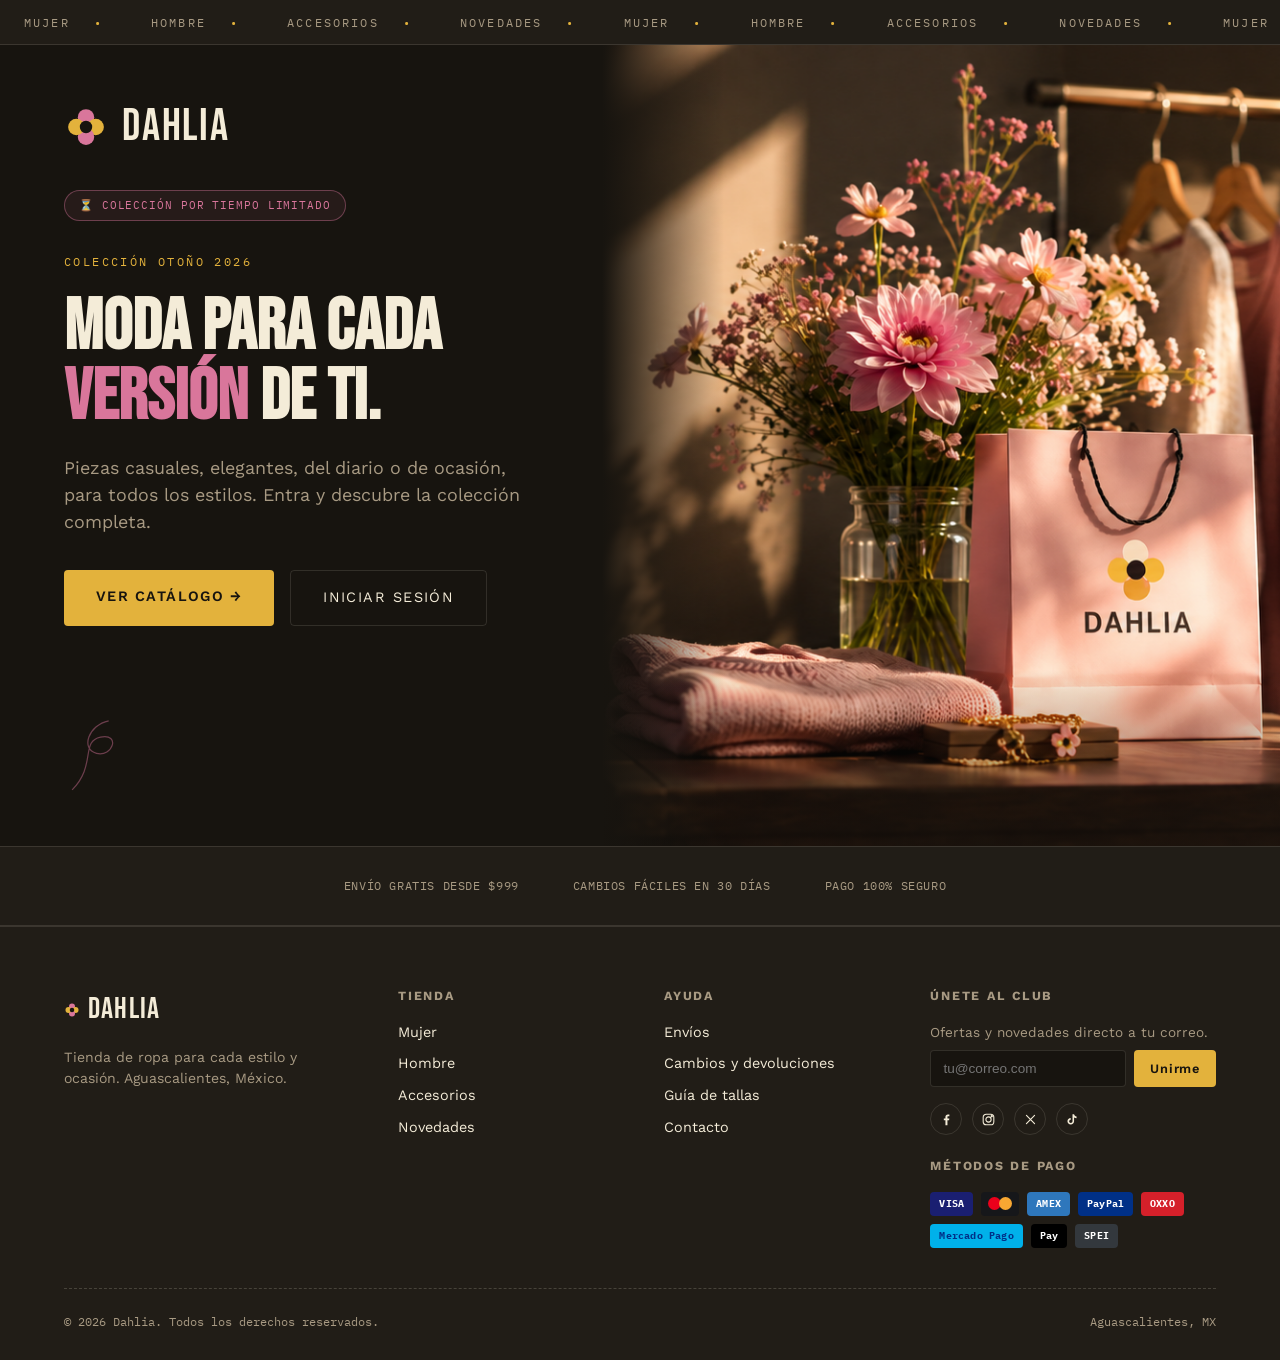
<file: index.html>
<!DOCTYPE html>
<html lang="es">
<head>
<meta charset="UTF-8">
<meta name="viewport" content="width=device-width, initial-scale=1.0">
<title>Dahlia — Bienvenid@</title>
<link rel="preconnect" href="https://fonts.googleapis.com">
<link rel="preconnect" href="https://fonts.gstatic.com" crossorigin>
<link href="https://fonts.googleapis.com/css2?family=Bebas+Neue&family=Work+Sans:wght@400;500;600&family=IBM+Plex+Mono:wght@500&display=swap" rel="stylesheet">
<link rel="stylesheet" href="style.css">
</head>
<body>

  <div class="marquee" aria-hidden="true">
    <div class="marquee-track">
      <span>Mujer</span><span>Hombre</span><span>Accesorios</span><span>Novedades</span>
      <span>Mujer</span><span>Hombre</span><span>Accesorios</span><span>Novedades</span>
      <span>Mujer</span><span>Hombre</span><span>Accesorios</span><span>Novedades</span>
      <span>Mujer</span><span>Hombre</span><span>Accesorios</span><span>Novedades</span>
    </div>
  </div>

  <main class="landing landing--split">
    <div class="landing-content">
      <a href="index.html" class="landing-logo">
        <svg width="30" height="30" viewBox="0 0 32 32" fill="none" xmlns="http://www.w3.org/2000/svg" aria-hidden="true"><circle cx="16" cy="9" r="6" fill="var(--dahlia)"/><circle cx="23" cy="16" r="6" fill="var(--gold)"/><circle cx="16" cy="23" r="6" fill="var(--dahlia)"/><circle cx="9" cy="16" r="6" fill="var(--gold)"/><circle cx="16" cy="16" r="4.5" fill="var(--bg)"/></svg>
        <span>DAHLIA</span>
      </a>

      <div class="landing-badges">
        <span class="urgency-badge">⏳ Colección por tiempo limitado</span>
        <span class="eyebrow">Colección Otoño 2026</span>
      </div>
      <h1>Moda para cada <em>versión</em> de ti.</h1>
      <p>Piezas casuales, elegantes, del diario o de ocasión, para todos los estilos. Entra y descubre la colección completa.</p>

      <div class="hero-ctas landing-ctas">
        <a href="inicio.html" class="btn btn-primary">Ver catálogo →</a>
        <a href="login.html" class="btn btn-ghost">Iniciar sesión</a>
      </div>

      <svg class="landing-doodle" viewBox="0 0 160 160" xmlns="http://www.w3.org/2000/svg" aria-hidden="true">
        <path d="M10 150 C 40 120, 20 90, 45 85 C 70 80, 60 110, 40 105 C 20 100, 30 70, 55 65" stroke="var(--dahlia)" stroke-width="1.5" fill="none" opacity="0.55"/>
      </svg>
    </div>
    <div class="landing-visual">
      <img src="img/landing.png" alt="Dahlia — tienda de ropa, bolsa de compras y prendas colgadas" class="landing-photo">
    </div>
  </main>

  <div class="benefits">
    <div class="wrap">
      <span class="benefit-item"><span class="benefit-icon"></span> Envío gratis desde $999</span>
      <span class="benefit-item"><span class="benefit-icon"></span> Cambios fáciles en 30 días</span>
      <span class="benefit-item"><span class="benefit-icon"></span> Pago 100% seguro</span>
    </div>
  </div>

  <footer>
    <div class="wrap">
      <div class="footer-grid">
        <div>
          <a href="index.html" class="logo"><svg class="logo-flower" width="16" height="16" viewBox="0 0 32 32" fill="none" xmlns="http://www.w3.org/2000/svg" aria-hidden="true"><circle cx="16" cy="9" r="6" fill="var(--dahlia)"/><circle cx="23" cy="16" r="6" fill="var(--gold)"/><circle cx="16" cy="23" r="6" fill="var(--dahlia)"/><circle cx="9" cy="16" r="6" fill="var(--gold)"/><circle cx="16" cy="16" r="4.5" fill="var(--bg)"/></svg>DAHLIA</a>
          <p style="color:var(--muted); margin-top:14px; font-size:0.88rem; max-width:260px;">
            Tienda de ropa para cada estilo y ocasión. Aguascalientes, México.
          </p>
        </div>
        <div>
          <h4>Tienda</h4>
          <ul>
            <li><a href="catalogo.html?cat=mujer">Mujer</a></li>
            <li><a href="catalogo.html?cat=hombre">Hombre</a></li>
            <li><a href="catalogo.html?cat=accesorios">Accesorios</a></li>
            <li><a href="catalogo.html?cat=novedades">Novedades</a></li>
          </ul>
        </div>
        <div>
          <h4>Ayuda</h4>
          <ul>
            <li><a href="#">Envíos</a></li>
            <li><a href="#">Cambios y devoluciones</a></li>
            <li><a href="guia-tallas.html">Guía de tallas</a></li>
            <li><a href="inicio.html#contacto">Contacto</a></li>
          </ul>
        </div>
        <div>
          <h4>Únete al club</h4>
          <p style="color:var(--muted); font-size:0.85rem; margin-bottom:6px;">Ofertas y novedades directo a tu correo.</p>
          <form class="newsletter" id="newsletterForm">
            <input type="text" id="newsletterEmail" placeholder="tu@correo.com" aria-label="Correo electrónico">
            <button type="submit">Unirme</button>
          </form>
          <p class="newsletter-msg" id="newsletterMsg" hidden></p>
          <div class="social-icons footer-social">
            <a href="#" class="social-icon social-icon--sm" aria-label="Facebook"><svg viewBox="0 0 24 24" fill="currentColor" aria-hidden="true"><path d="M13.5 21v-7.8h2.6l.4-3h-3V8.2c0-.87.24-1.46 1.5-1.46H16.6V4.1C16.3 4.06 15.3 4 14.2 4c-2.3 0-3.9 1.4-3.9 4v2.2H7.7v3h2.6V21h3.2z"/></svg></a>
            <a href="#" class="social-icon social-icon--sm" aria-label="Instagram"><svg viewBox="0 0 24 24" fill="none" stroke="currentColor" stroke-width="1.7" aria-hidden="true"><rect x="3.5" y="3.5" width="17" height="17" rx="5"/><circle cx="12" cy="12" r="4.2"/><circle cx="17.2" cy="6.8" r="1"/></svg></a>
            <a href="#" class="social-icon social-icon--sm" aria-label="Twitter"><svg viewBox="0 0 24 24" fill="none" stroke="currentColor" stroke-width="1.8" stroke-linecap="round" aria-hidden="true"><path d="M5.5 5.5l13 13M18.5 5.5l-13 13"/></svg></a>
            <a href="#" class="social-icon social-icon--sm" aria-label="TikTok"><svg viewBox="0 0 24 24" fill="currentColor" aria-hidden="true"><path d="M14.5 3.5c.4 2 1.9 3.5 4 3.8v2.6c-1.5-.05-2.9-.5-4-1.3v6.1c0 3-2.4 5.3-5.3 5.3S3.9 17.7 3.9 14.8c0-2.9 2.3-5.2 5.2-5.3v2.7c-1.4.1-2.5 1.3-2.5 2.6 0 1.5 1.2 2.7 2.7 2.7s2.7-1.2 2.7-2.7V3.5h2.5z"/></svg></a>
          </div>
          <div class="footer-payments">
            <h4>Métodos de pago</h4>
            <div class="payment-icons">
              <span class="payment-badge visa">VISA</span>
              <span class="payment-badge mastercard"><span class="mc-circle red"></span><span class="mc-circle yellow"></span></span>
              <span class="payment-badge amex">AMEX</span>
              <span class="payment-badge paypal">PayPal</span>
              <span class="payment-badge oxxo">OXXO</span>
              <span class="payment-badge mercadopago">Mercado Pago</span>
              <span class="payment-badge applepay"> Pay</span>
              <span class="payment-badge spei">SPEI</span>
            </div>
          </div>
        </div>
      </div>
      <div class="footer-bottom">
        <span>© 2026 Dahlia. Todos los derechos reservados.</span>
        <span>Aguascalientes, MX</span>
      </div>
    </div>
  </footer>

  <script src="auth.js"></script>
  <script src="script.js"></script>
</body>
</html>
</file>
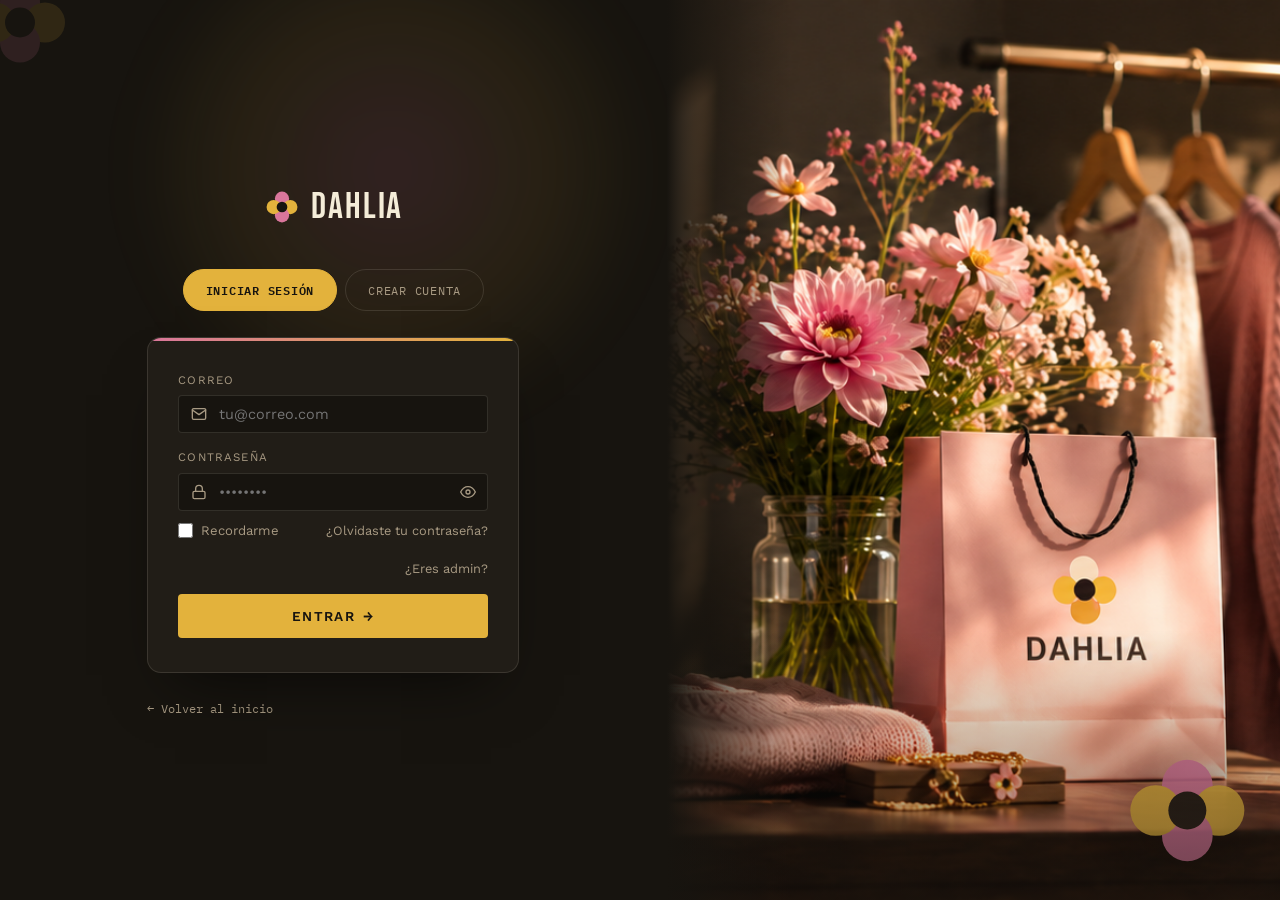
<file: admin.html>
<!DOCTYPE html>
<html lang="es">
<head>
<meta charset="UTF-8">
<meta name="viewport" content="width=device-width, initial-scale=1.0">
<title>Dahlia — Panel de administrador</title>
<link rel="preconnect" href="https://fonts.googleapis.com">
<link rel="preconnect" href="https://fonts.gstatic.com" crossorigin>
<link href="https://fonts.googleapis.com/css2?family=Bebas+Neue&family=Work+Sans:wght@400;500;600&family=IBM+Plex+Mono:wght@500&display=swap" rel="stylesheet">
<link rel="stylesheet" href="style.css">
</head>
<body>

  <header class="admin-topbar">
    <a href="inicio.html#inicio" class="logo"><svg class="logo-flower" width="16" height="16" viewBox="0 0 32 32" fill="none" xmlns="http://www.w3.org/2000/svg" aria-hidden="true"><circle cx="16" cy="9" r="6" fill="var(--dahlia)"/><circle cx="23" cy="16" r="6" fill="var(--gold)"/><circle cx="16" cy="23" r="6" fill="var(--dahlia)"/><circle cx="9" cy="16" r="6" fill="var(--gold)"/><circle cx="16" cy="16" r="4.5" fill="var(--bg)"/></svg>DAHLIA</a>
    <span class="admin-topbar-tag">Panel de administrador</span>
    <div class="admin-topbar-actions">
      <a href="inicio.html#inicio" class="btn btn-ghost btn-sm">Ver tienda</a>
      <button type="button" class="btn btn-ghost btn-sm" id="adminLogoutBtn">Cerrar sesión</button>
    </div>
  </header>

  <div class="admin-layout">
    <aside class="admin-sidebar">
      <nav class="admin-nav" id="adminNav">
        <button type="button" class="admin-nav-link active" data-view="resumen">Resumen</button>
        <button type="button" class="admin-nav-link" data-view="productos">Productos</button>
        <button type="button" class="admin-nav-link" data-view="pedidos">Pedidos</button>
        <button type="button" class="admin-nav-link" data-view="promociones">Descuentos</button>
        <button type="button" class="admin-nav-link" data-view="cupones">Cupones</button>
        <button type="button" class="admin-nav-link" data-view="subasta">Subasta</button>
      </nav>
    </aside>

    <main class="admin-main">

      <section class="admin-view active" id="view-resumen">
        <h1>Resumen</h1>
        <div class="admin-stats" id="adminStats"></div>
      </section>

      <section class="admin-view" id="view-productos">
        <div class="admin-view-head">
          <h1>Productos</h1>
          <button type="button" class="btn btn-primary" id="btnAddProduct">+ Agregar producto</button>
        </div>
        <div class="admin-table-wrap">
          <table class="admin-table">
            <thead>
              <tr><th></th><th>Nombre</th><th>SKU</th><th>Categoría</th><th>Precio</th><th>Stock</th><th>Etiquetas</th><th></th></tr>
            </thead>
            <tbody id="adminProductsBody"></tbody>
          </table>
        </div>
      </section>

      <section class="admin-view" id="view-pedidos">
        <h1>Pedidos</h1>
        <p class="admin-hint"></p>
        <div class="admin-table-wrap">
          <table class="admin-table">
            <thead><tr><th>Pedido</th><th>Cliente</th><th>Productos</th><th>Total</th><th>Estado</th></tr></thead>
            <tbody id="adminOrdersBody"></tbody>
          </table>
        </div>
      </section>

      <section class="admin-view" id="view-promociones">
        <div class="admin-view-head">
          <h1>Descuentos</h1>
          <button type="button" class="btn btn-primary" id="btnAddPromo">+ Agregar descuento</button>
        </div>
        <p class="admin-hint">Elige un producto, el porcentaje y la vigencia. También puedes marcar "Oferta" desde la sección Productos.</p>
        <p class="admin-hint" id="adminPromosEmpty" hidden>Todavía no tienes ninguna promoción configurada.</p>
        <div class="admin-table-wrap">
          <table class="admin-table">
            <thead><tr><th></th><th>Producto</th><th>Precio normal</th><th>% Descuento</th><th>Precio de oferta</th><th>Vigencia</th><th>Estado</th><th></th></tr></thead>
            <tbody id="adminPromosBody"></tbody>
          </table>
        </div>
      </section>

      <section class="admin-view" id="view-cupones">
        <div class="admin-view-head">
          <h1>Cupones</h1>
          <button type="button" class="btn btn-primary" id="btnAddCoupon">+ Agregar cupón</button>
        </div>
        <p class="admin-hint">Los cupones no cambian el precio de los productos (eso se hace en Descuentos). Son códigos que la clienta aplica en su carrito, solo con los productos que el cupón cubre.</p>
        <p class="admin-hint" id="adminCouponsEmpty" hidden>Todavía no tienes ningún cupón configurado.</p>
        <div class="admin-table-wrap">
          <table class="admin-table">
            <thead><tr><th>Código</th><th>Cupón</th><th>Descuento</th><th>Aplica a</th><th>Compra mín.</th><th>Vigencia</th><th>Estado</th><th></th></tr></thead>
            <tbody id="adminCouponsBody"></tbody>
          </table>
        </div>
      </section>

      <section class="admin-view" id="view-subasta">
        <div id="adminAuctionRoot"></div>
      </section>

    </main>
  </div>

  <script src="auth.js"></script>
  <script src="products.js"></script>
  <script src="coupons.js"></script>
  <script src="admin.js"></script>
  <script src="auction-core.js"></script>
  <script src="admin-subasta.js"></script>
</body>
</html>
</file>
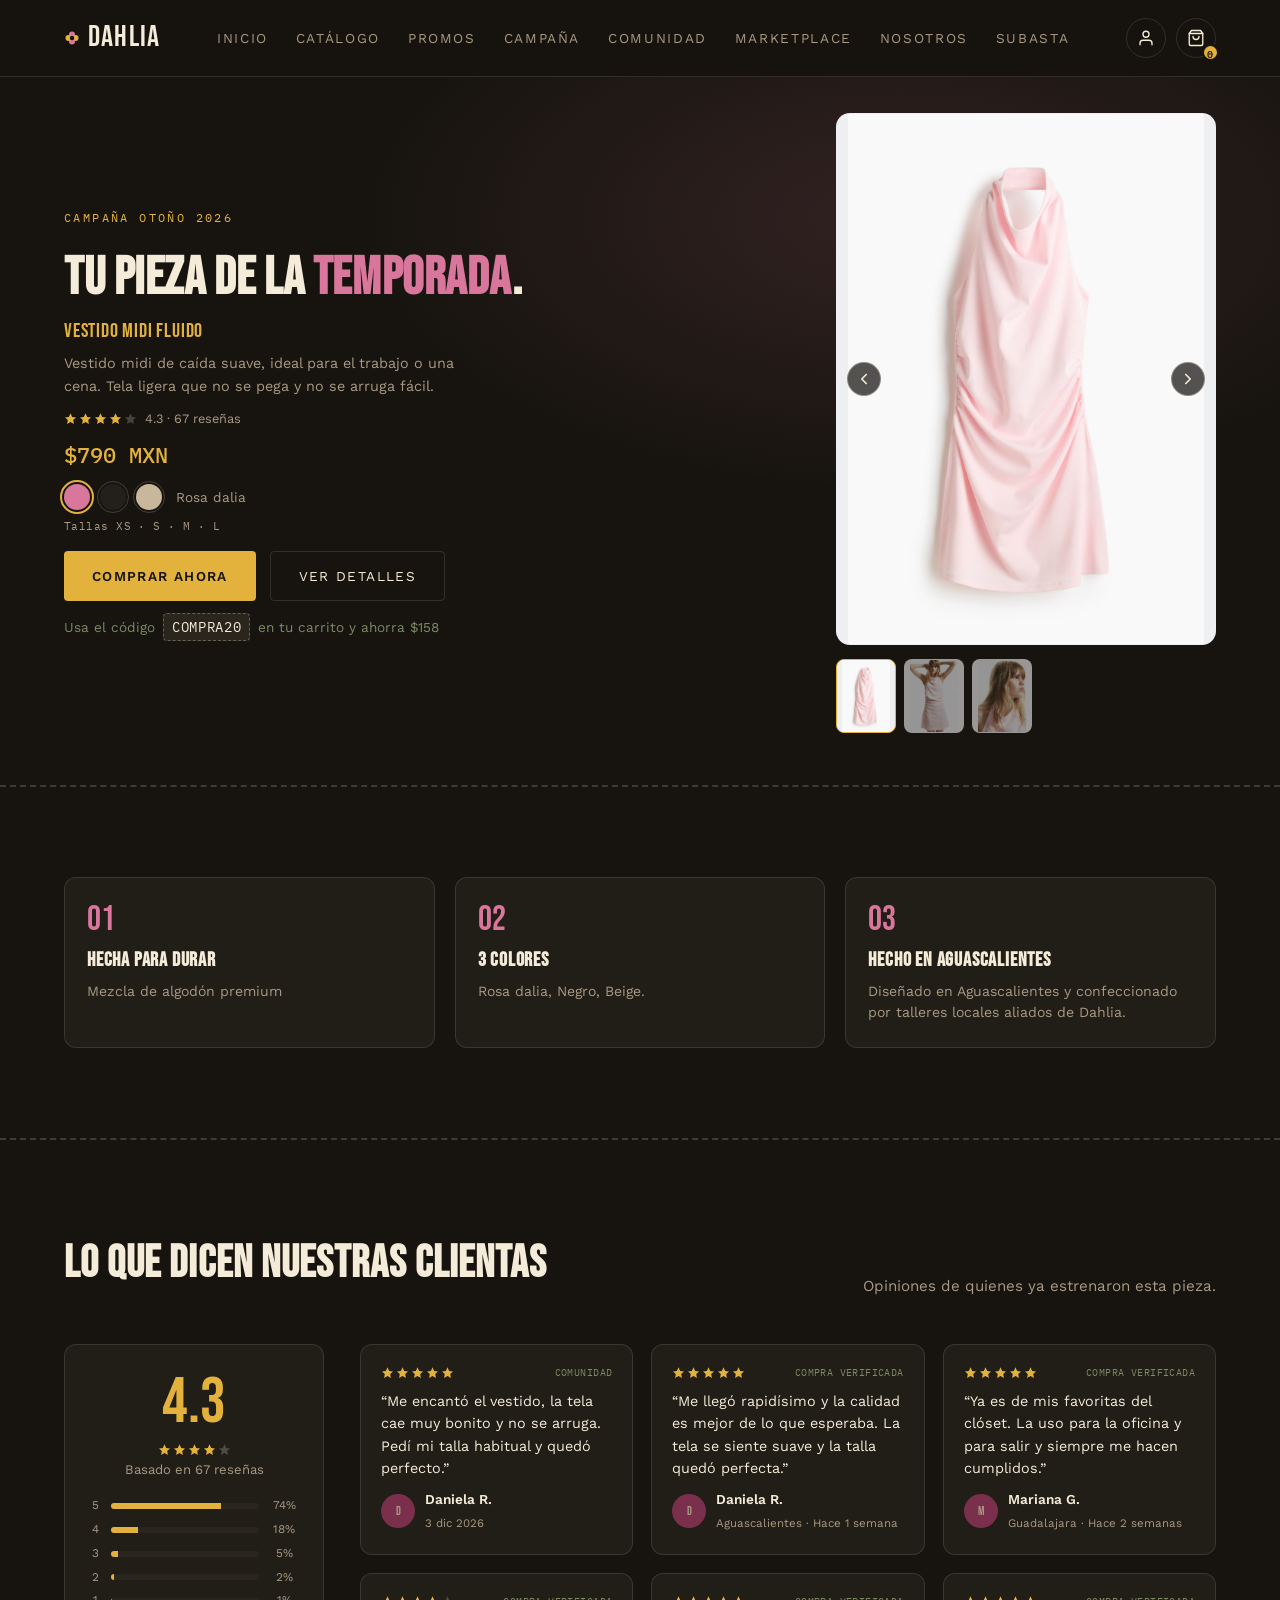
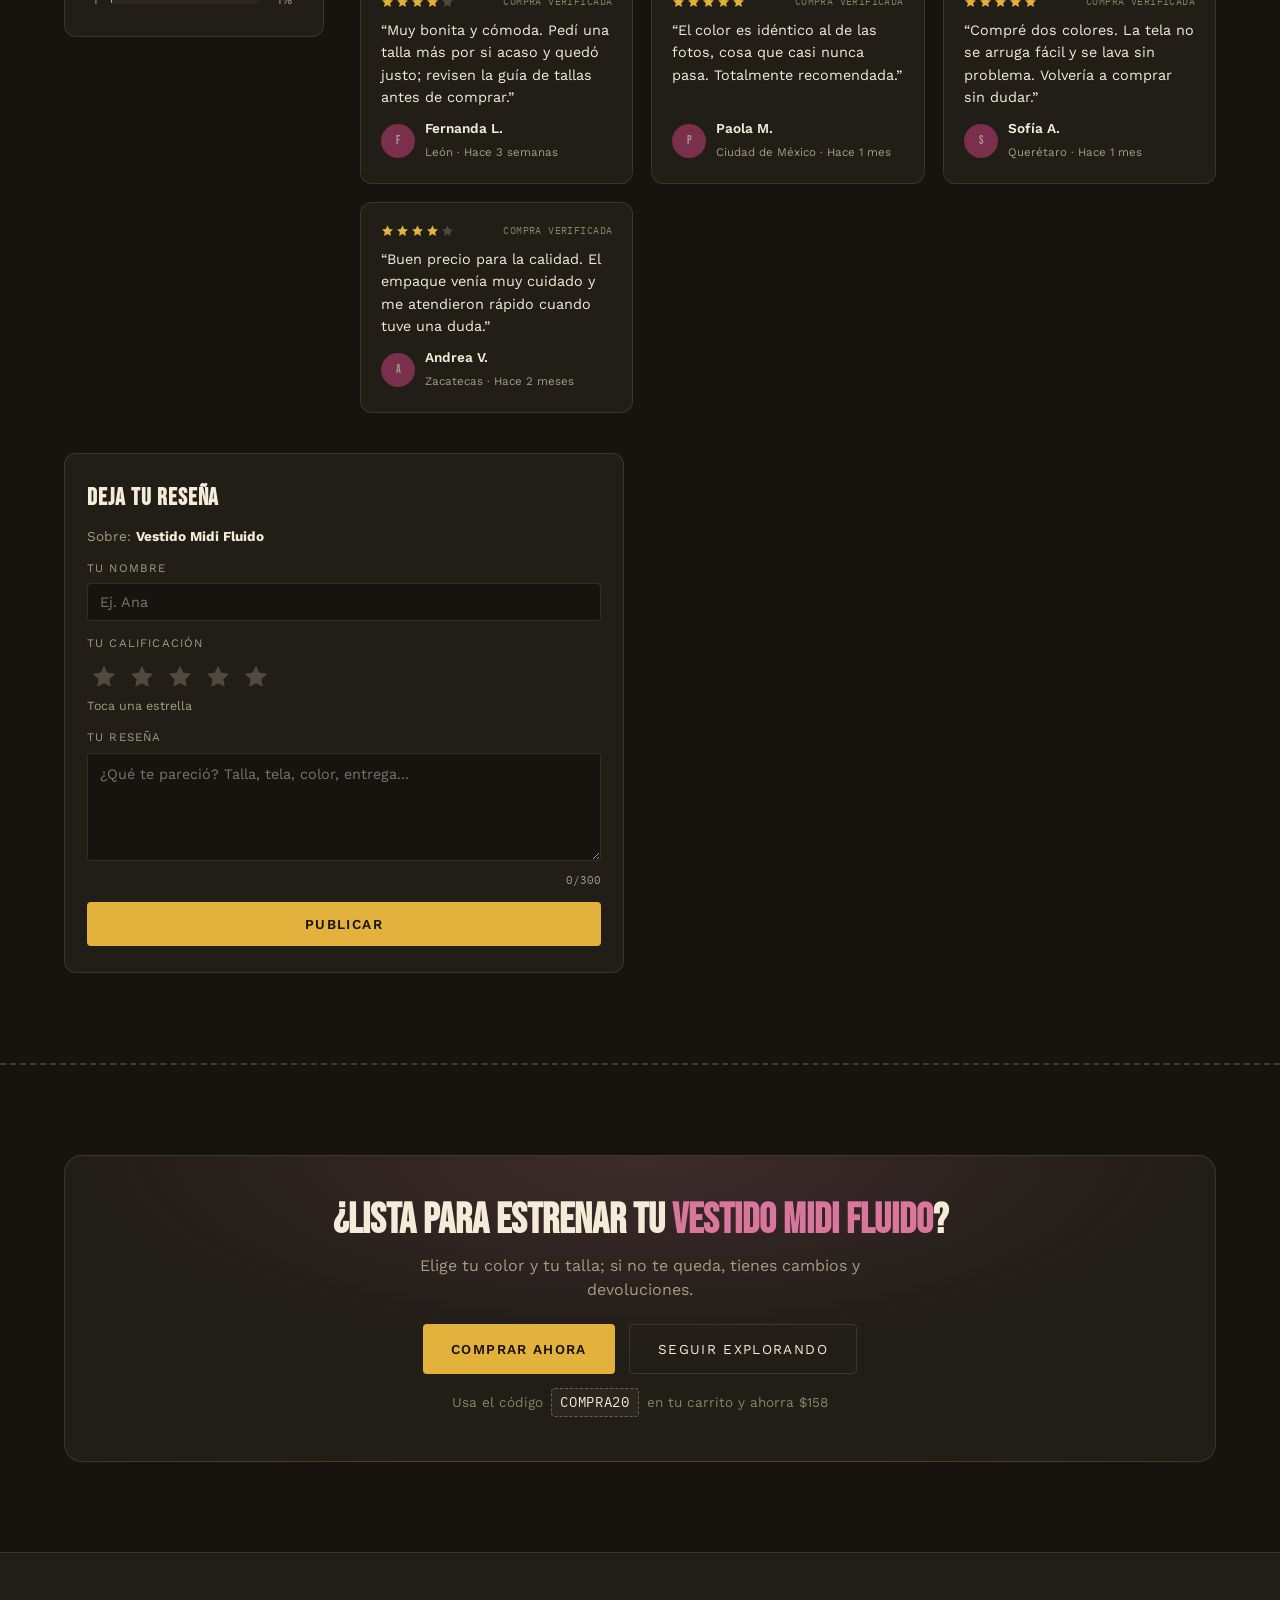
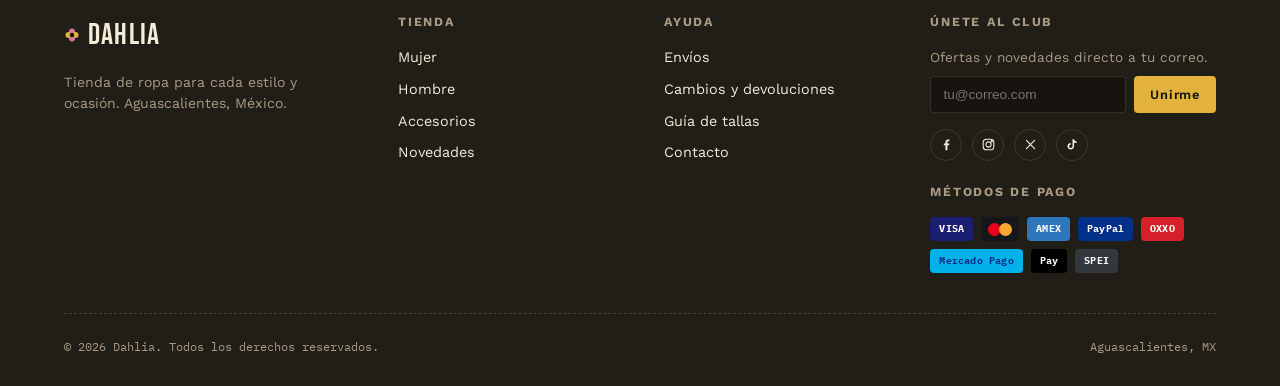
<file: campana.html>
<!DOCTYPE html>
<html lang="es">
<head>
<meta charset="UTF-8">
<meta name="viewport" content="width=device-width, initial-scale=1.0">
<title>Campaña — Dahlia</title>
<link rel="preconnect" href="https://fonts.googleapis.com">
<link rel="preconnect" href="https://fonts.gstatic.com" crossorigin>
<link href="https://fonts.googleapis.com/css2?family=Bebas+Neue&family=Work+Sans:wght@400;500;600&family=IBM+Plex+Mono:wght@500&display=swap" rel="stylesheet">
<link rel="stylesheet" href="style.css">
</head>
<body>

  <header class="site-header">
    <div class="wrap">
      <a href="inicio.html" class="logo"><svg class="logo-flower" width="16" height="16" viewBox="0 0 32 32" fill="none" xmlns="http://www.w3.org/2000/svg" aria-hidden="true"><circle cx="16" cy="9" r="6" fill="var(--dahlia)"/><circle cx="23" cy="16" r="6" fill="var(--gold)"/><circle cx="16" cy="23" r="6" fill="var(--dahlia)"/><circle cx="9" cy="16" r="6" fill="var(--gold)"/><circle cx="16" cy="16" r="4.5" fill="var(--bg)"/></svg>DAHLIA</a>
      <nav class="nav-links" id="navLinks">
        <a href="inicio.html">Inicio</a>
        <a href="catalogo.html">Catálogo</a>
        <a href="promos.html">Promos</a>
        <a href="campana.html" aria-current="page">Campaña</a>
        <a href="comunidad.html">Comunidad</a>
        <a href="marketplace.html">Marketplace</a>
        <a href="inicio.html#nosotros">Nosotros</a>
        <a href="subasta.html">Subasta</a>
      </nav>
      <div class="header-actions">
        <a href="login.html" id="navAuthLink" class="icon-btn" aria-label="Iniciar sesión" title="Iniciar sesión">
          <svg viewBox="0 0 24 24" fill="none" stroke="currentColor" stroke-width="1.8" stroke-linecap="round" stroke-linejoin="round" aria-hidden="true"><path d="M20 21v-2a4 4 0 0 0-4-4H8a4 4 0 0 0-4 4v2"/><circle cx="12" cy="7" r="4"/></svg>
        </a>
        <button class="cart-btn icon-btn" id="cartBtn" aria-label="Ver carrito">
          <svg viewBox="0 0 24 24" fill="none" stroke="currentColor" stroke-width="1.8" stroke-linecap="round" stroke-linejoin="round" aria-hidden="true"><path d="M6 2 3 6v14a2 2 0 0 0 2 2h14a2 2 0 0 0 2-2V6l-3-4Z"/><path d="M3 6h18"/><path d="M16 10a4 4 0 0 1-8 0"/></svg>
          <span class="cart-count" id="cartCount">0</span>
        </button>
        <button class="menu-toggle" id="menuToggle" aria-label="Abrir menú" aria-expanded="false">
          <span></span><span></span><span></span>
        </button>
      </div>
    </div>
  </header>

  <section class="campaign-hero">
    <div class="wrap" id="campaignHero"></div>
  </section>

  <hr class="stitch">

  <section class="section reveal" id="campaignFeatures">
    <div class="wrap">
      <div class="campaign-features" id="campaignFeaturesGrid"></div>
    </div>
  </section>

  <hr class="stitch">

  <section class="section reveal" id="resenas">
    <div class="wrap">
      <div class="section-head">
        <h2>Lo que dicen nuestras clientas</h2>
        <p>Opiniones de quienes ya estrenaron esta pieza.</p>
      </div>
      <div class="review-layout">
        <div class="review-summary" id="reviewSummary"></div>
        <div class="review-grid" id="reviewGrid"></div>
      </div>

      <div class="campaign-comment" id="campaignComment"></div>
    </div>
  </section>

  <hr class="stitch">

  <section class="section reveal">
    <div class="wrap">
      <div class="campaign-final" id="campaignFinal"></div>
    </div>
  </section>

  <footer>
    <div class="wrap">
      <div class="footer-grid">
        <div>
          <a href="inicio.html" class="logo"><svg class="logo-flower" width="16" height="16" viewBox="0 0 32 32" fill="none" xmlns="http://www.w3.org/2000/svg" aria-hidden="true"><circle cx="16" cy="9" r="6" fill="var(--dahlia)"/><circle cx="23" cy="16" r="6" fill="var(--gold)"/><circle cx="16" cy="23" r="6" fill="var(--dahlia)"/><circle cx="9" cy="16" r="6" fill="var(--gold)"/><circle cx="16" cy="16" r="4.5" fill="var(--bg)"/></svg>DAHLIA</a>
          <p style="color:var(--muted); margin-top:14px; font-size:0.88rem; max-width:260px;">
            Tienda de ropa para cada estilo y ocasión. Aguascalientes, México.
          </p>
        </div>
        <div>
          <h4>Tienda</h4>
          <ul>
            <li><a href="catalogo.html?cat=mujer">Mujer</a></li>
            <li><a href="catalogo.html?cat=hombre">Hombre</a></li>
            <li><a href="catalogo.html?cat=accesorios">Accesorios</a></li>
            <li><a href="catalogo.html?cat=novedades">Novedades</a></li>
          </ul>
        </div>
        <div>
          <h4>Ayuda</h4>
          <ul>
            <li><a href="#">Envíos</a></li>
            <li><a href="#">Cambios y devoluciones</a></li>
            <li><a href="guia-tallas.html">Guía de tallas</a></li>
            <li><a href="inicio.html#contacto">Contacto</a></li>
          </ul>
        </div>
        <div class="footer-col-last">
          <div id="newsletterClub">
            <h4>Únete al club</h4>
            <p style="color:var(--muted); font-size:0.85rem; margin-bottom:6px;">Ofertas y novedades directo a tu correo.</p>
            <form class="newsletter" id="newsletterForm">
              <input type="text" id="newsletterEmail" placeholder="tu@correo.com" aria-label="Correo electrónico">
              <button type="submit">Unirme</button>
            </form>
            <p class="newsletter-msg" id="newsletterMsg" hidden></p>
          </div>
          <div class="social-icons footer-social">
            <a href="#" class="social-icon social-icon--sm" aria-label="Facebook"><svg viewBox="0 0 24 24" fill="currentColor" aria-hidden="true"><path d="M13.5 21v-7.8h2.6l.4-3h-3V8.2c0-.87.24-1.46 1.5-1.46H16.6V4.1C16.3 4.06 15.3 4 14.2 4c-2.3 0-3.9 1.4-3.9 4v2.2H7.7v3h2.6V21h3.2z"/></svg></a>
            <a href="#" class="social-icon social-icon--sm" aria-label="Instagram"><svg viewBox="0 0 24 24" fill="none" stroke="currentColor" stroke-width="1.7" aria-hidden="true"><rect x="3.5" y="3.5" width="17" height="17" rx="5"/><circle cx="12" cy="12" r="4.2"/><circle cx="17.2" cy="6.8" r="1"/></svg></a>
            <a href="#" class="social-icon social-icon--sm" aria-label="Twitter"><svg viewBox="0 0 24 24" fill="none" stroke="currentColor" stroke-width="1.8" stroke-linecap="round" aria-hidden="true"><path d="M5.5 5.5l13 13M18.5 5.5l-13 13"/></svg></a>
            <a href="#" class="social-icon social-icon--sm" aria-label="TikTok"><svg viewBox="0 0 24 24" fill="currentColor" aria-hidden="true"><path d="M14.5 3.5c.4 2 1.9 3.5 4 3.8v2.6c-1.5-.05-2.9-.5-4-1.3v6.1c0 3-2.4 5.3-5.3 5.3S3.9 17.7 3.9 14.8c0-2.9 2.3-5.2 5.2-5.3v2.7c-1.4.1-2.5 1.3-2.5 2.6 0 1.5 1.2 2.7 2.7 2.7s2.7-1.2 2.7-2.7V3.5h2.5z"/></svg></a>
          </div>
          <div class="footer-payments">
            <h4>Métodos de pago</h4>
            <div class="payment-icons">
              <span class="payment-badge visa">VISA</span>
              <span class="payment-badge mastercard"><span class="mc-circle red"></span><span class="mc-circle yellow"></span></span>
              <span class="payment-badge amex">AMEX</span>
              <span class="payment-badge paypal">PayPal</span>
              <span class="payment-badge oxxo">OXXO</span>
              <span class="payment-badge mercadopago">Mercado Pago</span>
              <span class="payment-badge applepay"> Pay</span>
              <span class="payment-badge spei">SPEI</span>
            </div>
          </div>
        </div>
      </div>
      <div class="footer-bottom">
        <span>© 2026 Dahlia. Todos los derechos reservados.</span>
        <span>Aguascalientes, MX</span>
      </div>
    </div>
  </footer>

  <script src="auth.js"></script>
  <script src="products.js"></script>
  <script src="coupons.js"></script>
  <script src="script.js"></script>
  <script src="community-core.js"></script>
  <script src="campana.js"></script>
</body>
</html>
</file>
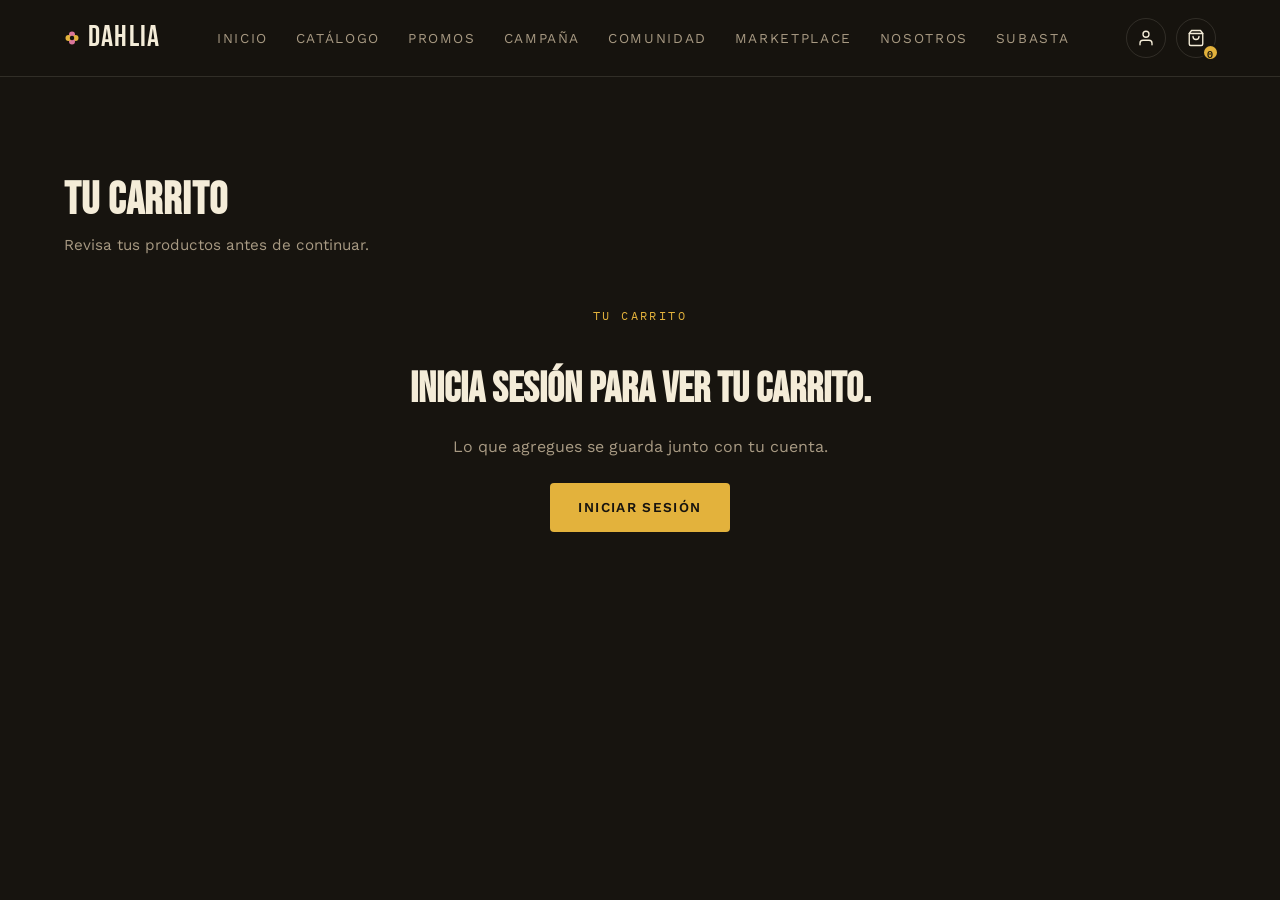
<file: carrito.html>
<!DOCTYPE html>
<html lang="es">
<head>
<meta charset="UTF-8">
<meta name="viewport" content="width=device-width, initial-scale=1.0">
<title>Dahlia — Mi carrito</title>
<link rel="preconnect" href="https://fonts.googleapis.com">
<link rel="preconnect" href="https://fonts.gstatic.com" crossorigin>
<link href="https://fonts.googleapis.com/css2?family=Bebas+Neue&family=Work+Sans:wght@400;500;600&family=IBM+Plex+Mono:wght@500&display=swap" rel="stylesheet">
<link rel="stylesheet" href="style.css">
</head>
<body>

  <header class="site-header">
    <div class="wrap">
      <a href="inicio.html#inicio" class="logo"><svg class="logo-flower" width="16" height="16" viewBox="0 0 32 32" fill="none" xmlns="http://www.w3.org/2000/svg" aria-hidden="true"><circle cx="16" cy="9" r="6" fill="var(--dahlia)"/><circle cx="23" cy="16" r="6" fill="var(--gold)"/><circle cx="16" cy="23" r="6" fill="var(--dahlia)"/><circle cx="9" cy="16" r="6" fill="var(--gold)"/><circle cx="16" cy="16" r="4.5" fill="var(--bg)"/></svg>DAHLIA</a>
      <nav class="nav-links" id="navLinks">
        <a href="inicio.html#inicio">Inicio</a>
        <a href="catalogo.html">Catálogo</a>
        <a href="promos.html">Promos</a>
        <a href="campana.html">Campaña</a>
        <a href="comunidad.html">Comunidad</a>
        <a href="marketplace.html">Marketplace</a>
        <a href="inicio.html#nosotros">Nosotros</a>
        <a href="subasta.html">Subasta</a>
      </nav>
      <div class="header-actions">
        <a href="login.html" id="navAuthLink" class="icon-btn" aria-label="Iniciar sesión" title="Iniciar sesión">
          <svg viewBox="0 0 24 24" fill="none" stroke="currentColor" stroke-width="1.8" stroke-linecap="round" stroke-linejoin="round" aria-hidden="true"><path d="M20 21v-2a4 4 0 0 0-4-4H8a4 4 0 0 0-4 4v2"/><circle cx="12" cy="7" r="4"/></svg>
        </a>
        <button class="cart-btn icon-btn" id="cartBtn" aria-label="Ver carrito">
          <svg viewBox="0 0 24 24" fill="none" stroke="currentColor" stroke-width="1.8" stroke-linecap="round" stroke-linejoin="round" aria-hidden="true"><path d="M6 2 3 6v14a2 2 0 0 0 2 2h14a2 2 0 0 0 2-2V6l-3-4Z"/><path d="M3 6h18"/><path d="M16 10a4 4 0 0 1-8 0"/></svg>
          <span class="cart-count" id="cartCount">0</span>
        </button>
        <button class="menu-toggle" id="menuToggle" aria-label="Abrir menú" aria-expanded="false">
          <span></span><span></span><span></span>
        </button>
      </div>
    </div>
  </header>

  <section class="section cart-page">
    <div class="wrap">
      <div class="section-head">
        <div>
          <h2>Tu carrito</h2>
          <p>Revisa tus productos antes de continuar.</p>
        </div>
      </div>
      <div id="cartRoot"></div>
    </div>
  </section>

  <script src="auth.js"></script>
  <script src="products.js"></script>
  <script src="coupons.js"></script>
  <script src="script.js"></script>
  <script src="orders-core.js"></script>
  <script src="checkout.js"></script>
  <script src="carrito.js"></script>
</body>
</html>
</file>
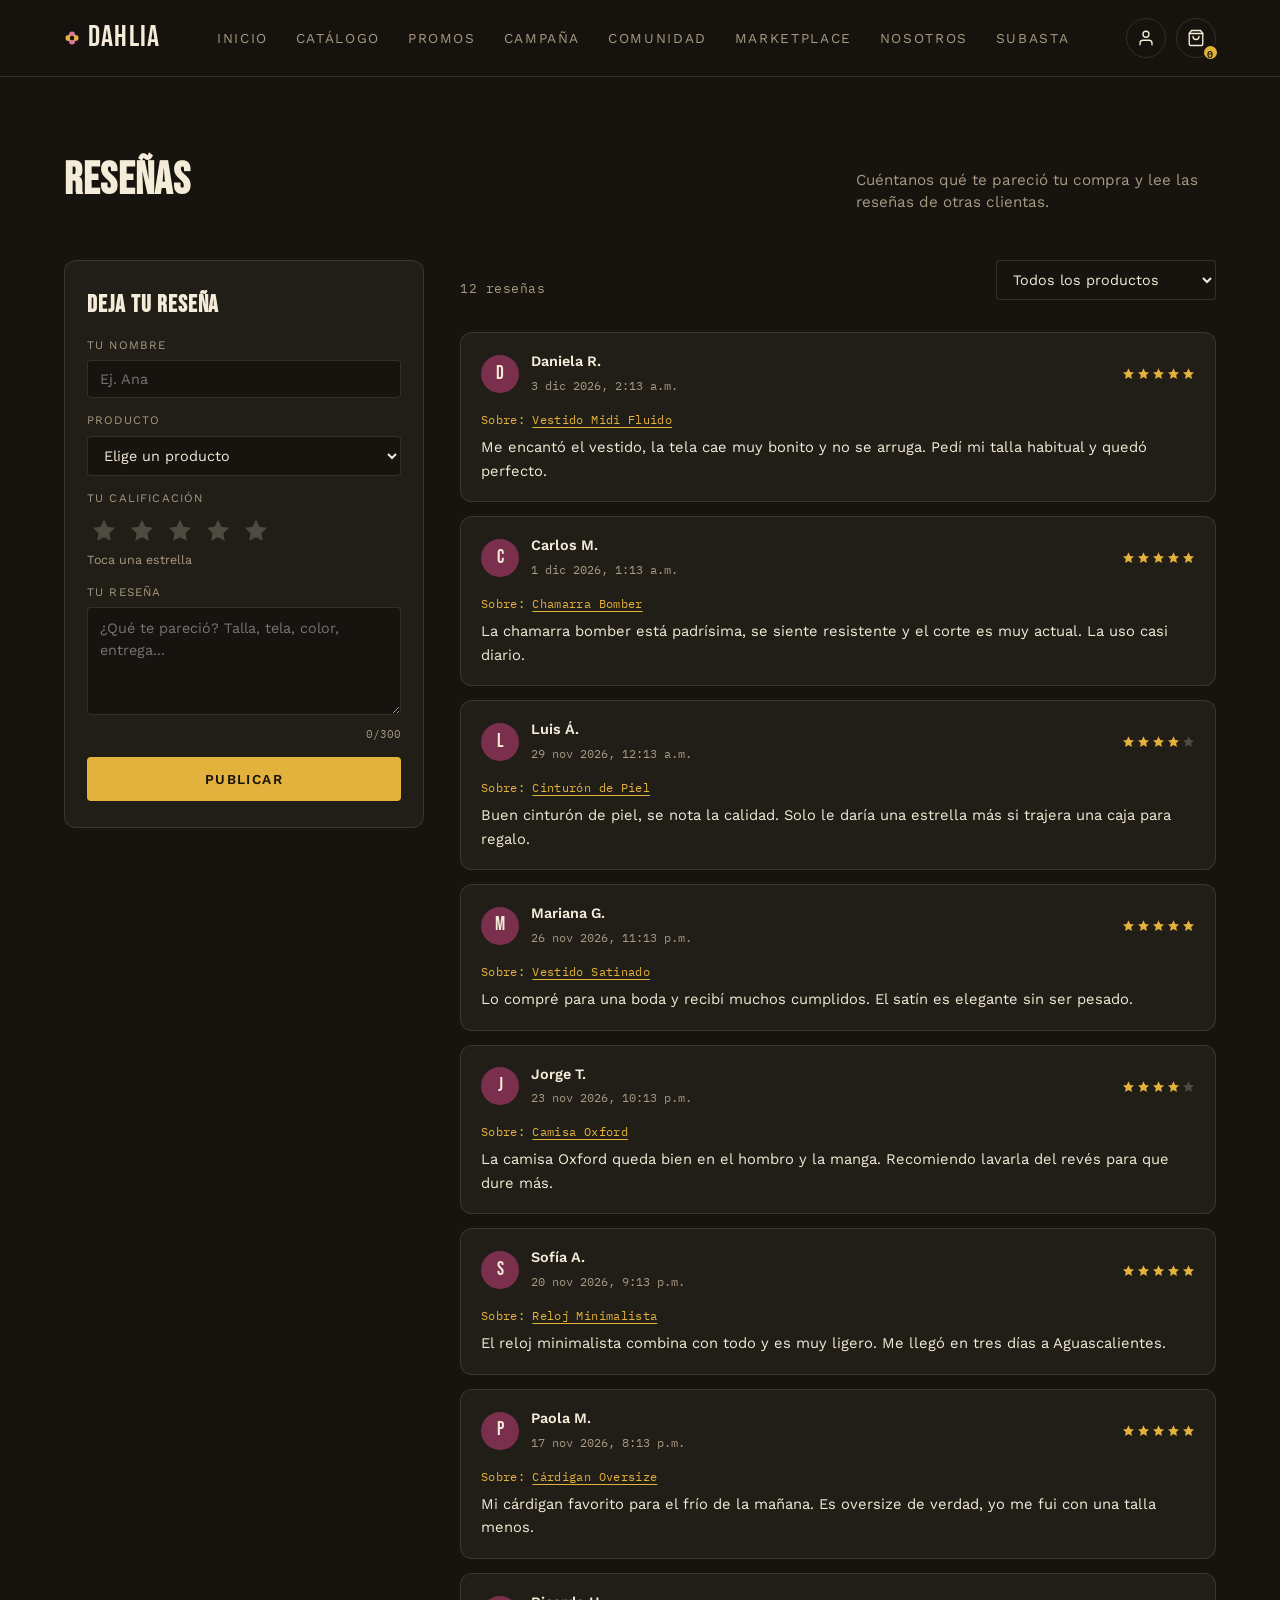
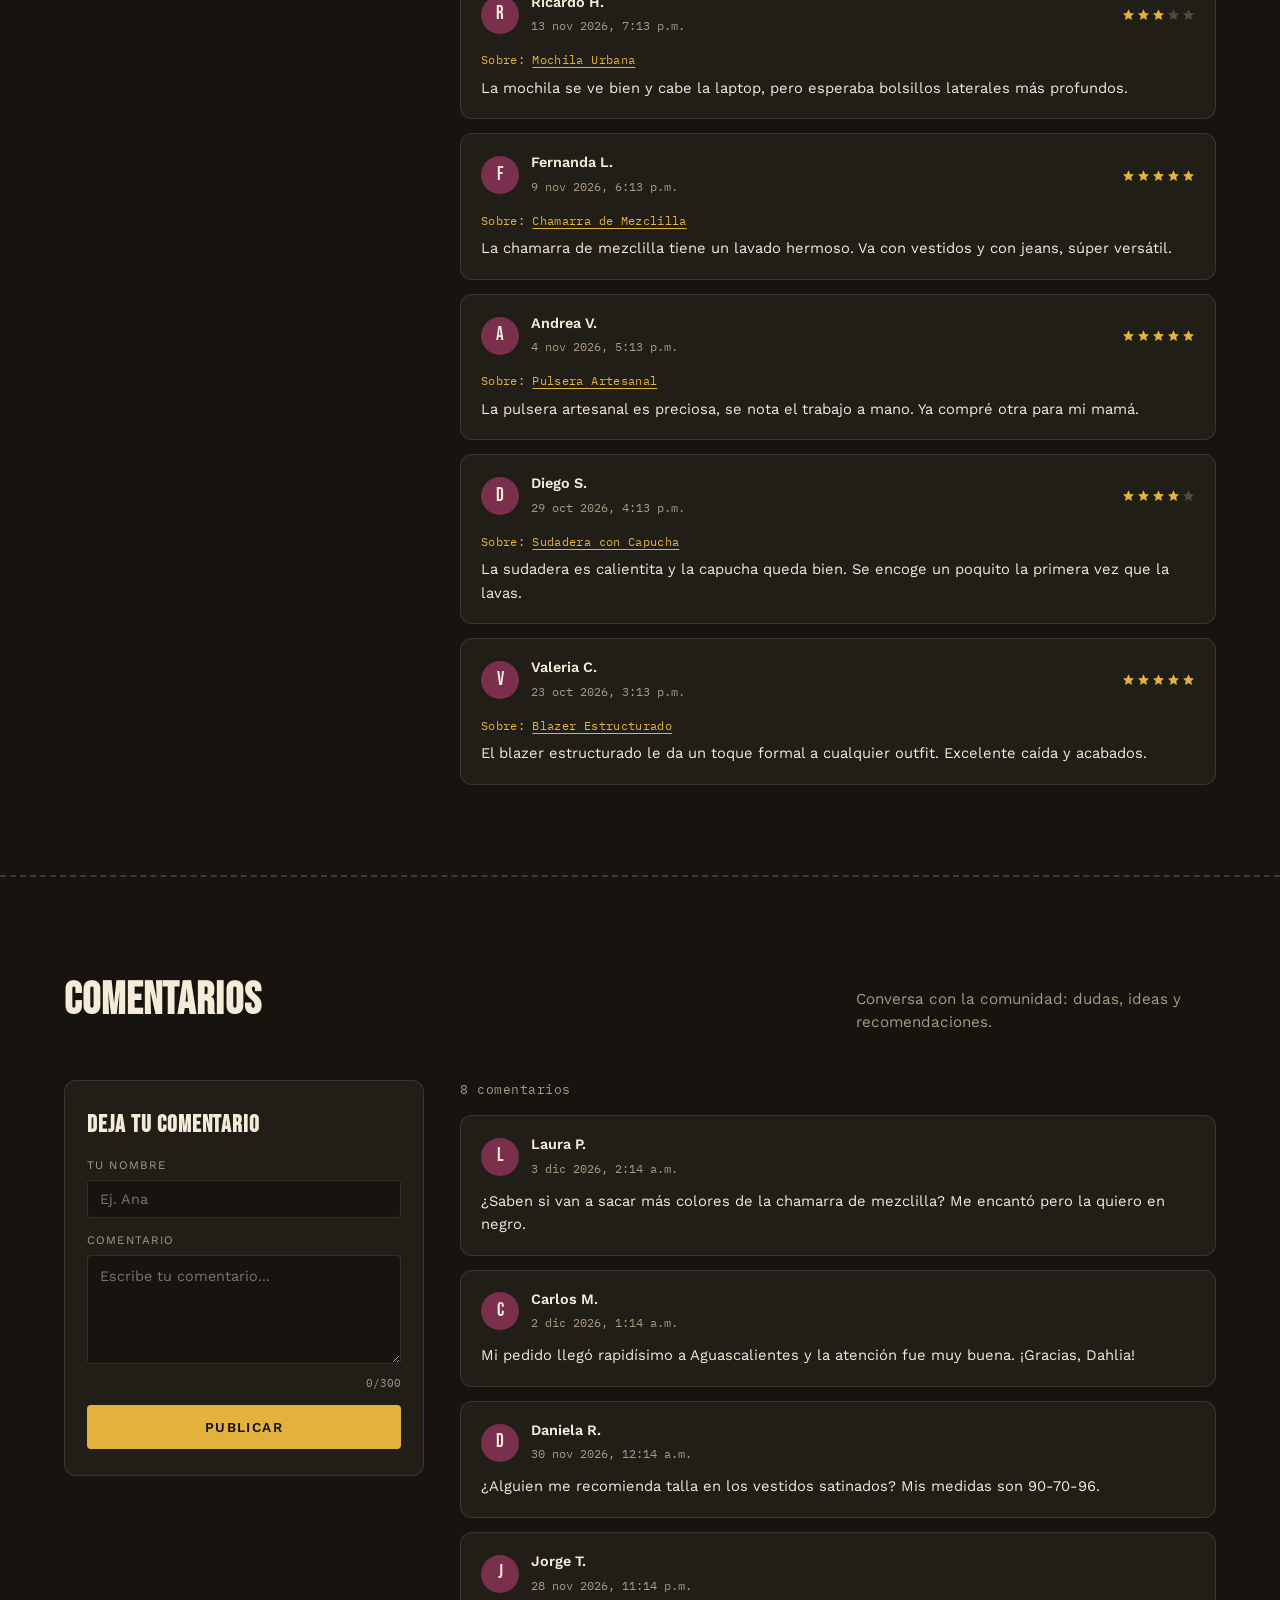
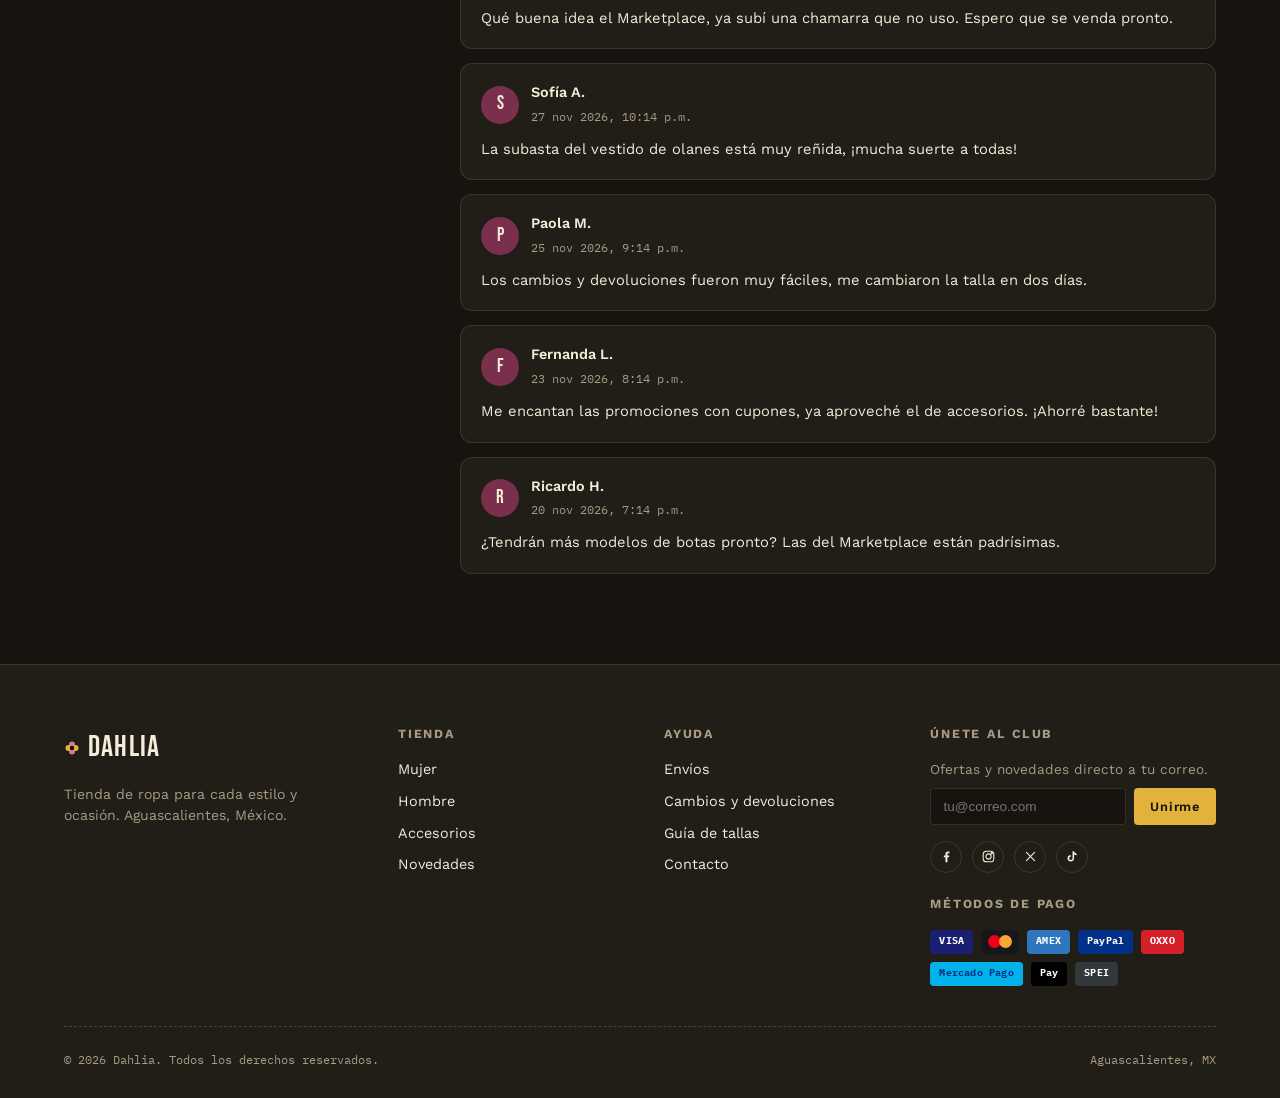
<file: comunidad.html>
<!DOCTYPE html>
<html lang="es">
<head>
<meta charset="UTF-8">
<meta name="viewport" content="width=device-width, initial-scale=1.0">
<title>Comunidad — Dahlia</title>
<link rel="preconnect" href="https://fonts.googleapis.com">
<link rel="preconnect" href="https://fonts.gstatic.com" crossorigin>
<link href="https://fonts.googleapis.com/css2?family=Bebas+Neue&family=Work+Sans:wght@400;500;600&family=IBM+Plex+Mono:wght@500&display=swap" rel="stylesheet">
<link rel="stylesheet" href="style.css">
</head>
<body>

  <header class="site-header">
    <div class="wrap">
      <a href="inicio.html" class="logo"><svg class="logo-flower" width="16" height="16" viewBox="0 0 32 32" fill="none" xmlns="http://www.w3.org/2000/svg" aria-hidden="true"><circle cx="16" cy="9" r="6" fill="var(--dahlia)"/><circle cx="23" cy="16" r="6" fill="var(--gold)"/><circle cx="16" cy="23" r="6" fill="var(--dahlia)"/><circle cx="9" cy="16" r="6" fill="var(--gold)"/><circle cx="16" cy="16" r="4.5" fill="var(--bg)"/></svg>DAHLIA</a>
      <nav class="nav-links" id="navLinks">
        <a href="inicio.html">Inicio</a>
        <a href="catalogo.html">Catálogo</a>
        <a href="promos.html">Promos</a>
        <a href="campana.html">Campaña</a>
        <a href="comunidad.html" aria-current="page">Comunidad</a>
        <a href="marketplace.html">Marketplace</a>
        <a href="inicio.html#nosotros">Nosotros</a>
        <a href="subasta.html">Subasta</a>
      </nav>
      <div class="header-actions">
        <a href="login.html" id="navAuthLink" class="icon-btn" aria-label="Iniciar sesión" title="Iniciar sesión">
          <svg viewBox="0 0 24 24" fill="none" stroke="currentColor" stroke-width="1.8" stroke-linecap="round" stroke-linejoin="round" aria-hidden="true"><path d="M20 21v-2a4 4 0 0 0-4-4H8a4 4 0 0 0-4 4v2"/><circle cx="12" cy="7" r="4"/></svg>
        </a>
        <button class="cart-btn icon-btn" id="cartBtn" aria-label="Ver carrito">
          <svg viewBox="0 0 24 24" fill="none" stroke="currentColor" stroke-width="1.8" stroke-linecap="round" stroke-linejoin="round" aria-hidden="true"><path d="M6 2 3 6v14a2 2 0 0 0 2 2h14a2 2 0 0 0 2-2V6l-3-4Z"/><path d="M3 6h18"/><path d="M16 10a4 4 0 0 1-8 0"/></svg>
          <span class="cart-count" id="cartCount">0</span>
        </button>
        <button class="menu-toggle" id="menuToggle" aria-label="Abrir menú" aria-expanded="false">
          <span></span><span></span><span></span>
        </button>
      </div>
    </div>
  </header>

  <section class="section community-page">
    <div class="wrap">
      <div class="section-head">
        <h2>Reseñas</h2>
        <p>Cuéntanos qué te pareció tu compra y lee las reseñas de otras clientas.</p>
      </div>

      <div class="community-layout">
        <form class="community-form" id="commentForm" novalidate>
          <h3>Deja tu reseña</h3>

          <div class="login-field" id="cmNameField">
            <label for="cmName">Tu nombre</label>
            <input type="text" id="cmName" maxlength="30" placeholder="Ej. Ana" autocomplete="name">
          </div>
          <p class="community-as" id="cmAs" hidden></p>

          <div class="login-field">
            <label for="cmProduct">Producto</label>
            <select id="cmProduct"></select>
          </div>

          <div class="login-field">
            <label id="cmStarsLabel">Tu calificación</label>
            <div class="star-picker" id="cmStars" role="radiogroup" aria-labelledby="cmStarsLabel"></div>
            <p class="star-picker-text" id="cmStarsText">Toca una estrella</p>
          </div>

          <div class="login-field">
            <label for="cmText">Tu reseña</label>
            <textarea id="cmText" rows="4" maxlength="300" placeholder="¿Qué te pareció? Talla, tela, color, entrega..."></textarea>
            <p class="community-counter"><span id="cmCount">0</span>/300</p>
          </div>

          <p class="community-error" id="cmError" role="alert" hidden></p>
          <button type="submit" class="btn btn-primary community-submit">Publicar</button>
        </form>

        <div class="community-feed">
          <div class="community-feed-head">
            <p class="community-total" id="cmTotal"></p>
            <div class="login-field community-filter">
              <label for="cmFilter" class="visually-hidden">Filtrar por producto</label>
              <select id="cmFilter"></select>
            </div>
          </div>
          <div class="comment-list" id="commentList"></div>
        </div>
      </div>
    </div>
  </section>

  <hr class="stitch">

  <section class="section community-posts" id="comentarios">
    <div class="wrap">
      <div class="section-head">
        <h2>Comentarios</h2>
        <p>Conversa con la comunidad: dudas, ideas y recomendaciones.</p>
      </div>

      <div class="community-layout">
        <form class="community-form" id="postForm" novalidate>
          <h3>Deja tu comentario</h3>
          <div class="login-field">
            <label for="pfAuthor">Tu nombre</label>
            <input type="text" id="pfAuthor" maxlength="30" placeholder="Ej. Ana" autocomplete="name">
          </div>
          <div class="login-field">
            <label for="pfText">Comentario</label>
            <textarea id="pfText" rows="4" maxlength="300" placeholder="Escribe tu comentario..."></textarea>
            <p class="community-counter"><span id="pfCount">0</span>/300</p>
          </div>
          <button type="submit" class="btn btn-primary community-submit">Publicar</button>
        </form>

        <div class="community-feed">
          <div class="community-feed-head">
            <p class="community-total" id="pfTotal"></p>
          </div>
          <div class="comment-list" id="postList"></div>
        </div>
      </div>
    </div>
  </section>

  <footer>
    <div class="wrap">
      <div class="footer-grid">
        <div>
          <a href="inicio.html" class="logo"><svg class="logo-flower" width="16" height="16" viewBox="0 0 32 32" fill="none" xmlns="http://www.w3.org/2000/svg" aria-hidden="true"><circle cx="16" cy="9" r="6" fill="var(--dahlia)"/><circle cx="23" cy="16" r="6" fill="var(--gold)"/><circle cx="16" cy="23" r="6" fill="var(--dahlia)"/><circle cx="9" cy="16" r="6" fill="var(--gold)"/><circle cx="16" cy="16" r="4.5" fill="var(--bg)"/></svg>DAHLIA</a>
          <p style="color:var(--muted); margin-top:14px; font-size:0.88rem; max-width:260px;">
            Tienda de ropa para cada estilo y ocasión. Aguascalientes, México.
          </p>
        </div>
        <div>
          <h4>Tienda</h4>
          <ul>
            <li><a href="catalogo.html?cat=mujer">Mujer</a></li>
            <li><a href="catalogo.html?cat=hombre">Hombre</a></li>
            <li><a href="catalogo.html?cat=accesorios">Accesorios</a></li>
            <li><a href="catalogo.html?cat=novedades">Novedades</a></li>
          </ul>
        </div>
        <div>
          <h4>Ayuda</h4>
          <ul>
            <li><a href="#">Envíos</a></li>
            <li><a href="#">Cambios y devoluciones</a></li>
            <li><a href="guia-tallas.html">Guía de tallas</a></li>
            <li><a href="inicio.html#contacto">Contacto</a></li>
          </ul>
        </div>
        <div class="footer-col-last">
          <div id="newsletterClub">
            <h4>Únete al club</h4>
            <p style="color:var(--muted); font-size:0.85rem; margin-bottom:6px;">Ofertas y novedades directo a tu correo.</p>
            <form class="newsletter" id="newsletterForm">
              <input type="text" id="newsletterEmail" placeholder="tu@correo.com" aria-label="Correo electrónico">
              <button type="submit">Unirme</button>
            </form>
            <p class="newsletter-msg" id="newsletterMsg" hidden></p>
          </div>
          <div class="social-icons footer-social">
            <a href="#" class="social-icon social-icon--sm" aria-label="Facebook"><svg viewBox="0 0 24 24" fill="currentColor" aria-hidden="true"><path d="M13.5 21v-7.8h2.6l.4-3h-3V8.2c0-.87.24-1.46 1.5-1.46H16.6V4.1C16.3 4.06 15.3 4 14.2 4c-2.3 0-3.9 1.4-3.9 4v2.2H7.7v3h2.6V21h3.2z"/></svg></a>
            <a href="#" class="social-icon social-icon--sm" aria-label="Instagram"><svg viewBox="0 0 24 24" fill="none" stroke="currentColor" stroke-width="1.7" aria-hidden="true"><rect x="3.5" y="3.5" width="17" height="17" rx="5"/><circle cx="12" cy="12" r="4.2"/><circle cx="17.2" cy="6.8" r="1"/></svg></a>
            <a href="#" class="social-icon social-icon--sm" aria-label="Twitter"><svg viewBox="0 0 24 24" fill="none" stroke="currentColor" stroke-width="1.8" stroke-linecap="round" aria-hidden="true"><path d="M5.5 5.5l13 13M18.5 5.5l-13 13"/></svg></a>
            <a href="#" class="social-icon social-icon--sm" aria-label="TikTok"><svg viewBox="0 0 24 24" fill="currentColor" aria-hidden="true"><path d="M14.5 3.5c.4 2 1.9 3.5 4 3.8v2.6c-1.5-.05-2.9-.5-4-1.3v6.1c0 3-2.4 5.3-5.3 5.3S3.9 17.7 3.9 14.8c0-2.9 2.3-5.2 5.2-5.3v2.7c-1.4.1-2.5 1.3-2.5 2.6 0 1.5 1.2 2.7 2.7 2.7s2.7-1.2 2.7-2.7V3.5h2.5z"/></svg></a>
          </div>
          <div class="footer-payments">
            <h4>Métodos de pago</h4>
            <div class="payment-icons">
              <span class="payment-badge visa">VISA</span>
              <span class="payment-badge mastercard"><span class="mc-circle red"></span><span class="mc-circle yellow"></span></span>
              <span class="payment-badge amex">AMEX</span>
              <span class="payment-badge paypal">PayPal</span>
              <span class="payment-badge oxxo">OXXO</span>
              <span class="payment-badge mercadopago">Mercado Pago</span>
              <span class="payment-badge applepay"> Pay</span>
              <span class="payment-badge spei">SPEI</span>
            </div>
          </div>
        </div>
      </div>
      <div class="footer-bottom">
        <span>© 2026 Dahlia. Todos los derechos reservados.</span>
        <span>Aguascalientes, MX</span>
      </div>
    </div>
  </footer>

  <script src="auth.js"></script>
  <script src="products.js"></script>
  <script src="coupons.js"></script>
  <script src="script.js"></script>
  <script src="community-core.js"></script>
  <script src="comunidad.js"></script>
</body>
</html>
</file>
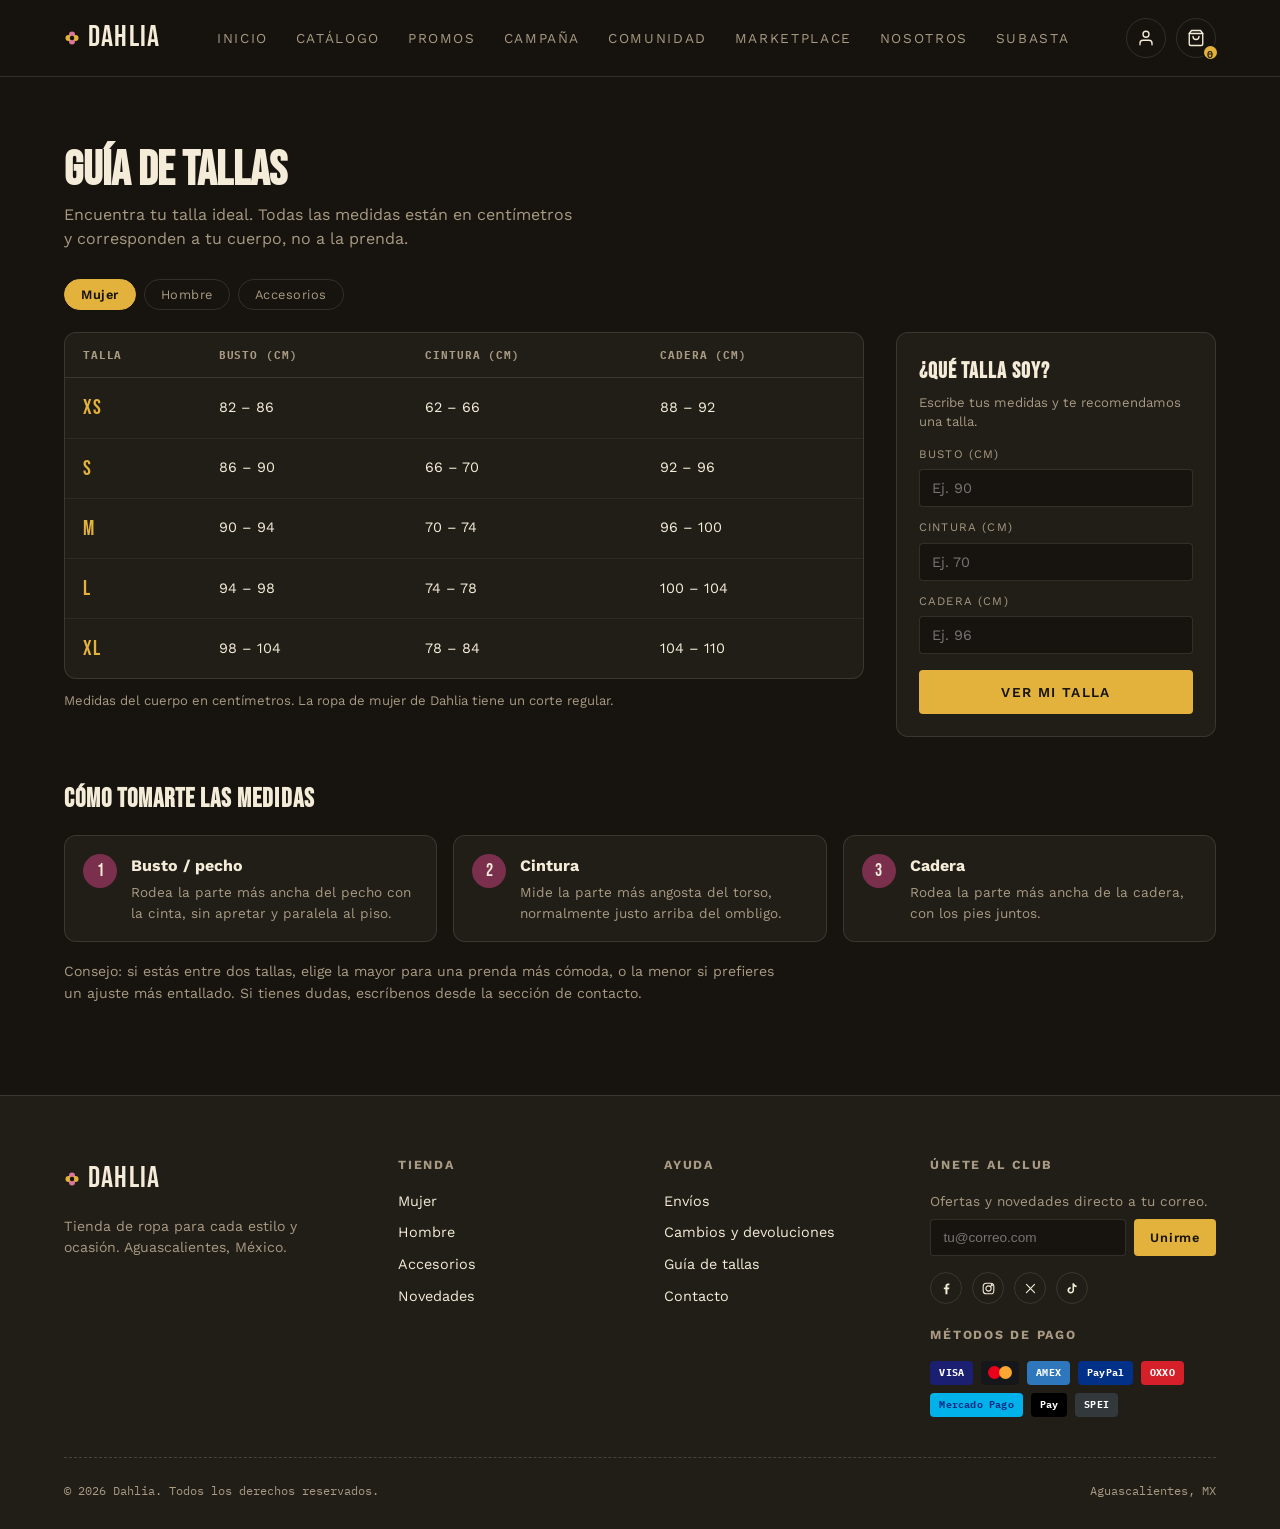
<file: guia-tallas.html>
<!DOCTYPE html>
<html lang="es">
<head>
<meta charset="UTF-8">
<meta name="viewport" content="width=device-width, initial-scale=1.0">
<title>Guía de tallas — Dahlia</title>
<link rel="preconnect" href="https://fonts.googleapis.com">
<link rel="preconnect" href="https://fonts.gstatic.com" crossorigin>
<link href="https://fonts.googleapis.com/css2?family=Bebas+Neue&family=Work+Sans:wght@400;500;600&family=IBM+Plex+Mono:wght@500&display=swap" rel="stylesheet">
<link rel="stylesheet" href="style.css">
</head>
<body>

  <header class="site-header">
    <div class="wrap">
      <a href="inicio.html" class="logo"><svg class="logo-flower" width="16" height="16" viewBox="0 0 32 32" fill="none" xmlns="http://www.w3.org/2000/svg" aria-hidden="true"><circle cx="16" cy="9" r="6" fill="var(--dahlia)"/><circle cx="23" cy="16" r="6" fill="var(--gold)"/><circle cx="16" cy="23" r="6" fill="var(--dahlia)"/><circle cx="9" cy="16" r="6" fill="var(--gold)"/><circle cx="16" cy="16" r="4.5" fill="var(--bg)"/></svg>DAHLIA</a>
      <nav class="nav-links" id="navLinks">
        <a href="inicio.html">Inicio</a>
        <a href="catalogo.html">Catálogo</a>
        <a href="promos.html">Promos</a>
        <a href="campana.html">Campaña</a>
        <a href="comunidad.html">Comunidad</a>
        <a href="marketplace.html">Marketplace</a>
        <a href="inicio.html#nosotros">Nosotros</a>
        <a href="subasta.html">Subasta</a>
      </nav>
      <div class="header-actions">
        <a href="login.html" id="navAuthLink" class="icon-btn" aria-label="Iniciar sesión" title="Iniciar sesión">
          <svg viewBox="0 0 24 24" fill="none" stroke="currentColor" stroke-width="1.8" stroke-linecap="round" stroke-linejoin="round" aria-hidden="true"><path d="M20 21v-2a4 4 0 0 0-4-4H8a4 4 0 0 0-4 4v2"/><circle cx="12" cy="7" r="4"/></svg>
        </a>
        <button class="cart-btn icon-btn" id="cartBtn" aria-label="Ver carrito">
          <svg viewBox="0 0 24 24" fill="none" stroke="currentColor" stroke-width="1.8" stroke-linecap="round" stroke-linejoin="round" aria-hidden="true"><path d="M6 2 3 6v14a2 2 0 0 0 2 2h14a2 2 0 0 0 2-2V6l-3-4Z"/><path d="M3 6h18"/><path d="M16 10a4 4 0 0 1-8 0"/></svg>
          <span class="cart-count" id="cartCount">0</span>
        </button>
        <button class="menu-toggle" id="menuToggle" aria-label="Abrir menú" aria-expanded="false">
          <span></span><span></span><span></span>
        </button>
      </div>
    </div>
  </header>

  <section class="section mk-page size-guide">
    <div class="wrap">
      <div class="mk-head">
        <div>
          <h2>Guía de tallas</h2>
          <p>Encuentra tu talla ideal. Todas las medidas están en centímetros y corresponden a tu cuerpo, no a la prenda.</p>
        </div>
      </div>

      <div class="mk-chips size-tabs" id="sizeTabs" role="tablist">
        <button type="button" class="mk-chip active" data-tab="mujer" role="tab">Mujer</button>
        <button type="button" class="mk-chip" data-tab="hombre" role="tab">Hombre</button>
        <button type="button" class="mk-chip" data-tab="accesorios" role="tab">Accesorios</button>
      </div>

      <div class="size-layout">
        <div class="size-main">
          <div class="size-table-wrap" id="sizeTableWrap"></div>
          <p class="size-note" id="sizeNote"></p>
        </div>

        <aside class="size-side">
          <div class="size-card" id="sizeCalc">
            <h3>¿Qué talla soy?</h3>
            <p class="size-card-sub">Escribe tus medidas y te recomendamos una talla.</p>
            <form id="sizeForm" novalidate>
              <div class="login-field"><label for="szBust" id="szBustLabel">Busto (cm)</label><input type="number" id="szBust" min="50" max="160" inputmode="numeric" placeholder="Ej. 90"></div>
              <div class="login-field"><label for="szWaist">Cintura (cm)</label><input type="number" id="szWaist" min="40" max="160" inputmode="numeric" placeholder="Ej. 70"></div>
              <div class="login-field"><label for="szHip">Cadera (cm)</label><input type="number" id="szHip" min="60" max="170" inputmode="numeric" placeholder="Ej. 96"></div>
              <button type="submit" class="btn btn-primary size-calc-btn">Ver mi talla</button>
            </form>
            <p class="size-result" id="sizeResult" role="status" hidden></p>
          </div>
        </aside>
      </div>

      <div class="size-measure">
        <h3>Cómo tomarte las medidas</h3>
        <div class="size-steps">
          <div class="size-step"><span>1</span><div><strong>Busto / pecho</strong><p>Rodea la parte más ancha del pecho con la cinta, sin apretar y paralela al piso.</p></div></div>
          <div class="size-step"><span>2</span><div><strong>Cintura</strong><p>Mide la parte más angosta del torso, normalmente justo arriba del ombligo.</p></div></div>
          <div class="size-step"><span>3</span><div><strong>Cadera</strong><p>Rodea la parte más ancha de la cadera, con los pies juntos.</p></div></div>
        </div>
        <p class="size-tip">Consejo: si estás entre dos tallas, elige la mayor para una prenda más cómoda, o la menor si prefieres un ajuste más entallado. Si tienes dudas, escríbenos desde la sección de contacto.</p>
      </div>
    </div>
  </section>

  <footer>
    <div class="wrap">
      <div class="footer-grid">
        <div>
          <a href="inicio.html" class="logo"><svg class="logo-flower" width="16" height="16" viewBox="0 0 32 32" fill="none" xmlns="http://www.w3.org/2000/svg" aria-hidden="true"><circle cx="16" cy="9" r="6" fill="var(--dahlia)"/><circle cx="23" cy="16" r="6" fill="var(--gold)"/><circle cx="16" cy="23" r="6" fill="var(--dahlia)"/><circle cx="9" cy="16" r="6" fill="var(--gold)"/><circle cx="16" cy="16" r="4.5" fill="var(--bg)"/></svg>DAHLIA</a>
          <p style="color:var(--muted); margin-top:14px; font-size:0.88rem; max-width:260px;">
            Tienda de ropa para cada estilo y ocasión. Aguascalientes, México.
          </p>
        </div>
        <div>
          <h4>Tienda</h4>
          <ul>
            <li><a href="catalogo.html?cat=mujer">Mujer</a></li>
            <li><a href="catalogo.html?cat=hombre">Hombre</a></li>
            <li><a href="catalogo.html?cat=accesorios">Accesorios</a></li>
            <li><a href="catalogo.html?cat=novedades">Novedades</a></li>
          </ul>
        </div>
        <div>
          <h4>Ayuda</h4>
          <ul>
            <li><a href="#">Envíos</a></li>
            <li><a href="#">Cambios y devoluciones</a></li>
            <li><a href="guia-tallas.html">Guía de tallas</a></li>
            <li><a href="inicio.html#contacto">Contacto</a></li>
          </ul>
        </div>
        <div class="footer-col-last">
          <div id="newsletterClub">
            <h4>Únete al club</h4>
            <p style="color:var(--muted); font-size:0.85rem; margin-bottom:6px;">Ofertas y novedades directo a tu correo.</p>
            <form class="newsletter" id="newsletterForm">
              <input type="text" id="newsletterEmail" placeholder="tu@correo.com" aria-label="Correo electrónico">
              <button type="submit">Unirme</button>
            </form>
            <p class="newsletter-msg" id="newsletterMsg" hidden></p>
          </div>
          <div class="social-icons footer-social">
            <a href="#" class="social-icon social-icon--sm" aria-label="Facebook"><svg viewBox="0 0 24 24" fill="currentColor" aria-hidden="true"><path d="M13.5 21v-7.8h2.6l.4-3h-3V8.2c0-.87.24-1.46 1.5-1.46H16.6V4.1C16.3 4.06 15.3 4 14.2 4c-2.3 0-3.9 1.4-3.9 4v2.2H7.7v3h2.6V21h3.2z"/></svg></a>
            <a href="#" class="social-icon social-icon--sm" aria-label="Instagram"><svg viewBox="0 0 24 24" fill="none" stroke="currentColor" stroke-width="1.7" aria-hidden="true"><rect x="3.5" y="3.5" width="17" height="17" rx="5"/><circle cx="12" cy="12" r="4.2"/><circle cx="17.2" cy="6.8" r="1"/></svg></a>
            <a href="#" class="social-icon social-icon--sm" aria-label="Twitter"><svg viewBox="0 0 24 24" fill="none" stroke="currentColor" stroke-width="1.8" stroke-linecap="round" aria-hidden="true"><path d="M5.5 5.5l13 13M18.5 5.5l-13 13"/></svg></a>
            <a href="#" class="social-icon social-icon--sm" aria-label="TikTok"><svg viewBox="0 0 24 24" fill="currentColor" aria-hidden="true"><path d="M14.5 3.5c.4 2 1.9 3.5 4 3.8v2.6c-1.5-.05-2.9-.5-4-1.3v6.1c0 3-2.4 5.3-5.3 5.3S3.9 17.7 3.9 14.8c0-2.9 2.3-5.2 5.2-5.3v2.7c-1.4.1-2.5 1.3-2.5 2.6 0 1.5 1.2 2.7 2.7 2.7s2.7-1.2 2.7-2.7V3.5h2.5z"/></svg></a>
          </div>
          <div class="footer-payments">
            <h4>Métodos de pago</h4>
            <div class="payment-icons">
              <span class="payment-badge visa">VISA</span>
              <span class="payment-badge mastercard"><span class="mc-circle red"></span><span class="mc-circle yellow"></span></span>
              <span class="payment-badge amex">AMEX</span>
              <span class="payment-badge paypal">PayPal</span>
              <span class="payment-badge oxxo">OXXO</span>
              <span class="payment-badge mercadopago">Mercado Pago</span>
              <span class="payment-badge applepay"> Pay</span>
              <span class="payment-badge spei">SPEI</span>
            </div>
          </div>
        </div>
      </div>
      <div class="footer-bottom">
        <span>© 2026 Dahlia. Todos los derechos reservados.</span>
        <span>Aguascalientes, MX</span>
      </div>
    </div>
  </footer>

  <script src="auth.js"></script>
  <script src="products.js"></script>
  <script src="script.js"></script>
  <script src="guia-tallas.js"></script>
</body>
</html>
</file>
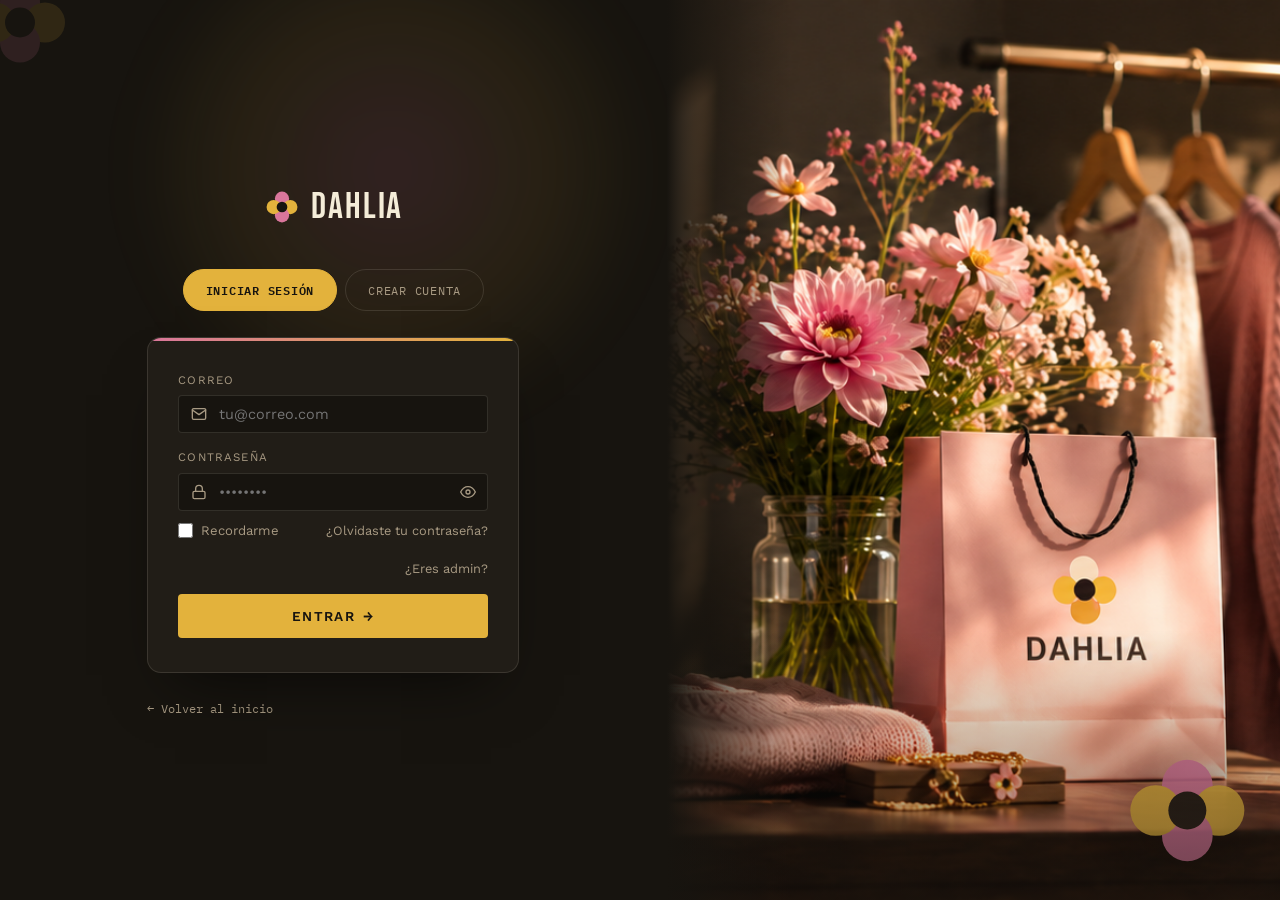
<file: login.html>
<!DOCTYPE html>
<html lang="es">
<head>
<meta charset="UTF-8">
<meta name="viewport" content="width=device-width, initial-scale=1.0">
<title>Dahlia — Iniciar sesión</title>
<link rel="preconnect" href="https://fonts.googleapis.com">
<link rel="preconnect" href="https://fonts.gstatic.com" crossorigin>
<link href="https://fonts.googleapis.com/css2?family=Bebas+Neue&family=Work+Sans:wght@400;500;600&family=IBM+Plex+Mono:wght@500&display=swap" rel="stylesheet">
<link rel="stylesheet" href="style.css">
</head>
<body>

  <main class="auth-split">
    <div class="auth-panel">
      <svg class="auth-doodle auth-doodle--tl" viewBox="0 0 120 120" xmlns="http://www.w3.org/2000/svg" aria-hidden="true">
        <circle cx="40" cy="26" r="16" fill="var(--dahlia)"/><circle cx="60" cy="42" r="16" fill="var(--gold)"/><circle cx="40" cy="58" r="16" fill="var(--dahlia)"/><circle cx="20" cy="42" r="16" fill="var(--gold)"/><circle cx="40" cy="42" r="12" fill="var(--bg)"/>
      </svg>

      <div class="wrap">
        <a href="index.html" class="landing-logo auth-logo">
          <svg width="30" height="30" viewBox="0 0 32 32" fill="none" xmlns="http://www.w3.org/2000/svg" aria-hidden="true"><circle cx="16" cy="9" r="6" fill="var(--dahlia)"/><circle cx="23" cy="16" r="6" fill="var(--gold)"/><circle cx="16" cy="23" r="6" fill="var(--dahlia)"/><circle cx="9" cy="16" r="6" fill="var(--gold)"/><circle cx="16" cy="16" r="4.5" fill="var(--bg)"/></svg>
          <span>DAHLIA</span>
        </a>

        <div class="auth-tabs">
          <button type="button" id="tabLogin" class="auth-tab active">Iniciar sesión</button>
          <button type="button" id="tabSignup" class="auth-tab">Crear cuenta</button>
        </div>

        <form class="auth-card auth-form active" id="loginForm">
          <div class="login-field">
            <label for="loginEmail">Correo</label>
            <div class="input-icon-wrap">
              <svg class="input-icon" viewBox="0 0 24 24" fill="none" stroke="currentColor" stroke-width="2" stroke-linecap="round" stroke-linejoin="round" aria-hidden="true"><rect x="2" y="4" width="20" height="16" rx="2"/><path d="M22 6l-10 7L2 6"/></svg>
              <input type="text" id="loginEmail" placeholder="tu@correo.com">
            </div>
          </div>
          <div class="login-field">
            <label for="loginPassword">Contraseña</label>
            <div class="input-icon-wrap has-toggle">
              <svg class="input-icon" viewBox="0 0 24 24" fill="none" stroke="currentColor" stroke-width="2" stroke-linecap="round" stroke-linejoin="round" aria-hidden="true"><rect x="3" y="11" width="18" height="11" rx="2"/><path d="M7 11V7a5 5 0 0 1 10 0v4"/></svg>
              <input type="password" id="loginPassword" placeholder="••••••••">
              <button type="button" class="input-toggle" data-toggle="loginPassword" aria-label="Mostrar contraseña">
                <svg class="icon-eye" viewBox="0 0 24 24" fill="none" stroke="currentColor" stroke-width="2" stroke-linecap="round" stroke-linejoin="round" aria-hidden="true"><path d="M1 12s4-8 11-8 11 8 11 8-4 8-11 8-11-8-11-8z"/><circle cx="12" cy="12" r="3"/></svg>
                <svg class="icon-eye-off" viewBox="0 0 24 24" fill="none" stroke="currentColor" stroke-width="2" stroke-linecap="round" stroke-linejoin="round" aria-hidden="true"><path d="M17.94 17.94A10.94 10.94 0 0 1 12 20c-7 0-11-8-11-8a18.5 18.5 0 0 1 5.06-5.94M9.9 4.24A10.94 10.94 0 0 1 12 4c7 0 11 8 11 8a18.5 18.5 0 0 1-2.16 3.19M14.12 14.12a3 3 0 1 1-4.24-4.24"/><path d="M1 1l22 22"/></svg>
              </button>
            </div>
          </div>
          <div class="login-extra-row">
            <label class="checkbox-field"><input type="checkbox"> Recordarme</label>
            <a href="#" class="link-muted">¿Olvidaste tu contraseña?</a>
          </div>
          <p class="login-admin-row"><a href="#" id="adminLoginLink" class="link-muted">¿Eres admin?</a></p>
          <button type="submit" class="btn btn-primary login-submit">Entrar <span class="arrow">→</span></button>
        </form>

        <form class="auth-card auth-form" id="signupForm">
          <div class="login-field">
            <label for="signupName">Nombre</label>
            <div class="input-icon-wrap">
              <svg class="input-icon" viewBox="0 0 24 24" fill="none" stroke="currentColor" stroke-width="2" stroke-linecap="round" stroke-linejoin="round" aria-hidden="true"><path d="M20 21v-2a4 4 0 0 0-4-4H8a4 4 0 0 0-4 4v2"/><circle cx="12" cy="7" r="4"/></svg>
              <input type="text" id="signupName" placeholder="Tu nombre">
            </div>
          </div>
          <div class="login-field">
            <label for="signupEmail">Correo</label>
            <div class="input-icon-wrap">
              <svg class="input-icon" viewBox="0 0 24 24" fill="none" stroke="currentColor" stroke-width="2" stroke-linecap="round" stroke-linejoin="round" aria-hidden="true"><rect x="2" y="4" width="20" height="16" rx="2"/><path d="M22 6l-10 7L2 6"/></svg>
              <input type="text" id="signupEmail" placeholder="tu@correo.com">
            </div>
          </div>
          <div class="form-row-2">
            <div class="login-field">
              <label for="signupPhone">Teléfono</label>
              <div class="input-icon-wrap">
                <svg class="input-icon" viewBox="0 0 24 24" fill="none" stroke="currentColor" stroke-width="2" stroke-linecap="round" stroke-linejoin="round" aria-hidden="true"><path d="M22 16.92v3a2 2 0 0 1-2.18 2 19.79 19.79 0 0 1-8.63-3.07 19.5 19.5 0 0 1-6-6 19.79 19.79 0 0 1-3.07-8.67A2 2 0 0 1 4.11 2h3a2 2 0 0 1 2 1.72c.12.9.34 1.79.65 2.65a2 2 0 0 1-.45 2.11L8.09 9.91a16 16 0 0 0 6 6l1.43-1.27a2 2 0 0 1 2.11-.45c.86.31 1.75.53 2.65.65A2 2 0 0 1 22 16.92z"/></svg>
                <input type="tel" id="signupPhone" placeholder="10 dígitos" inputmode="tel">
              </div>
            </div>
            <div class="login-field">
              <label for="signupBirthdate">Fecha de nacimiento</label>
              <div class="input-icon-wrap">
                <svg class="input-icon" viewBox="0 0 24 24" fill="none" stroke="currentColor" stroke-width="2" stroke-linecap="round" stroke-linejoin="round" aria-hidden="true"><rect x="3" y="4" width="18" height="18" rx="2"/><path d="M16 2v4"/><path d="M8 2v4"/><path d="M3 10h18"/></svg>
                <input type="date" id="signupBirthdate">
              </div>
            </div>
          </div>
          <div class="login-field">
            <label for="signupPassword">Contraseña</label>
            <div class="input-icon-wrap has-toggle">
              <svg class="input-icon" viewBox="0 0 24 24" fill="none" stroke="currentColor" stroke-width="2" stroke-linecap="round" stroke-linejoin="round" aria-hidden="true"><rect x="3" y="11" width="18" height="11" rx="2"/><path d="M7 11V7a5 5 0 0 1 10 0v4"/></svg>
              <input type="password" id="signupPassword" placeholder="••••••••">
              <button type="button" class="input-toggle" data-toggle="signupPassword" aria-label="Mostrar contraseña">
                <svg class="icon-eye" viewBox="0 0 24 24" fill="none" stroke="currentColor" stroke-width="2" stroke-linecap="round" stroke-linejoin="round" aria-hidden="true"><path d="M1 12s4-8 11-8 11 8 11 8-4 8-11 8-11-8-11-8z"/><circle cx="12" cy="12" r="3"/></svg>
                <svg class="icon-eye-off" viewBox="0 0 24 24" fill="none" stroke="currentColor" stroke-width="2" stroke-linecap="round" stroke-linejoin="round" aria-hidden="true"><path d="M17.94 17.94A10.94 10.94 0 0 1 12 20c-7 0-11-8-11-8a18.5 18.5 0 0 1 5.06-5.94M9.9 4.24A10.94 10.94 0 0 1 12 4c7 0 11 8 11 8a18.5 18.5 0 0 1-2.16 3.19M14.12 14.12a3 3 0 1 1-4.24-4.24"/><path d="M1 1l22 22"/></svg>
              </button>
            </div>
          </div>
          <button type="submit" class="btn btn-primary login-submit">Crear cuenta <span class="arrow">→</span></button>
          <p class="contact-msg" id="signupMsg" hidden></p>
        </form>

        <a href="index.html" class="auth-back">← Volver al inicio</a>
      </div>
    </div>

    <div class="auth-visual">
      <img src="img/landing.png" alt="Dahlia — flores, bolsa de compras y prendas colgadas" class="auth-photo">
      <svg class="auth-doodle auth-doodle--br" viewBox="0 0 120 120" xmlns="http://www.w3.org/2000/svg" aria-hidden="true">
        <circle cx="40" cy="26" r="16" fill="var(--dahlia)"/><circle cx="60" cy="42" r="16" fill="var(--gold)"/><circle cx="40" cy="58" r="16" fill="var(--dahlia)"/><circle cx="20" cy="42" r="16" fill="var(--gold)"/><circle cx="40" cy="42" r="12" fill="var(--bg)"/>
      </svg>
    </div>
  </main>

  <div class="modal-overlay" id="adminLoginModal">
    <div class="modal-panel" role="dialog" aria-modal="true" aria-labelledby="adminLoginTitle">
      <button type="button" class="modal-close" id="adminLoginClose" aria-label="Cerrar">
        <svg viewBox="0 0 24 24" fill="none" stroke="currentColor" stroke-width="2" stroke-linecap="round" stroke-linejoin="round" aria-hidden="true"><path d="M18 6 6 18"/><path d="M6 6l12 12"/></svg>
      </button>
      <h3 id="adminLoginTitle">Acceso de administrador</h3>
      <form id="adminLoginForm">
        <div class="login-field">
          <label for="adminLoginEmail">Correo</label>
          <input type="text" id="adminLoginEmail" placeholder="tu@correo.com">
        </div>
        <div class="login-field">
          <label for="adminLoginPassword">Contraseña</label>
          <input type="password" id="adminLoginPassword" placeholder="••••••••">
        </div>
        <button type="submit" class="btn btn-primary login-submit">Entrar como administrador</button>
      </form>
    </div>
  </div>

  <script src="auth.js"></script>
  <script src="login.js"></script>
</body>
</html>
</file>
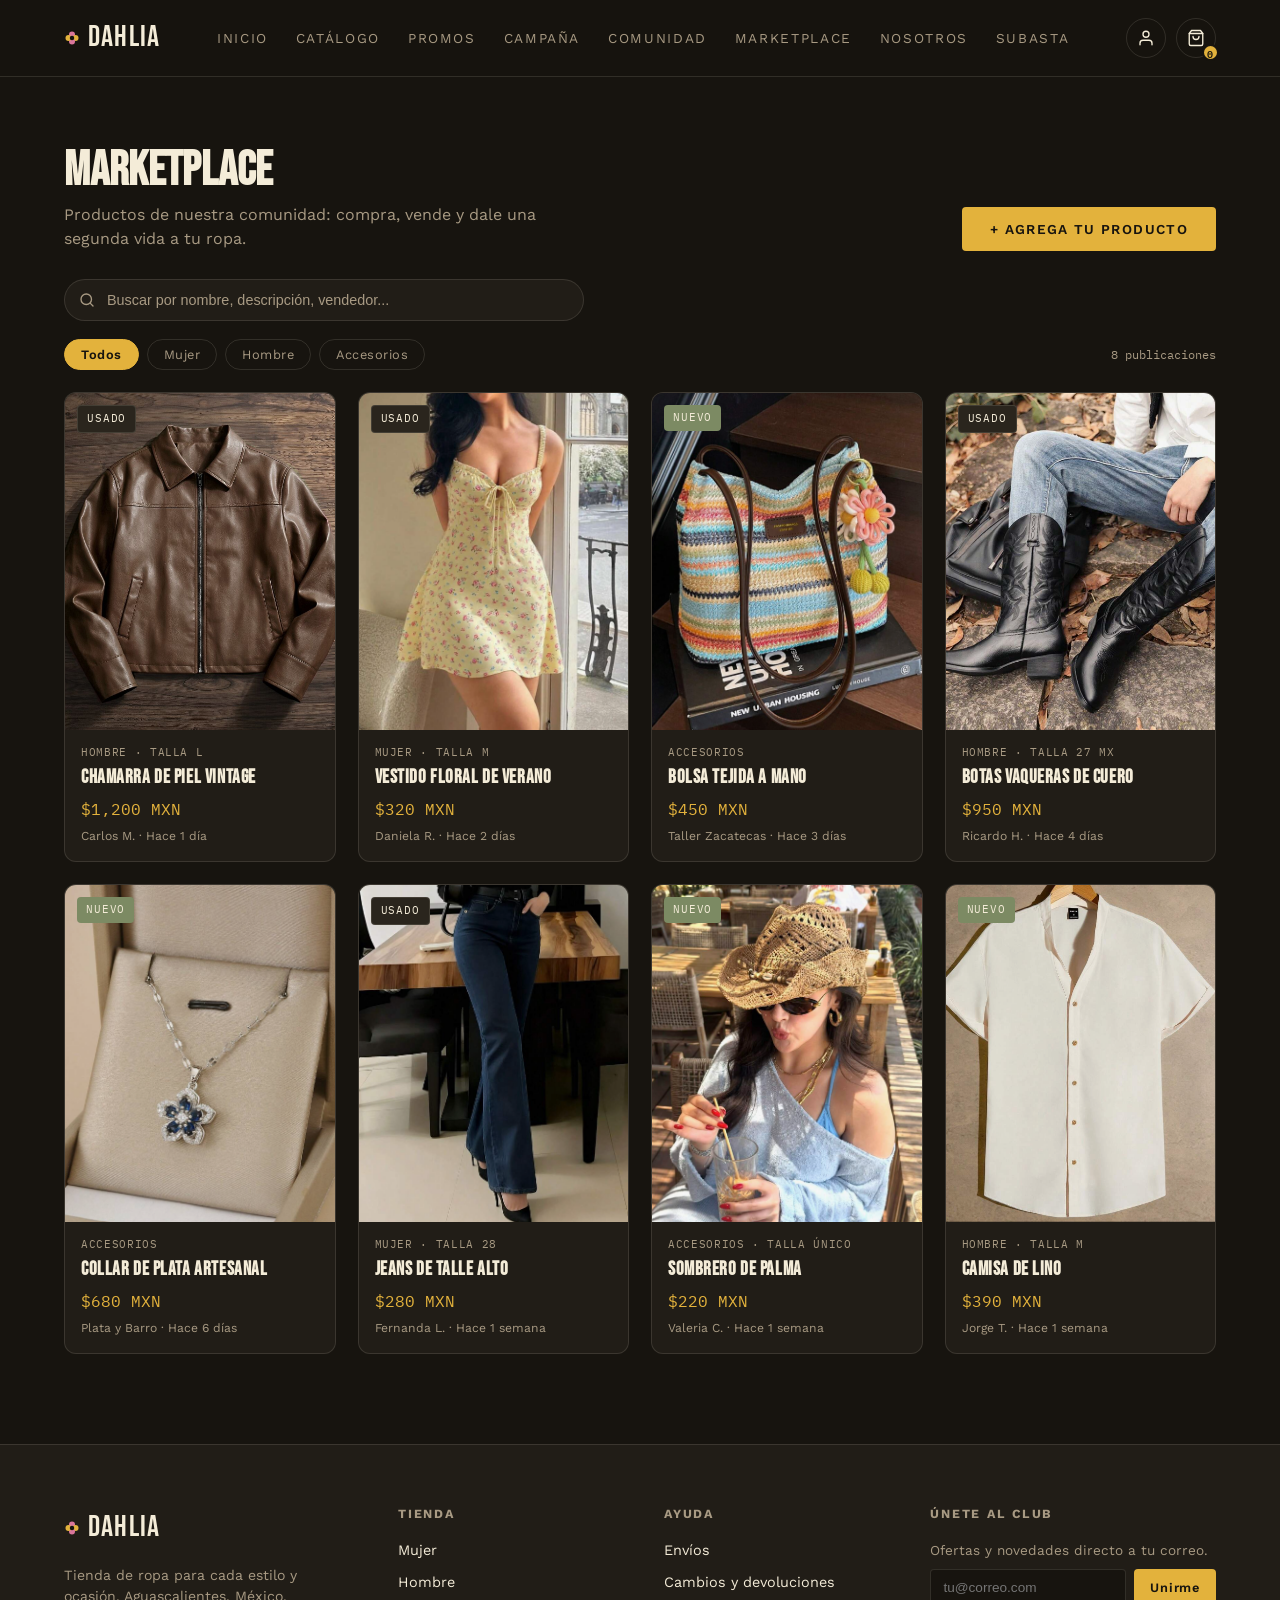
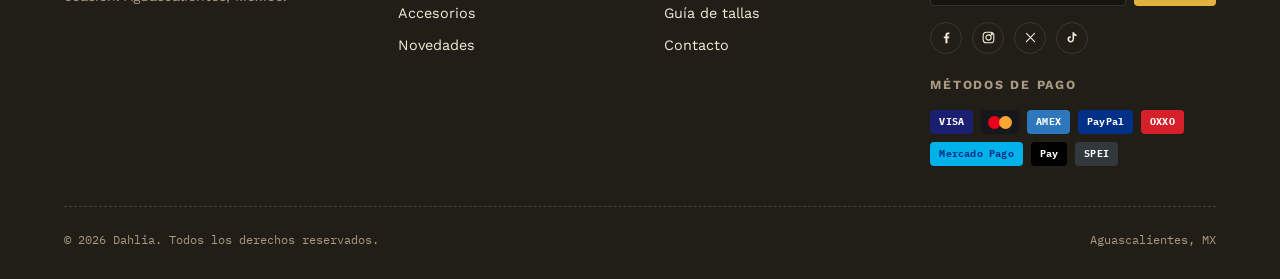
<file: marketplace.html>
<!DOCTYPE html>
<html lang="es">
<head>
<meta charset="UTF-8">
<meta name="viewport" content="width=device-width, initial-scale=1.0">
<title>Marketplace — Dahlia</title>
<link rel="preconnect" href="https://fonts.googleapis.com">
<link rel="preconnect" href="https://fonts.gstatic.com" crossorigin>
<link href="https://fonts.googleapis.com/css2?family=Bebas+Neue&family=Work+Sans:wght@400;500;600&family=IBM+Plex+Mono:wght@500&display=swap" rel="stylesheet">
<link rel="stylesheet" href="style.css">
</head>
<body>

  <header class="site-header">
    <div class="wrap">
      <a href="inicio.html" class="logo"><svg class="logo-flower" width="16" height="16" viewBox="0 0 32 32" fill="none" xmlns="http://www.w3.org/2000/svg" aria-hidden="true"><circle cx="16" cy="9" r="6" fill="var(--dahlia)"/><circle cx="23" cy="16" r="6" fill="var(--gold)"/><circle cx="16" cy="23" r="6" fill="var(--dahlia)"/><circle cx="9" cy="16" r="6" fill="var(--gold)"/><circle cx="16" cy="16" r="4.5" fill="var(--bg)"/></svg>DAHLIA</a>
      <nav class="nav-links" id="navLinks">
        <a href="inicio.html">Inicio</a>
        <a href="catalogo.html">Catálogo</a>
        <a href="promos.html">Promos</a>
        <a href="campana.html">Campaña</a>
        <a href="comunidad.html">Comunidad</a>
        <a href="marketplace.html" aria-current="page">Marketplace</a>
        <a href="inicio.html#nosotros">Nosotros</a>
        <a href="subasta.html">Subasta</a>
      </nav>
      <div class="header-actions">
        <a href="login.html" id="navAuthLink" class="icon-btn" aria-label="Iniciar sesión" title="Iniciar sesión">
          <svg viewBox="0 0 24 24" fill="none" stroke="currentColor" stroke-width="1.8" stroke-linecap="round" stroke-linejoin="round" aria-hidden="true"><path d="M20 21v-2a4 4 0 0 0-4-4H8a4 4 0 0 0-4 4v2"/><circle cx="12" cy="7" r="4"/></svg>
        </a>
        <button class="cart-btn icon-btn" id="cartBtn" aria-label="Ver carrito">
          <svg viewBox="0 0 24 24" fill="none" stroke="currentColor" stroke-width="1.8" stroke-linecap="round" stroke-linejoin="round" aria-hidden="true"><path d="M6 2 3 6v14a2 2 0 0 0 2 2h14a2 2 0 0 0 2-2V6l-3-4Z"/><path d="M3 6h18"/><path d="M16 10a4 4 0 0 1-8 0"/></svg>
          <span class="cart-count" id="cartCount">0</span>
        </button>
        <button class="menu-toggle" id="menuToggle" aria-label="Abrir menú" aria-expanded="false">
          <span></span><span></span><span></span>
        </button>
      </div>
    </div>
  </header>

  <section class="section mk-page">
    <div class="wrap">
      <div class="mk-head">
        <div>
          <h2>Marketplace</h2>
          <p>Productos de nuestra comunidad: compra, vende y dale una segunda vida a tu ropa.</p>
        </div>
        <button type="button" class="btn btn-primary" id="mkAddBtn">+ Agrega tu producto</button>
      </div>

      <div class="mk-search">
        <svg viewBox="0 0 24 24" fill="none" stroke="currentColor" stroke-width="1.8" stroke-linecap="round" stroke-linejoin="round" aria-hidden="true"><circle cx="11" cy="11" r="7"/><path d="m20 20-3.5-3.5"/></svg>
        <input type="search" id="mkSearch" placeholder="Buscar por nombre, descripción, vendedor..." autocomplete="off" aria-label="Buscar en el Marketplace">
        <button type="button" class="mk-search-clear" id="mkSearchClear" aria-label="Limpiar búsqueda" hidden>×</button>
      </div>

      <div class="mk-toolbar">
        <div class="mk-chips" id="mkFilters"></div>
        <p class="mk-count" id="mkCount"></p>
      </div>

      <div class="mk-grid" id="mkGrid"></div>
    </div>
  </section>

  <footer>
    <div class="wrap">
      <div class="footer-grid">
        <div>
          <a href="inicio.html" class="logo"><svg class="logo-flower" width="16" height="16" viewBox="0 0 32 32" fill="none" xmlns="http://www.w3.org/2000/svg" aria-hidden="true"><circle cx="16" cy="9" r="6" fill="var(--dahlia)"/><circle cx="23" cy="16" r="6" fill="var(--gold)"/><circle cx="16" cy="23" r="6" fill="var(--dahlia)"/><circle cx="9" cy="16" r="6" fill="var(--gold)"/><circle cx="16" cy="16" r="4.5" fill="var(--bg)"/></svg>DAHLIA</a>
          <p style="color:var(--muted); margin-top:14px; font-size:0.88rem; max-width:260px;">
            Tienda de ropa para cada estilo y ocasión. Aguascalientes, México.
          </p>
        </div>
        <div>
          <h4>Tienda</h4>
          <ul>
            <li><a href="catalogo.html?cat=mujer">Mujer</a></li>
            <li><a href="catalogo.html?cat=hombre">Hombre</a></li>
            <li><a href="catalogo.html?cat=accesorios">Accesorios</a></li>
            <li><a href="catalogo.html?cat=novedades">Novedades</a></li>
          </ul>
        </div>
        <div>
          <h4>Ayuda</h4>
          <ul>
            <li><a href="#">Envíos</a></li>
            <li><a href="#">Cambios y devoluciones</a></li>
            <li><a href="guia-tallas.html">Guía de tallas</a></li>
            <li><a href="inicio.html#contacto">Contacto</a></li>
          </ul>
        </div>
        <div class="footer-col-last">
          <div id="newsletterClub">
            <h4>Únete al club</h4>
            <p style="color:var(--muted); font-size:0.85rem; margin-bottom:6px;">Ofertas y novedades directo a tu correo.</p>
            <form class="newsletter" id="newsletterForm">
              <input type="text" id="newsletterEmail" placeholder="tu@correo.com" aria-label="Correo electrónico">
              <button type="submit">Unirme</button>
            </form>
            <p class="newsletter-msg" id="newsletterMsg" hidden></p>
          </div>
          <div class="social-icons footer-social">
            <a href="#" class="social-icon social-icon--sm" aria-label="Facebook"><svg viewBox="0 0 24 24" fill="currentColor" aria-hidden="true"><path d="M13.5 21v-7.8h2.6l.4-3h-3V8.2c0-.87.24-1.46 1.5-1.46H16.6V4.1C16.3 4.06 15.3 4 14.2 4c-2.3 0-3.9 1.4-3.9 4v2.2H7.7v3h2.6V21h3.2z"/></svg></a>
            <a href="#" class="social-icon social-icon--sm" aria-label="Instagram"><svg viewBox="0 0 24 24" fill="none" stroke="currentColor" stroke-width="1.7" aria-hidden="true"><rect x="3.5" y="3.5" width="17" height="17" rx="5"/><circle cx="12" cy="12" r="4.2"/><circle cx="17.2" cy="6.8" r="1"/></svg></a>
            <a href="#" class="social-icon social-icon--sm" aria-label="Twitter"><svg viewBox="0 0 24 24" fill="none" stroke="currentColor" stroke-width="1.8" stroke-linecap="round" aria-hidden="true"><path d="M5.5 5.5l13 13M18.5 5.5l-13 13"/></svg></a>
            <a href="#" class="social-icon social-icon--sm" aria-label="TikTok"><svg viewBox="0 0 24 24" fill="currentColor" aria-hidden="true"><path d="M14.5 3.5c.4 2 1.9 3.5 4 3.8v2.6c-1.5-.05-2.9-.5-4-1.3v6.1c0 3-2.4 5.3-5.3 5.3S3.9 17.7 3.9 14.8c0-2.9 2.3-5.2 5.2-5.3v2.7c-1.4.1-2.5 1.3-2.5 2.6 0 1.5 1.2 2.7 2.7 2.7s2.7-1.2 2.7-2.7V3.5h2.5z"/></svg></a>
          </div>
          <div class="footer-payments">
            <h4>Métodos de pago</h4>
            <div class="payment-icons">
              <span class="payment-badge visa">VISA</span>
              <span class="payment-badge mastercard"><span class="mc-circle red"></span><span class="mc-circle yellow"></span></span>
              <span class="payment-badge amex">AMEX</span>
              <span class="payment-badge paypal">PayPal</span>
              <span class="payment-badge oxxo">OXXO</span>
              <span class="payment-badge mercadopago">Mercado Pago</span>
              <span class="payment-badge applepay"> Pay</span>
              <span class="payment-badge spei">SPEI</span>
            </div>
          </div>
        </div>
      </div>
      <div class="footer-bottom">
        <span>© 2026 Dahlia. Todos los derechos reservados.</span>
        <span>Aguascalientes, MX</span>
      </div>
    </div>
  </footer>

  <script src="auth.js"></script>
  <script src="products.js"></script>
  <script src="script.js"></script>
  <script src="marketplace.js"></script>
</body>
</html>
</file>
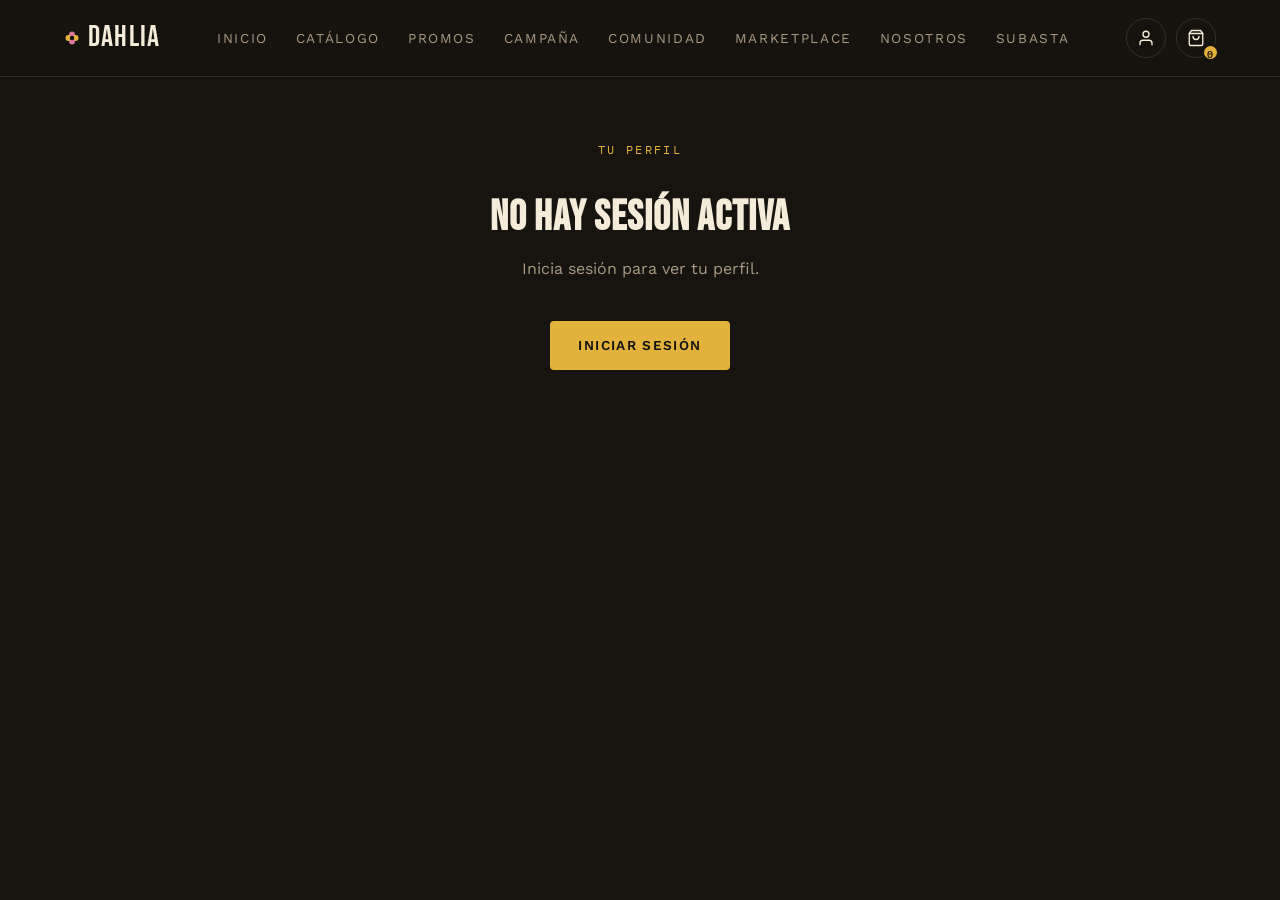
<file: perfil.html>
<!DOCTYPE html>
<html lang="es">
<head>
<meta charset="UTF-8">
<meta name="viewport" content="width=device-width, initial-scale=1.0">
<title>Dahlia — Mi perfil</title>
<link rel="preconnect" href="https://fonts.googleapis.com">
<link rel="preconnect" href="https://fonts.gstatic.com" crossorigin>
<link href="https://fonts.googleapis.com/css2?family=Bebas+Neue&family=Work+Sans:wght@400;500;600&family=IBM+Plex+Mono:wght@500&display=swap" rel="stylesheet">
<link rel="stylesheet" href="style.css">
</head>
<body>

  <header class="site-header">
    <div class="wrap">
      <a href="inicio.html#inicio" class="logo"><svg class="logo-flower" width="16" height="16" viewBox="0 0 32 32" fill="none" xmlns="http://www.w3.org/2000/svg" aria-hidden="true"><circle cx="16" cy="9" r="6" fill="var(--dahlia)"/><circle cx="23" cy="16" r="6" fill="var(--gold)"/><circle cx="16" cy="23" r="6" fill="var(--dahlia)"/><circle cx="9" cy="16" r="6" fill="var(--gold)"/><circle cx="16" cy="16" r="4.5" fill="var(--bg)"/></svg>DAHLIA</a>
      <nav class="nav-links" id="navLinks">
        <a href="inicio.html#inicio">Inicio</a>
        <a href="catalogo.html">Catálogo</a>
        <a href="promos.html">Promos</a>
        <a href="campana.html">Campaña</a>
        <a href="comunidad.html">Comunidad</a>
        <a href="marketplace.html">Marketplace</a>
        <a href="inicio.html#nosotros">Nosotros</a>
        <a href="subasta.html">Subasta</a>
      </nav>
      <div class="header-actions">
        <a href="login.html" id="navAuthLink" class="icon-btn" aria-label="Iniciar sesión" title="Iniciar sesión">
          <svg viewBox="0 0 24 24" fill="none" stroke="currentColor" stroke-width="1.8" stroke-linecap="round" stroke-linejoin="round" aria-hidden="true"><path d="M20 21v-2a4 4 0 0 0-4-4H8a4 4 0 0 0-4 4v2"/><circle cx="12" cy="7" r="4"/></svg>
        </a>
        <button class="cart-btn icon-btn" id="cartBtn" aria-label="Ver carrito">
          <svg viewBox="0 0 24 24" fill="none" stroke="currentColor" stroke-width="1.8" stroke-linecap="round" stroke-linejoin="round" aria-hidden="true"><path d="M6 2 3 6v14a2 2 0 0 0 2 2h14a2 2 0 0 0 2-2V6l-3-4Z"/><path d="M3 6h18"/><path d="M16 10a4 4 0 0 1-8 0"/></svg>
          <span class="cart-count" id="cartCount">0</span>
        </button>
        <button class="menu-toggle" id="menuToggle" aria-label="Abrir menú" aria-expanded="false">
          <span></span><span></span><span></span>
        </button>
      </div>
    </div>
  </header>

  <section class="section account-page">
    <div class="wrap">
      <div class="account-header">
        <span class="eyebrow">Tu perfil</span>
        <h1 id="profileGreeting">Hola</h1>
        <p id="profileEmailText">Cargando tu información...</p>
      </div>

      <div class="account-layout" id="accountLayout" hidden>
        <nav class="account-nav">
          <button type="button" class="account-nav-btn active" data-panel="pedidos">
            <svg viewBox="0 0 24 24" fill="none" stroke="currentColor" stroke-width="1.8" stroke-linecap="round" stroke-linejoin="round" aria-hidden="true"><path d="M20 7 12 3 4 7v10l8 4 8-4V7Z"/><path d="M4 7l8 4 8-4"/><path d="M12 11v10"/></svg>
            Mis compras
          </button>
          <button type="button" class="account-nav-btn" data-panel="publicaciones">
            <svg viewBox="0 0 24 24" fill="none" stroke="currentColor" stroke-width="1.8" stroke-linecap="round" stroke-linejoin="round" aria-hidden="true"><path d="M20.6 13.4 13.4 20.6a2 2 0 0 1-2.8 0L3 13V3h10l7.6 7.6a2 2 0 0 1 0 2.8Z"/><circle cx="7.5" cy="7.5" r="1.5"/></svg>
            Mis publicaciones
          </button>
          <button type="button" class="account-nav-btn" data-panel="resenas">
            <svg viewBox="0 0 24 24" fill="none" stroke="currentColor" stroke-width="1.8" stroke-linecap="round" stroke-linejoin="round" aria-hidden="true"><polygon points="12 2.5 15.1 9 22.2 10 17 14.9 18.3 22 12 18.6 5.7 22 7 14.9 1.8 10 8.9 9"/></svg>
            Mis reseñas
          </button>
          <button type="button" class="account-nav-btn" data-panel="comentarios">
            <svg viewBox="0 0 24 24" fill="none" stroke="currentColor" stroke-width="1.8" stroke-linecap="round" stroke-linejoin="round" aria-hidden="true"><path d="M21 15a2 2 0 0 1-2 2H7l-4 4V5a2 2 0 0 1 2-2h14a2 2 0 0 1 2 2z"/></svg>
            Mis comentarios
          </button>
          <button type="button" class="account-nav-btn" data-panel="cuenta">
            <svg viewBox="0 0 24 24" fill="none" stroke="currentColor" stroke-width="1.8" stroke-linecap="round" stroke-linejoin="round" aria-hidden="true"><circle cx="12" cy="12" r="3"/><path d="M19.4 15a1.65 1.65 0 0 0 .33 1.82l.06.06a2 2 0 1 1-2.83 2.83l-.06-.06a1.65 1.65 0 0 0-1.82-.33 1.65 1.65 0 0 0-1 1.51V21a2 2 0 0 1-4 0v-.09A1.65 1.65 0 0 0 9 19.4a1.65 1.65 0 0 0-1.82.33l-.06.06a2 2 0 1 1-2.83-2.83l.06-.06a1.65 1.65 0 0 0 .33-1.82 1.65 1.65 0 0 0-1.51-1H3a2 2 0 0 1 0-4h.09A1.65 1.65 0 0 0 4.6 9a1.65 1.65 0 0 0-.33-1.82l-.06-.06a2 2 0 1 1 2.83-2.83l.06.06a1.65 1.65 0 0 0 1.82.33H9a1.65 1.65 0 0 0 1-1.51V3a2 2 0 0 1 4 0v.09a1.65 1.65 0 0 0 1 1.51 1.65 1.65 0 0 0 1.82-.33l.06-.06a2 2 0 1 1 2.83 2.83l-.06.06a1.65 1.65 0 0 0-.33 1.82V9a1.65 1.65 0 0 0 1.51 1H21a2 2 0 0 1 0 4h-.09a1.65 1.65 0 0 0-1.51 1Z"/></svg>
            Configuración de la cuenta
          </button>
          <button type="button" class="account-nav-btn account-nav-logout" id="logoutBtn">
            <svg viewBox="0 0 24 24" fill="none" stroke="currentColor" stroke-width="1.8" stroke-linecap="round" stroke-linejoin="round" aria-hidden="true"><path d="M9 21H5a2 2 0 0 1-2-2V5a2 2 0 0 1 2-2h4"/><path d="M16 17l5-5-5-5"/><path d="M21 12H9"/></svg>
            Cerrar sesión
          </button>
        </nav>

        <div class="account-content">
          <!-- Pedidos -->
          <div class="account-panel active" id="panel-pedidos">
            <div class="mk-panel-head">
              <h2 class="account-panel-title">Mis compras</h2>
              <a href="catalogo.html" class="btn btn-ghost btn-sm">Ir al catálogo</a>
            </div>
            <div class="mk-chips orders-filters" id="myOrdersFilters"></div>
            <div id="myOrders"></div>
          </div>

          <!-- Mis publicaciones -->
          <div class="account-panel" id="panel-publicaciones">
            <div class="mk-panel-head">
              <h2 class="account-panel-title">Mis publicaciones</h2>
              <div class="mk-panel-actions">
                <a href="marketplace.html" class="btn btn-ghost btn-sm">Ir a Marketplace</a>
                <button type="button" class="btn btn-primary btn-sm" id="myListingAdd">+ Publicar producto</button>
              </div>
            </div>
            <div id="myListings"></div>
          </div>

          <!-- Mis reseñas -->
          <div class="account-panel" id="panel-resenas">
            <div class="mk-panel-head">
              <h2 class="account-panel-title">Mis reseñas</h2>
              <div class="mk-panel-actions">
                <a href="comunidad.html" class="btn btn-ghost btn-sm">Ir a Comunidad</a>
                <button type="button" class="btn btn-primary btn-sm" id="myReviewAdd">+ Agregar reseña</button>
              </div>
            </div>
            <div id="myReviews"></div>
          </div>

          <!-- Mis comentarios -->
          <div class="account-panel" id="panel-comentarios">
            <div class="mk-panel-head">
              <h2 class="account-panel-title">Mis comentarios</h2>
              <div class="mk-panel-actions">
                <a href="comunidad.html#comentarios" class="btn btn-ghost btn-sm">Ir a Comunidad</a>
                <button type="button" class="btn btn-primary btn-sm" id="myPostAdd">+ Agregar comentario</button>
              </div>
            </div>
            <div id="myPosts"></div>
          </div>

          <!-- Configuración de la cuenta -->
          <div class="account-panel" id="panel-cuenta">
            <h2 class="account-panel-title">Configuración de la cuenta</h2>

            <div class="account-card">
              <h3>Editar mi información</h3>
              <form id="infoForm">
                <div class="form-row-2">
                  <div class="login-field">
                    <label for="infoName">Nombre</label>
                    <input type="text" id="infoName">
                  </div>
                  <div class="login-field">
                    <label for="infoEmail">Correo</label>
                    <input type="text" id="infoEmail" disabled>
                  </div>
                </div>
                <div class="form-row-2">
                  <div class="login-field">
                    <label for="infoPhone">Teléfono</label>
                    <input type="tel" id="infoPhone" placeholder="10 dígitos" inputmode="tel">
                  </div>
                  <div class="login-field">
                    <label for="infoBirthdate">Fecha de nacimiento</label>
                    <input type="date" id="infoBirthdate">
                  </div>
                </div>
                <button type="submit" class="btn btn-primary">Guardar cambios</button>
                <p class="contact-msg" id="infoMsg" hidden></p>
              </form>
            </div>

            <div class="account-card">
              <h3>Contraseña</h3>
              <form id="passwordForm">
                <div class="form-row-2">
                  <div class="login-field">
                    <label for="newPassword">Nueva contraseña</label>
                    <input type="password" id="newPassword" placeholder="••••••••">
                  </div>
                  <div class="login-field">
                    <label for="confirmPassword">Confirmar contraseña</label>
                    <input type="password" id="confirmPassword" placeholder="••••••••">
                  </div>
                </div>
                <button type="submit" class="btn btn-primary">Actualizar contraseña</button>
                <p class="contact-msg" id="passwordMsg" hidden></p>
              </form>
            </div>

            <div class="account-card">
              <h3>Dirección de envío</h3>
              <form id="addressForm">
                <div class="login-field">
                  <label for="addrStreet">Calle y número</label>
                  <input type="text" id="addrStreet" placeholder="Calle, número exterior/interior">
                </div>
                <div class="form-row-2">
                  <div class="login-field">
                    <label for="addrColonia">Colonia</label>
                    <input type="text" id="addrColonia">
                  </div>
                  <div class="login-field">
                    <label for="addrCity">Ciudad</label>
                    <input type="text" id="addrCity">
                  </div>
                </div>
                <div class="form-row-2">
                  <div class="login-field">
                    <label for="addrState">Estado</label>
                    <input type="text" id="addrState">
                  </div>
                  <div class="login-field">
                    <label for="addrZip">Código postal</label>
                    <input type="text" id="addrZip" inputmode="numeric" maxlength="5">
                  </div>
                </div>
                <div class="login-field">
                  <label for="addrCountry">País</label>
                  <input type="text" id="addrCountry" value="México">
                </div>
                <button type="submit" class="btn btn-primary">Guardar dirección</button>
                <p class="contact-msg" id="addressMsg" hidden></p>
              </form>
            </div>

            <div class="account-card">
              <h3>Método de pago</h3>
              <p class="account-card-note"></p>
              <div id="savedCardInfo" class="saved-card" hidden></div>
              <form id="paymentForm">
                <div class="login-field">
                  <label for="cardName">Nombre en la tarjeta</label>
                  <input type="text" id="cardName">
                </div>
                <div class="login-field">
                  <label for="cardNumber">Número de tarjeta</label>
                  <input type="text" id="cardNumber" placeholder="•••• •••• •••• ••••" inputmode="numeric" maxlength="19">
                </div>
                <div class="form-row-2">
                  <div class="login-field">
                    <label for="cardExpiry">Vencimiento</label>
                    <input type="text" id="cardExpiry" placeholder="MM/AA" maxlength="5">
                  </div>
                  <div class="login-field">
                    <label for="cardCvv">CVV</label>
                    <input type="password" id="cardCvv" inputmode="numeric" maxlength="4" placeholder="•••">
                  </div>
                </div>
                <button type="submit" class="btn btn-primary">Guardar método de pago</button>
                <p class="contact-msg" id="paymentMsg" hidden></p>
              </form>
            </div>
          </div>
        </div>
      </div>

      <div class="cart-placeholder" id="loggedOutPanel" hidden>
        <a href="login.html?redirect=perfil.html" class="btn btn-primary">Iniciar sesión</a>
      </div>
    </div>
  </section>

  <script src="auth.js"></script>
  <script src="script.js"></script>
  <script src="marketplace.js"></script>
  <script src="products.js"></script>
  <script src="community-core.js"></script>
  <script src="orders-core.js"></script>
  <script src="mis-pedidos.js"></script>
  <script src="mis-comentarios.js"></script>
  <script src="perfil.js"></script>
</body>
</html>
</file>
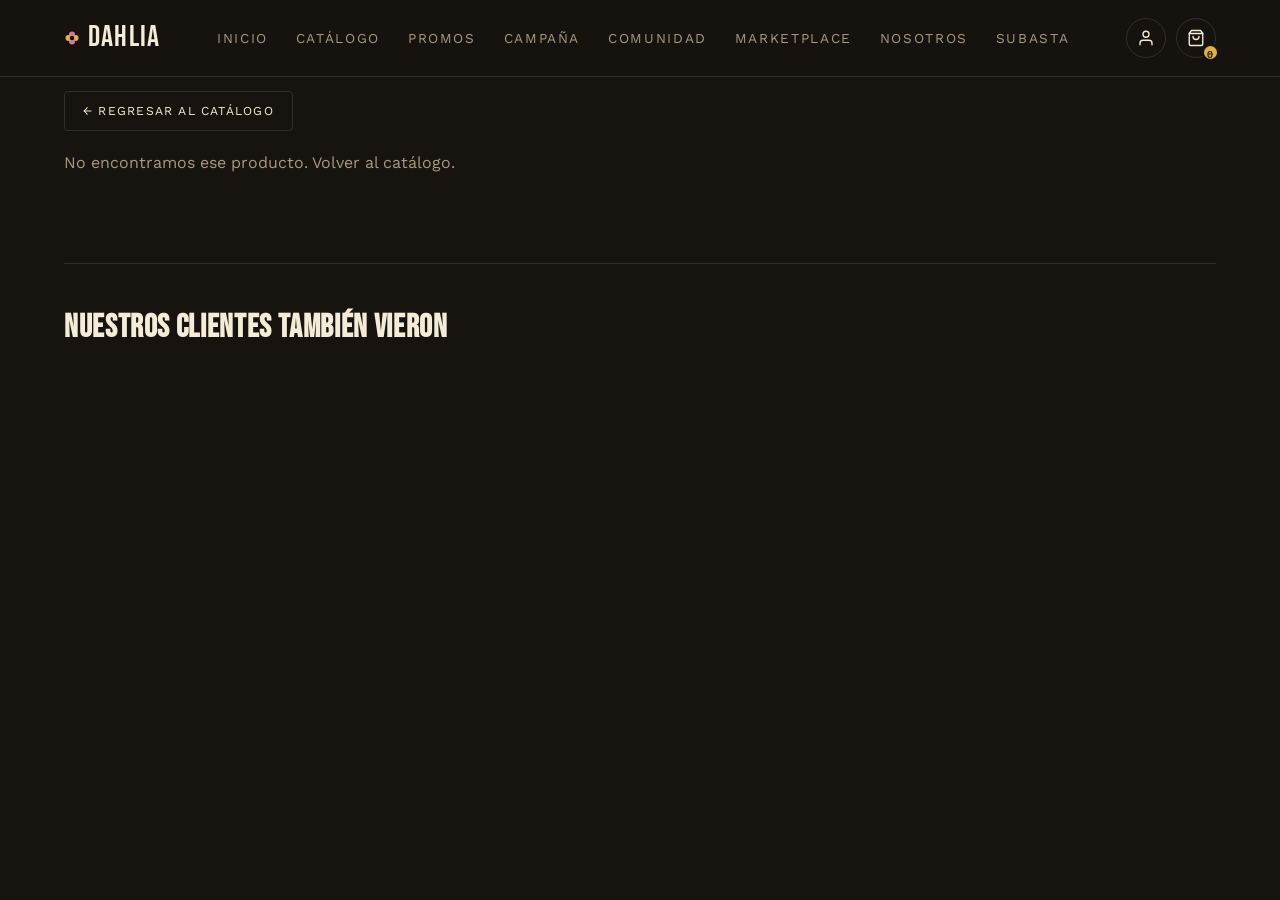
<file: producto.html>
<!DOCTYPE html>
<html lang="es">
<head>
<meta charset="UTF-8">
<meta name="viewport" content="width=device-width, initial-scale=1.0">
<title>Dahlia — Producto</title>
<link rel="preconnect" href="https://fonts.googleapis.com">
<link rel="preconnect" href="https://fonts.gstatic.com" crossorigin>
<link href="https://fonts.googleapis.com/css2?family=Bebas+Neue&family=Work+Sans:wght@400;500;600&family=IBM+Plex+Mono:wght@500&display=swap" rel="stylesheet">
<link rel="stylesheet" href="style.css">
</head>
<body>

  <header class="site-header">
    <div class="wrap">
      <a href="inicio.html#inicio" class="logo"><svg class="logo-flower" width="16" height="16" viewBox="0 0 32 32" fill="none" xmlns="http://www.w3.org/2000/svg" aria-hidden="true"><circle cx="16" cy="9" r="6" fill="var(--dahlia)"/><circle cx="23" cy="16" r="6" fill="var(--gold)"/><circle cx="16" cy="23" r="6" fill="var(--dahlia)"/><circle cx="9" cy="16" r="6" fill="var(--gold)"/><circle cx="16" cy="16" r="4.5" fill="var(--bg)"/></svg>DAHLIA</a>
      <nav class="nav-links" id="navLinks">
        <a href="inicio.html#inicio">Inicio</a>
        <a href="catalogo.html">Catálogo</a>
        <a href="promos.html">Promos</a>
        <a href="campana.html">Campaña</a>
        <a href="comunidad.html">Comunidad</a>
        <a href="marketplace.html">Marketplace</a>
        <a href="inicio.html#nosotros">Nosotros</a>
        <a href="subasta.html">Subasta</a>
      </nav>
      <div class="header-actions">
        <a href="login.html" id="navAuthLink" class="icon-btn" aria-label="Iniciar sesión" title="Iniciar sesión">
          <svg viewBox="0 0 24 24" fill="none" stroke="currentColor" stroke-width="1.8" stroke-linecap="round" stroke-linejoin="round" aria-hidden="true"><path d="M20 21v-2a4 4 0 0 0-4-4H8a4 4 0 0 0-4 4v2"/><circle cx="12" cy="7" r="4"/></svg>
        </a>
        <button class="cart-btn icon-btn" id="cartBtn" aria-label="Ver carrito">
          <svg viewBox="0 0 24 24" fill="none" stroke="currentColor" stroke-width="1.8" stroke-linecap="round" stroke-linejoin="round" aria-hidden="true"><path d="M6 2 3 6v14a2 2 0 0 0 2 2h14a2 2 0 0 0 2-2V6l-3-4Z"/><path d="M3 6h18"/><path d="M16 10a4 4 0 0 1-8 0"/></svg>
          <span class="cart-count" id="cartCount">0</span>
        </button>
        <button class="menu-toggle" id="menuToggle" aria-label="Abrir menú" aria-expanded="false">
          <span></span><span></span><span></span>
        </button>
      </div>
    </div>
  </header>

  <section class="section product-detail">
    <div class="wrap">
      <a href="catalogo.html" class="btn btn-ghost back-btn">← Regresar al catálogo</a>

      <div class="product-detail-grid" id="productRoot">
        <div class="product-gallery">
          <div class="product-image-wrap" id="productGalleryWrap">
            <div class="prod-image product-detail-image" id="productImage"></div>
            <button type="button" class="img-arrow img-arrow--prev" data-custom="1" data-dir="-1" aria-label="Foto anterior" hidden><svg viewBox="0 0 24 24" fill="none" stroke="currentColor" stroke-width="2.2" stroke-linecap="round" stroke-linejoin="round" aria-hidden="true"><path d="m15 18-6-6 6-6"/></svg></button>
            <button type="button" class="img-arrow img-arrow--next" data-custom="1" data-dir="1" aria-label="Foto siguiente" hidden><svg viewBox="0 0 24 24" fill="none" stroke="currentColor" stroke-width="2.2" stroke-linecap="round" stroke-linejoin="round" aria-hidden="true"><path d="m9 18 6-6-6-6"/></svg></button>
          </div>
          <div class="gallery-thumbs" id="productThumbs"></div>
        </div>
        <div class="product-detail-info">
          <div class="prod-badges prod-badges--detail" id="productBadges"></div>
          <span class="prod-sku" id="productSku"></span>
          <h1 class="product-detail-name" id="productName"></h1>
          <div class="product-detail-price" id="productPrice"></div>
          <p class="price-per-unit" id="pricePerUnit" hidden></p>
          <p class="product-detail-desc" id="productDesc"></p>

          <div class="option-group">
            <span class="option-label">Talla <span id="selectedSizeName" class="option-selected-name"></span></span>
            <div class="option-pills" id="sizeOptions"></div>
            <div class="size-measurements" id="sizeMeasurements" hidden></div>
            <p class="size-stock-note" id="sizeStockNote" hidden></p>
          </div>

          <div class="option-group">
            <span class="option-label">Color <span id="selectedColorName" class="option-selected-name"></span></span>
            <div class="option-swatches" id="colorOptions"></div>
            <p class="color-note" id="colorNote"></p>
          </div>

          <div class="add-to-cart-row">
            <div class="qty-stepper">
              <button type="button" class="qty-btn" id="qtyMinus" aria-label="Restar cantidad">−</button>
              <input type="number" class="qty-input" id="qtyInput" value="1" min="1" max="20" inputmode="numeric">
              <button type="button" class="qty-btn" id="qtyPlus" aria-label="Sumar cantidad">+</button>
            </div>
            <button class="btn btn-primary product-add-btn" id="addToCartBtn">Agregar al carrito</button>
          </div>
          <p class="contact-msg" id="productMsg" hidden></p>

          <div class="product-details-block">
            <h3>Detalles del producto</h3>
            <ul class="product-details-list" id="productDetailsList"></ul>
          </div>
        </div>
      </div>

      <div class="related-products">
        <h2 class="related-title">Nuestros clientes también vieron</h2>
        <div class="prod-grid" id="relatedGrid"></div>
      </div>
    </div>
  </section>

  <script src="auth.js"></script>
  <script src="products.js"></script>
  <script src="script.js"></script>
  <script src="producto.js"></script>
</body>
</html>
</file>
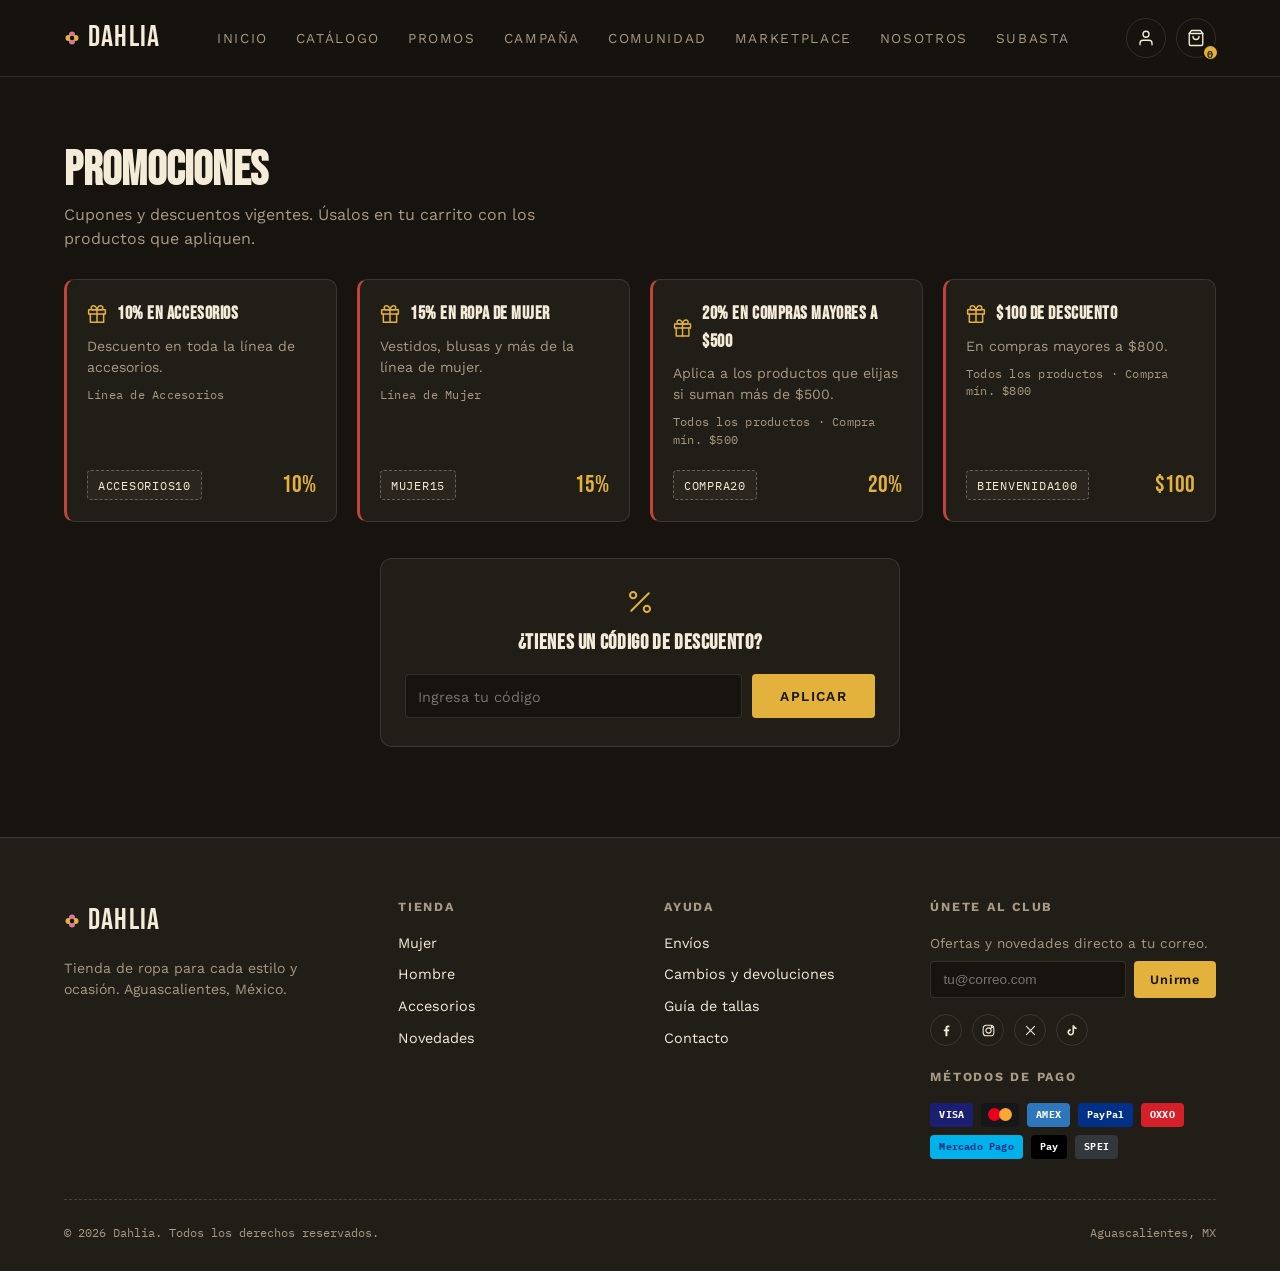
<file: promos.html>
<!DOCTYPE html>
<html lang="es">
<head>
<meta charset="UTF-8">
<meta name="viewport" content="width=device-width, initial-scale=1.0">
<title>Promociones — Dahlia</title>
<link rel="preconnect" href="https://fonts.googleapis.com">
<link rel="preconnect" href="https://fonts.gstatic.com" crossorigin>
<link href="https://fonts.googleapis.com/css2?family=Bebas+Neue&family=Work+Sans:wght@400;500;600&family=IBM+Plex+Mono:wght@500&display=swap" rel="stylesheet">
<link rel="stylesheet" href="style.css">
</head>
<body>

  <header class="site-header">
    <div class="wrap">
      <a href="inicio.html" class="logo"><svg class="logo-flower" width="16" height="16" viewBox="0 0 32 32" fill="none" xmlns="http://www.w3.org/2000/svg" aria-hidden="true"><circle cx="16" cy="9" r="6" fill="var(--dahlia)"/><circle cx="23" cy="16" r="6" fill="var(--gold)"/><circle cx="16" cy="23" r="6" fill="var(--dahlia)"/><circle cx="9" cy="16" r="6" fill="var(--gold)"/><circle cx="16" cy="16" r="4.5" fill="var(--bg)"/></svg>DAHLIA</a>
      <nav class="nav-links" id="navLinks">
        <a href="inicio.html">Inicio</a>
        <a href="catalogo.html">Catálogo</a>
        <a href="promos.html" aria-current="page">Promos</a>
        <a href="campana.html">Campaña</a>
        <a href="comunidad.html">Comunidad</a>
        <a href="marketplace.html">Marketplace</a>
        <a href="inicio.html#nosotros">Nosotros</a>
        <a href="subasta.html">Subasta</a>
      </nav>
      <div class="header-actions">
        <a href="login.html" id="navAuthLink" class="icon-btn" aria-label="Iniciar sesión" title="Iniciar sesión">
          <svg viewBox="0 0 24 24" fill="none" stroke="currentColor" stroke-width="1.8" stroke-linecap="round" stroke-linejoin="round" aria-hidden="true"><path d="M20 21v-2a4 4 0 0 0-4-4H8a4 4 0 0 0-4 4v2"/><circle cx="12" cy="7" r="4"/></svg>
        </a>
        <button class="cart-btn icon-btn" id="cartBtn" aria-label="Ver carrito">
          <svg viewBox="0 0 24 24" fill="none" stroke="currentColor" stroke-width="1.8" stroke-linecap="round" stroke-linejoin="round" aria-hidden="true"><path d="M6 2 3 6v14a2 2 0 0 0 2 2h14a2 2 0 0 0 2-2V6l-3-4Z"/><path d="M3 6h18"/><path d="M16 10a4 4 0 0 1-8 0"/></svg>
          <span class="cart-count" id="cartCount">0</span>
        </button>
        <button class="menu-toggle" id="menuToggle" aria-label="Abrir menú" aria-expanded="false">
          <span></span><span></span><span></span>
        </button>
      </div>
    </div>
  </header>

  <section class="section mk-page" id="promos">
    <div class="wrap">
      <div class="mk-head">
        <div>
          <h2>Promociones</h2>
          <p>Cupones y descuentos vigentes. Úsalos en tu carrito con los productos que apliquen.</p>
        </div>
      </div>

      <div class="promo-grid" id="promoGrid"></div>

      <div class="promo-code-box">
        <svg class="promo-code-icon" viewBox="0 0 24 24" fill="none" stroke="currentColor" stroke-width="1.6" stroke-linecap="round" stroke-linejoin="round" aria-hidden="true"><line x1="19" y1="5" x2="5" y2="19"/><circle cx="6.5" cy="6.5" r="2.5"/><circle cx="17.5" cy="17.5" r="2.5"/></svg>
        <h3>¿Tienes un código de descuento?</h3>
        <form class="promo-code-form" id="promoCodeForm" novalidate>
          <input type="text" id="promoCodeInput" placeholder="Ingresa tu código" autocomplete="off" aria-label="Código de descuento">
          <button type="submit" class="btn btn-primary">Aplicar</button>
        </form>
        <p class="promo-code-msg" id="promoCodeMsg" role="status" hidden></p>
      </div>
    </div>
  </section>

  <footer>
    <div class="wrap">
      <div class="footer-grid">
        <div>
          <a href="inicio.html" class="logo"><svg class="logo-flower" width="16" height="16" viewBox="0 0 32 32" fill="none" xmlns="http://www.w3.org/2000/svg" aria-hidden="true"><circle cx="16" cy="9" r="6" fill="var(--dahlia)"/><circle cx="23" cy="16" r="6" fill="var(--gold)"/><circle cx="16" cy="23" r="6" fill="var(--dahlia)"/><circle cx="9" cy="16" r="6" fill="var(--gold)"/><circle cx="16" cy="16" r="4.5" fill="var(--bg)"/></svg>DAHLIA</a>
          <p style="color:var(--muted); margin-top:14px; font-size:0.88rem; max-width:260px;">
            Tienda de ropa para cada estilo y ocasión. Aguascalientes, México.
          </p>
        </div>
        <div>
          <h4>Tienda</h4>
          <ul>
            <li><a href="catalogo.html?cat=mujer">Mujer</a></li>
            <li><a href="catalogo.html?cat=hombre">Hombre</a></li>
            <li><a href="catalogo.html?cat=accesorios">Accesorios</a></li>
            <li><a href="catalogo.html?cat=novedades">Novedades</a></li>
          </ul>
        </div>
        <div>
          <h4>Ayuda</h4>
          <ul>
            <li><a href="#">Envíos</a></li>
            <li><a href="#">Cambios y devoluciones</a></li>
            <li><a href="guia-tallas.html">Guía de tallas</a></li>
            <li><a href="inicio.html#contacto">Contacto</a></li>
          </ul>
        </div>
        <div class="footer-col-last">
          <div id="newsletterClub">
            <h4>Únete al club</h4>
            <p style="color:var(--muted); font-size:0.85rem; margin-bottom:6px;">Ofertas y novedades directo a tu correo.</p>
            <form class="newsletter" id="newsletterForm">
              <input type="text" id="newsletterEmail" placeholder="tu@correo.com" aria-label="Correo electrónico">
              <button type="submit">Unirme</button>
            </form>
            <p class="newsletter-msg" id="newsletterMsg" hidden></p>
          </div>
          <div class="social-icons footer-social">
            <a href="#" class="social-icon social-icon--sm" aria-label="Facebook"><svg viewBox="0 0 24 24" fill="currentColor" aria-hidden="true"><path d="M13.5 21v-7.8h2.6l.4-3h-3V8.2c0-.87.24-1.46 1.5-1.46H16.6V4.1C16.3 4.06 15.3 4 14.2 4c-2.3 0-3.9 1.4-3.9 4v2.2H7.7v3h2.6V21h3.2z"/></svg></a>
            <a href="#" class="social-icon social-icon--sm" aria-label="Instagram"><svg viewBox="0 0 24 24" fill="none" stroke="currentColor" stroke-width="1.7" aria-hidden="true"><rect x="3.5" y="3.5" width="17" height="17" rx="5"/><circle cx="12" cy="12" r="4.2"/><circle cx="17.2" cy="6.8" r="1"/></svg></a>
            <a href="#" class="social-icon social-icon--sm" aria-label="Twitter"><svg viewBox="0 0 24 24" fill="none" stroke="currentColor" stroke-width="1.8" stroke-linecap="round" aria-hidden="true"><path d="M5.5 5.5l13 13M18.5 5.5l-13 13"/></svg></a>
            <a href="#" class="social-icon social-icon--sm" aria-label="TikTok"><svg viewBox="0 0 24 24" fill="currentColor" aria-hidden="true"><path d="M14.5 3.5c.4 2 1.9 3.5 4 3.8v2.6c-1.5-.05-2.9-.5-4-1.3v6.1c0 3-2.4 5.3-5.3 5.3S3.9 17.7 3.9 14.8c0-2.9 2.3-5.2 5.2-5.3v2.7c-1.4.1-2.5 1.3-2.5 2.6 0 1.5 1.2 2.7 2.7 2.7s2.7-1.2 2.7-2.7V3.5h2.5z"/></svg></a>
          </div>
          <div class="footer-payments">
            <h4>Métodos de pago</h4>
            <div class="payment-icons">
              <span class="payment-badge visa">VISA</span>
              <span class="payment-badge mastercard"><span class="mc-circle red"></span><span class="mc-circle yellow"></span></span>
              <span class="payment-badge amex">AMEX</span>
              <span class="payment-badge paypal">PayPal</span>
              <span class="payment-badge oxxo">OXXO</span>
              <span class="payment-badge mercadopago">Mercado Pago</span>
              <span class="payment-badge applepay"> Pay</span>
              <span class="payment-badge spei">SPEI</span>
            </div>
          </div>
        </div>
      </div>
      <div class="footer-bottom">
        <span>© 2026 Dahlia. Todos los derechos reservados.</span>
        <span>Aguascalientes, MX</span>
      </div>
    </div>
  </footer>

  <script src="auth.js"></script>
  <script src="products.js"></script>
  <script src="coupons.js"></script>
  <script src="script.js"></script>
  <script src="promos.js"></script>
</body>
</html>
</file>
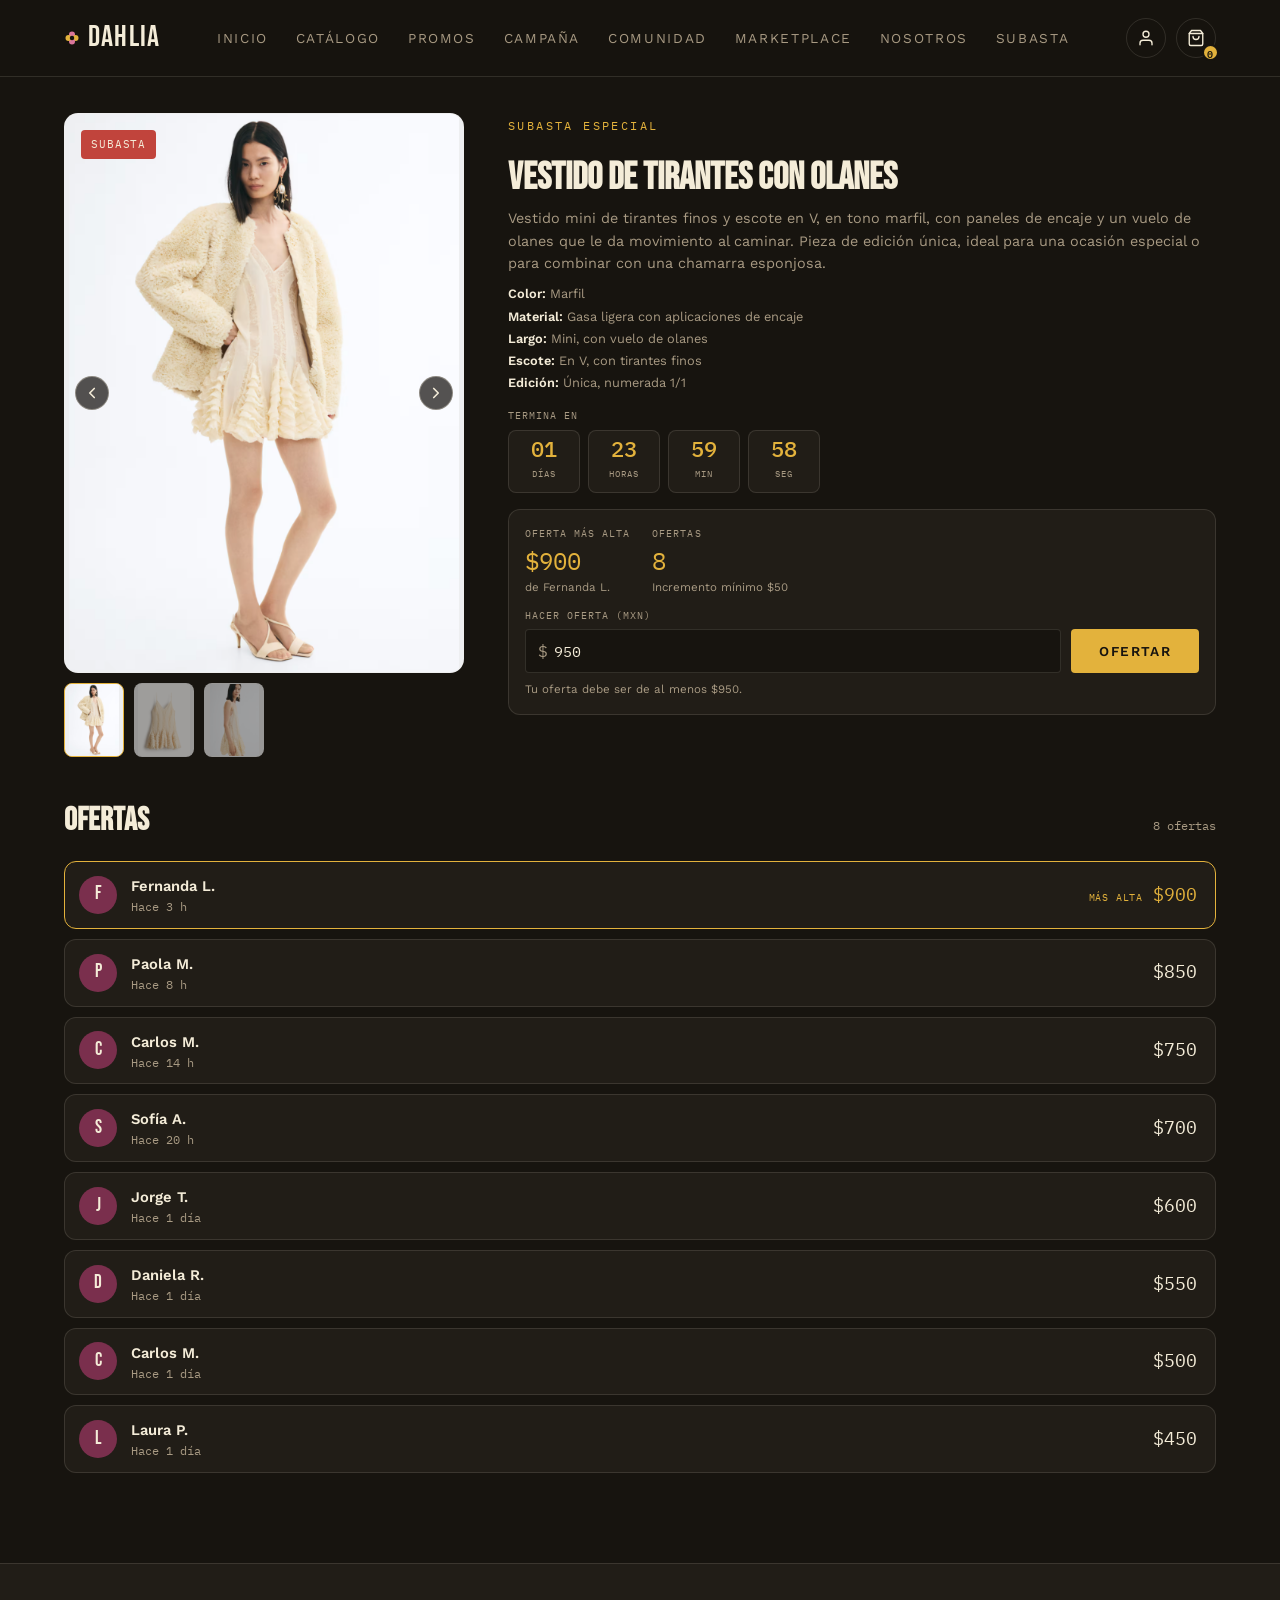
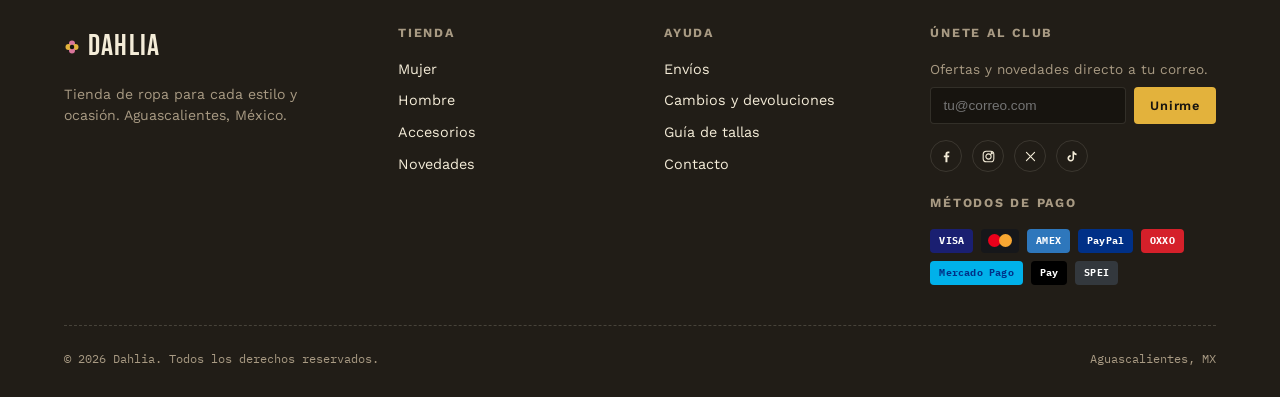
<file: subasta.html>
<!DOCTYPE html>
<html lang="es">
<head>
<meta charset="UTF-8">
<meta name="viewport" content="width=device-width, initial-scale=1.0">
<title>Subasta — Dahlia</title>
<link rel="preconnect" href="https://fonts.googleapis.com">
<link rel="preconnect" href="https://fonts.gstatic.com" crossorigin>
<link href="https://fonts.googleapis.com/css2?family=Bebas+Neue&family=Work+Sans:wght@400;500;600&family=IBM+Plex+Mono:wght@500&display=swap" rel="stylesheet">
<link rel="stylesheet" href="style.css">
</head>
<body>

  <header class="site-header">
    <div class="wrap">
      <a href="inicio.html" class="logo"><svg class="logo-flower" width="16" height="16" viewBox="0 0 32 32" fill="none" xmlns="http://www.w3.org/2000/svg" aria-hidden="true"><circle cx="16" cy="9" r="6" fill="var(--dahlia)"/><circle cx="23" cy="16" r="6" fill="var(--gold)"/><circle cx="16" cy="23" r="6" fill="var(--dahlia)"/><circle cx="9" cy="16" r="6" fill="var(--gold)"/><circle cx="16" cy="16" r="4.5" fill="var(--bg)"/></svg>DAHLIA</a>
      <nav class="nav-links" id="navLinks">
        <a href="inicio.html">Inicio</a>
        <a href="catalogo.html">Catálogo</a>
        <a href="promos.html">Promos</a>
        <a href="campana.html">Campaña</a>
        <a href="comunidad.html">Comunidad</a>
        <a href="marketplace.html">Marketplace</a>
        <a href="inicio.html#nosotros">Nosotros</a>
        <a href="subasta.html" aria-current="page">Subasta</a>
      </nav>
      <div class="header-actions">
        <a href="login.html" id="navAuthLink" class="icon-btn" aria-label="Iniciar sesión" title="Iniciar sesión">
          <svg viewBox="0 0 24 24" fill="none" stroke="currentColor" stroke-width="1.8" stroke-linecap="round" stroke-linejoin="round" aria-hidden="true"><path d="M20 21v-2a4 4 0 0 0-4-4H8a4 4 0 0 0-4 4v2"/><circle cx="12" cy="7" r="4"/></svg>
        </a>
        <button class="cart-btn icon-btn" id="cartBtn" aria-label="Ver carrito">
          <svg viewBox="0 0 24 24" fill="none" stroke="currentColor" stroke-width="1.8" stroke-linecap="round" stroke-linejoin="round" aria-hidden="true"><path d="M6 2 3 6v14a2 2 0 0 0 2 2h14a2 2 0 0 0 2-2V6l-3-4Z"/><path d="M3 6h18"/><path d="M16 10a4 4 0 0 1-8 0"/></svg>
          <span class="cart-count" id="cartCount">0</span>
        </button>
        <button class="menu-toggle" id="menuToggle" aria-label="Abrir menú" aria-expanded="false">
          <span></span><span></span><span></span>
        </button>
      </div>
    </div>
  </header>

  <section class="section auction-page">
    <div class="wrap">
      <div class="auction-layout">
        <div class="auction-gallery">
          <div class="auction-main" id="auctionMain"></div>
          <div class="auction-thumbs" id="auctionThumbs"></div>
        </div>

        <div class="auction-info">
          <span class="eyebrow">Subasta especial</span>
          <h1 id="auctionName"></h1>
          <p class="auction-desc" id="auctionDesc"></p>
          <ul class="auction-details" id="auctionDetails"></ul>

          <div class="auction-timer-wrap">
            <p class="auction-label" id="auctionTimerLabel">Termina en</p>
            <div class="auction-timer" id="auctionTimer" aria-live="off"></div>
          </div>

          <div class="auction-bidbox">
            <div class="auction-stats" id="auctionStats"></div>
            <form class="auction-form" id="bidForm" novalidate>
              <label for="bidAmount" class="auction-label">Hacer oferta (MXN)</label>
              <div class="auction-form-row">
                <div class="auction-input">
                  <span>$</span>
                  <input type="number" id="bidAmount" min="1" step="50" inputmode="numeric" placeholder="0">
                </div>
                <button type="submit" class="btn btn-primary" id="bidBtn">Ofertar</button>
              </div>
              <p class="community-error" id="bidError" role="alert" hidden></p>
              <p class="auction-hint" id="bidHint"></p>
            </form>
            <div class="auction-ended" id="auctionEnded" hidden></div>
          </div>
        </div>
      </div>

      <div class="auction-history">
        <div class="auction-history-head">
          <h2>Ofertas</h2>
          <p class="mk-count" id="bidCount"></p>
        </div>
        <div class="bid-list" id="bidList"></div>
      </div>
    </div>
  </section>

  <footer>
    <div class="wrap">
      <div class="footer-grid">
        <div>
          <a href="inicio.html" class="logo"><svg class="logo-flower" width="16" height="16" viewBox="0 0 32 32" fill="none" xmlns="http://www.w3.org/2000/svg" aria-hidden="true"><circle cx="16" cy="9" r="6" fill="var(--dahlia)"/><circle cx="23" cy="16" r="6" fill="var(--gold)"/><circle cx="16" cy="23" r="6" fill="var(--dahlia)"/><circle cx="9" cy="16" r="6" fill="var(--gold)"/><circle cx="16" cy="16" r="4.5" fill="var(--bg)"/></svg>DAHLIA</a>
          <p style="color:var(--muted); margin-top:14px; font-size:0.88rem; max-width:260px;">
            Tienda de ropa para cada estilo y ocasión. Aguascalientes, México.
          </p>
        </div>
        <div>
          <h4>Tienda</h4>
          <ul>
            <li><a href="catalogo.html?cat=mujer">Mujer</a></li>
            <li><a href="catalogo.html?cat=hombre">Hombre</a></li>
            <li><a href="catalogo.html?cat=accesorios">Accesorios</a></li>
            <li><a href="catalogo.html?cat=novedades">Novedades</a></li>
          </ul>
        </div>
        <div>
          <h4>Ayuda</h4>
          <ul>
            <li><a href="#">Envíos</a></li>
            <li><a href="#">Cambios y devoluciones</a></li>
            <li><a href="guia-tallas.html">Guía de tallas</a></li>
            <li><a href="inicio.html#contacto">Contacto</a></li>
          </ul>
        </div>
        <div class="footer-col-last">
          <div id="newsletterClub">
            <h4>Únete al club</h4>
            <p style="color:var(--muted); font-size:0.85rem; margin-bottom:6px;">Ofertas y novedades directo a tu correo.</p>
            <form class="newsletter" id="newsletterForm">
              <input type="text" id="newsletterEmail" placeholder="tu@correo.com" aria-label="Correo electrónico">
              <button type="submit">Unirme</button>
            </form>
            <p class="newsletter-msg" id="newsletterMsg" hidden></p>
          </div>
          <div class="social-icons footer-social">
            <a href="#" class="social-icon social-icon--sm" aria-label="Facebook"><svg viewBox="0 0 24 24" fill="currentColor" aria-hidden="true"><path d="M13.5 21v-7.8h2.6l.4-3h-3V8.2c0-.87.24-1.46 1.5-1.46H16.6V4.1C16.3 4.06 15.3 4 14.2 4c-2.3 0-3.9 1.4-3.9 4v2.2H7.7v3h2.6V21h3.2z"/></svg></a>
            <a href="#" class="social-icon social-icon--sm" aria-label="Instagram"><svg viewBox="0 0 24 24" fill="none" stroke="currentColor" stroke-width="1.7" aria-hidden="true"><rect x="3.5" y="3.5" width="17" height="17" rx="5"/><circle cx="12" cy="12" r="4.2"/><circle cx="17.2" cy="6.8" r="1"/></svg></a>
            <a href="#" class="social-icon social-icon--sm" aria-label="Twitter"><svg viewBox="0 0 24 24" fill="none" stroke="currentColor" stroke-width="1.8" stroke-linecap="round" aria-hidden="true"><path d="M5.5 5.5l13 13M18.5 5.5l-13 13"/></svg></a>
            <a href="#" class="social-icon social-icon--sm" aria-label="TikTok"><svg viewBox="0 0 24 24" fill="currentColor" aria-hidden="true"><path d="M14.5 3.5c.4 2 1.9 3.5 4 3.8v2.6c-1.5-.05-2.9-.5-4-1.3v6.1c0 3-2.4 5.3-5.3 5.3S3.9 17.7 3.9 14.8c0-2.9 2.3-5.2 5.2-5.3v2.7c-1.4.1-2.5 1.3-2.5 2.6 0 1.5 1.2 2.7 2.7 2.7s2.7-1.2 2.7-2.7V3.5h2.5z"/></svg></a>
          </div>
          <div class="footer-payments">
            <h4>Métodos de pago</h4>
            <div class="payment-icons">
              <span class="payment-badge visa">VISA</span>
              <span class="payment-badge mastercard"><span class="mc-circle red"></span><span class="mc-circle yellow"></span></span>
              <span class="payment-badge amex">AMEX</span>
              <span class="payment-badge paypal">PayPal</span>
              <span class="payment-badge oxxo">OXXO</span>
              <span class="payment-badge mercadopago">Mercado Pago</span>
              <span class="payment-badge applepay"> Pay</span>
              <span class="payment-badge spei">SPEI</span>
            </div>
          </div>
        </div>
      </div>
      <div class="footer-bottom">
        <span>© 2026 Dahlia. Todos los derechos reservados.</span>
        <span>Aguascalientes, MX</span>
      </div>
    </div>
  </footer>

  <script src="auth.js"></script>
  <script src="products.js"></script>
  <script src="script.js"></script>
  <script src="auction-core.js"></script>
  <script src="subasta.js"></script>
</body>
</html>
</file>
<file: style.css>
:root{
  --bg: #17140f;
  --surface: #211d17;
  --surface-alt: #2a251d;
  --ivory: #f4ecd8;
  --muted: #a89a83;
  --gold: #e3b23c;
  --brick: #c1443c;
  --dahlia: #d9769b;
  --dahlia-deep: #7a2f4d;
  --sage: #7c8a63;
  --display: 'Bebas Neue', sans-serif;
  --body-font: 'Work Sans', sans-serif;
  --mono: 'IBM Plex Mono', monospace;
  --border: 1px solid rgba(244,236,216,0.12);
}

*{ box-sizing: border-box; margin:0; padding:0; }
html{ scroll-behavior: smooth; scroll-padding-top: 76px; }
body{
  background: var(--bg);
  color: var(--ivory);
  font-family: var(--body-font);
  line-height: 1.5;
  overflow-x: hidden;
}
img, svg{ display:block; max-width:100%; }
a{ color:inherit; text-decoration:none; }
ul{ list-style:none; }
button{ font-family:inherit; cursor:pointer; }

.wrap{ max-width: 1200px; margin: 0 auto; padding: 0 24px; }

/* ---------- Header ---------- */
.site-header{
  position: sticky; top:0; z-index: 50;
  background: rgba(23,20,15,0.92);
  backdrop-filter: blur(8px);
  border-bottom: var(--border);
}
.site-header .wrap{
  display:flex; align-items:center; justify-content:space-between;
  height: 76px;
}
.logo{
  font-family: var(--display);
  font-size: 1.9rem;
  letter-spacing: 0.04em;
  display:flex; align-items:center; gap:8px;
}
.logo .logo-flower{ flex-shrink:0; }

.nav-links{ display:flex; gap:28px; }
.nav-links a{
  font-size: 0.85rem;
  letter-spacing: 0.12em;
  text-transform: uppercase;
  color: var(--muted);
  transition: color .2s;
  position: relative;
}
.nav-links a:hover, .nav-links a:focus-visible{ color: var(--ivory); }
.nav-links a::after{
  content:''; position:absolute; left:0; bottom:-6px; width:0; height:1px;
  background: var(--gold); transition: width .2s;
}
.nav-links a:hover::after{ width:100%; }

.header-actions{ display:flex; align-items:center; gap:10px; }
.icon-btn{
  position: relative;
  display:flex; align-items:center; justify-content:center;
  width: 40px; height: 40px;
  background:none; border: var(--border); color: var(--ivory);
  border-radius: 50%;
  transition: border-color .2s, color .2s;
}
.icon-btn svg{ width: 18px; height: 18px; }
.icon-btn:hover{ border-color: var(--gold); color: var(--gold); }
.icon-btn.is-authenticated::after{
  content:'';
  position:absolute; top:2px; right:2px;
  width:8px; height:8px; border-radius:50%;
  background: var(--gold);
  border: 2px solid var(--bg);
}
.cart-btn{ gap: 0; }
.cart-count{
  position: absolute;
  bottom: -4px; right: -4px;
  min-width: 17px; height: 17px;
  padding: 0 3px;
  display:flex; align-items:center; justify-content:center;
  background: var(--gold);
  color: var(--bg);
  font-family: var(--mono);
  font-size: 0.62rem;
  font-weight: 600;
  border-radius: 999px;
  border: 2px solid var(--bg);
}

.menu-toggle{
  display:none; flex-direction:column; gap:5px; background:none; border:none;
}
.menu-toggle span{ width:24px; height:2px; background: var(--ivory); }

/* ---------- Marquee strip ---------- */
.marquee{
  border-bottom: var(--border);
  background: var(--surface);
  overflow:hidden;
  white-space: nowrap;
  padding: 10px 0;
}
.marquee-track{
  display:inline-flex;
  animation: scroll 22s linear infinite;
}
.marquee-track span{
  font-family: var(--mono);
  font-size: 0.75rem;
  letter-spacing: 0.18em;
  color: var(--muted);
  padding: 0 24px;
  text-transform: uppercase;
}
.marquee-track span::after{ content:'•'; margin-left:24px; color: var(--gold); }
@keyframes scroll{
  from{ transform: translateX(0); }
  to{ transform: translateX(-25%); }
}

/* ---------- Hero ---------- */
.hero{
  padding: 90px 0 100px;
  position: relative;
  overflow: hidden;
  background:
    radial-gradient(ellipse 60% 55% at 50% 15%, rgba(217,118,155,0.12), transparent 70%),
    var(--bg);
}
.hero::before{
  content:'';
  position:absolute; inset:0;
  background-image: url('img/pattern-flower.png');
  background-repeat: repeat;
  opacity: 0.22;
  pointer-events: none;
}
.hero .wrap{
  max-width: 640px;
  text-align: center;
  position: relative;
  z-index: 1;
}
.hero .wrap > div{
  margin: 0 auto;
}
.hero--split{
  padding: 0;
  min-height: calc(100vh - 120px);
  display: flex;
  align-items: center;
}
.hero--split .wrap{
  max-width: 1180px;
  height: clamp(460px, calc(100vh - 220px), 640px);
  display: grid;
  grid-template-columns: 1fr 0.9fr;
  align-items: stretch;
  gap: 48px;
  text-align: left;
}
.hero--split .wrap > div:first-child{
  margin: 0;
  display: flex;
  flex-direction: column;
  justify-content: center;
}
.hero--split .hero-ctas{ justify-content: flex-start; }
.hero--split p{ margin-left: 0; margin-right: 0; }
.hero-visual{
  position: relative;
  border-radius: 18px;
  overflow: hidden;
  height: 100%;
}
.hero-photo{
  width: 100%;
  height: 100%;
  object-fit: cover;
  display: block;
}
.hero-ctas{ justify-content: center; }
.hero p{ margin-left:auto; margin-right:auto; }
.eyebrow{
  font-family: var(--mono);
  font-size: 0.75rem;
  letter-spacing: 0.2em;
  color: var(--gold);
  text-transform: uppercase;
  margin-bottom: 18px;
  display:inline-block;
}
.urgency-badge{
  display:inline-flex;
  align-items:center;
  gap:6px;
  font-family: var(--mono);
  font-size: 0.7rem;
  letter-spacing: 0.08em;
  text-transform: uppercase;
  color: var(--dahlia);
  border: 1px solid rgba(217,118,155,0.4);
  background: rgba(217,118,155,0.08);
  padding: 6px 14px;
  border-radius: 999px;
  margin-bottom: 16px;
}
.hero h1{
  font-family: var(--display);
  font-size: clamp(3rem, 6vw, 5.2rem);
  line-height: 0.95;
  letter-spacing: 0.01em;
  color: var(--ivory);
  margin-bottom: 24px;
}
.hero h1 em{
  font-style:normal;
  color: var(--dahlia);
}
.hero p{
  color: var(--muted);
  font-size: 1.05rem;
  max-width: 420px;
  margin-bottom: 34px;
}
.hero-ctas{ display:flex; gap:16px; flex-wrap:wrap; }
.btn{
  display:inline-block;
  padding: 14px 28px;
  font-size: 0.85rem;
  letter-spacing: 0.1em;
  text-transform: uppercase;
  border-radius: 4px;
  transition: transform .15s, background .2s, color .2s;
  border: none;
}
.btn-primary{ background: var(--gold); color: var(--bg); font-weight:600; }
.btn-primary:hover{ transform: translateY(-2px); }
.btn-ghost{ border: var(--border); color: var(--ivory); background:none; }
.btn-ghost:hover{ border-color: var(--gold); color: var(--gold); }

/* ---------- Landing (pantalla de bienvenida) ---------- */
.landing{
  min-height: 100vh;
  display:flex;
  align-items:center;
  justify-content:center;
  padding: 60px 24px;
  position: relative;
  overflow: hidden;
}
.landing::before{
  content:'';
  position:absolute;
  top:-12%; left:50%; transform:translateX(-50%);
  width:640px; height:640px;
  background: radial-gradient(circle, rgba(217,118,155,0.18), rgba(227,178,60,0.10) 45%, transparent 70%);
  filter: blur(30px);
  z-index:0;
  pointer-events:none;
}
.landing .wrap{
  max-width: 560px;
  text-align: center;
  position: relative;
  z-index: 1;
}
.landing-logo{
  display:flex; align-items:center; justify-content:center; gap:10px;
  margin-bottom: 30px;
}
.landing-logo span{
  font-family: var(--display);
  font-size: 2rem;
  letter-spacing: 0.05em;
}
.landing h1{
  font-family: var(--display);
  font-size: clamp(2.4rem, 5.5vw, 3.6rem);
  line-height: 1.05;
  margin: 18px 0 20px;
}
.landing h1 em{ font-style:normal; color: var(--dahlia); }
.landing p{
  color: var(--muted);
  font-size: 1rem;
  max-width: 420px;
  margin: 0 auto 30px;
}
.landing-ctas{ justify-content:center; margin-bottom: 6px; }

/* ---------- Landing dividida (hero a dos columnas con ilustración) ---------- */
.landing--split{
  min-height: clamp(560px, 64vh, 640px);
  display: grid;
  grid-template-columns: 0.94fr 1.06fr;
  align-items: stretch;
  padding: 0;
  max-width: none;
}
.landing--split::before{ display: none; }
.landing-content{
  display: flex;
  flex-direction: column;
  justify-content: center;
  align-items: flex-start;
  text-align: left;
  padding: 48px 5vw;
  position: relative;
  z-index: 1;
}
.landing--split .landing-logo{
  justify-content: flex-start;
  margin-bottom: 30px;
  text-decoration: none;
  gap: 14px;
}
.landing--split .landing-logo svg{
  width: 44px;
  height: 44px;
}
.landing--split .landing-logo span{
  font-size: 2.8rem;
  letter-spacing: 0.04em;
}
.landing-badges{
  display: flex;
  align-items: center;
  gap: 16px;
  flex-wrap: wrap;
  margin-bottom: 22px;
}
.landing-badges .eyebrow{ margin-bottom: 0; }
.landing--split h1{
  font-size: clamp(3rem, 5.6vw, 5rem);
  line-height: 0.98;
  margin: 0 0 22px;
}
.landing--split p{
  font-size: 1.12rem;
  max-width: 460px;
  margin: 0 0 34px;
}
.landing--split .landing-ctas{ justify-content: flex-start; }
.landing--split .btn{
  padding: 16px 32px;
  font-size: 0.9rem;
}
.landing-doodle{
  width: 130px;
  margin-top: 36px;
  opacity: 0.8;
}
.landing-visual{
  position: relative;
  min-height: 420px;
  overflow: hidden;
}
.landing-visual::before{
  content: '';
  position: absolute;
  inset: 0;
  background: linear-gradient(90deg, var(--bg) 0%, transparent 18%);
  z-index: 1;
  pointer-events: none;
}
.landing-visual::after{
  content: '';
  position: absolute;
  inset: 0;
  background: linear-gradient(to bottom, transparent 78%, rgba(23,20,15,0.55) 100%);
  z-index: 1;
  pointer-events: none;
}
.landing-photo{
  position: relative;
  z-index: 0;
  width: 100%;
  height: 100%;
  object-fit: cover;
  object-position: 66% 38%;
  display: block;
}

@media (max-width: 900px){
  .landing--split{ height: auto; grid-template-columns: 1fr; }
  .landing-content{
    padding: 56px 24px 20px;
    align-items: center;
    text-align: center;
  }
  .landing--split .landing-logo{ justify-content: center; }
  .landing--split .landing-logo svg{ width: 36px; height: 36px; }
  .landing--split .landing-logo span{ font-size: 2.2rem; }
  .landing--split h1{ font-size: clamp(2.4rem, 8vw, 3.4rem); }
  .landing--split .landing-ctas{ justify-content: center; }
  .landing-doodle{ display: none; }
  .landing-visual{ min-height: 320px; }
}

.login-panel{
  display:none;
  text-align:left;
  margin-top: 28px;
  background: var(--surface);
  border: var(--border);
  border-radius: 10px;
  padding: 26px;
}
.login-panel.open{ display:block; }
.login-field{ margin-bottom: 16px; }
.login-field label{
  display:block;
  font-size: 0.72rem;
  letter-spacing: 0.1em;
  text-transform: uppercase;
  color: var(--muted);
  margin-bottom: 6px;
}
.login-field input{
  width: 100%;
  background: var(--bg);
  border: var(--border);
  color: var(--ivory);
  padding: 10px 12px;
  border-radius: 4px;
  font-size: 0.9rem;
  font-family: var(--body-font);
  transition: border-color .2s, box-shadow .2s;
}
.login-field input:focus{
  outline: none;
  border-color: var(--gold);
  box-shadow: 0 0 0 3px rgba(227,178,60,0.15);
}
.login-submit{ width: 100%; margin-top: 4px; }
.login-admin-row{ text-align: right; margin: -6px 0 14px; }
.auth-demo-hint{
  margin-top: 14px;
  font-size: 0.78rem;
  color: var(--muted);
  text-align: center;
}
.auth-demo-hint strong{ color: var(--gold); font-weight: 600; }

/* ---------- Franja de beneficios (landing) ---------- */
.benefits{
  border-top: var(--border);
  border-bottom: var(--border);
  background: var(--surface);
  padding: 30px 0;
  position: relative;
  z-index: 2;
}
.benefits .wrap{
  display:flex;
  justify-content:center;
  gap: 44px;
  flex-wrap:wrap;
}
.benefit-item{
  display:flex; align-items:center; gap:10px;
  font-family: var(--mono);
  font-size: 0.76rem;
  letter-spacing:0.05em;
  color: var(--muted);
  text-transform: uppercase;
}
.benefit-item .benefit-icon{ font-size:1.05rem; }

/* ---------- Mensaje flotante (toast) ---------- */
.toast{
  position: fixed;
  left: 50%;
  bottom: 28px;
  transform: translateX(-50%) translateY(16px);
  background: var(--surface-alt);
  border: var(--border);
  color: var(--ivory);
  font-family: var(--mono);
  font-size: 0.82rem;
  padding: 14px 22px;
  border-radius: 8px;
  box-shadow: 0 20px 40px -16px rgba(0,0,0,0.6);
  opacity: 0;
  pointer-events: none;
  transition: opacity .25s ease, transform .25s ease;
  z-index: 999;
  max-width: 90vw;
  text-align: center;
}
.toast.show{
  opacity: 1;
  transform: translateX(-50%) translateY(0);
}

/* ---------- Páginas placeholder (carrito, perfil) ---------- */
.placeholder-section .wrap{
  max-width: 520px;
  text-align: center;
  margin: 0 auto;
}
.placeholder-title{
  font-family: var(--display);
  font-size: clamp(1.8rem, 4vw, 2.6rem);
  margin: 16px 0 14px;
}
.placeholder-text{
  color: var(--muted);
  margin-bottom: 24px;
}
.placeholder-section .btn{ margin-top: 6px; }
#logoutBtn{ margin-top: 10px; }

/* ---------- Secciones del perfil (Mis datos, Mis compras) ---------- */
.profile-sections{
  display: grid;
  grid-template-columns: 1fr 1fr;
  gap: 18px;
  margin: 28px 0;
  text-align: left;
}
.profile-card{
  background: var(--surface);
  border: var(--border);
  border-radius: 10px;
  padding: 20px;
}
.profile-card h4{
  font-size: 0.76rem; letter-spacing: 0.12em; text-transform: uppercase;
  color: var(--muted); margin-bottom: 10px;
}
.profile-card p{ color: var(--ivory); font-size: 0.9rem; }

/* ---------- Errores de validación en formularios ---------- */
.field-invalid{ border-color: var(--brick) !important; }
.field-error{
  display: block;
  color: var(--brick);
  font-family: var(--mono);
  font-size: 0.72rem;
  margin-top: 6px;
}

/* ---------- Section shared ---------- */
.section{ padding: 90px 0; }
.section-head{
  display:flex; justify-content:space-between; align-items:flex-end;
  margin-bottom: 46px; gap: 24px; flex-wrap:wrap;
}
.section-head h2{
  font-family: var(--display);
  font-size: clamp(2rem, 4vw, 2.8rem);
  letter-spacing: 0.02em;
}
.section-head p{ color: var(--muted); max-width: 360px; font-size:0.95rem; }
.stitch{
  border: none;
  border-top: 2px dashed rgba(244,236,216,0.18);
  margin: 0;
}

/* ---------- Categories ---------- */
.cat-grid{
  display:grid;
  grid-template-columns: repeat(4, 1fr);
  gap: 20px;
}
.cat-card{
  position:relative;
  height: 320px;
  border-radius: 10px;
  overflow:hidden;
  border: var(--border);
  display:flex; align-items:flex-end;
  padding: 22px;
  transition: transform .25s;
}
.cat-card:hover{ transform: translateY(-6px); }
.cat-card img{
  position:absolute; inset:0; z-index:0;
  width:100%; height:100%;
  object-fit: cover;
  transition: transform .5s ease;
}
.cat-card:hover img{ transform: scale(1.06); }
.cat-card::before{
  content:''; position:absolute; inset:0; z-index:1;
  background: linear-gradient(180deg, rgba(0,0,0,0) 40%, rgba(0,0,0,0.75) 100%);
}
.cat-card span{
  position:relative; z-index:2;
  font-family: var(--display);
  font-size: 1.5rem;
  letter-spacing: 0.04em;
}
.cat-card small{
  position:relative; z-index:2;
  display:block;
  font-family: var(--mono);
  font-size: 0.7rem;
  color: rgba(244,236,216,0.75);
  margin-top:4px;
}

/* ---------- Products ---------- */
.prod-grid{
  display:grid;
  grid-template-columns: repeat(4, 1fr);
  gap: 24px;
}
.prod-card{ position:relative; }
.prod-image{
  display: block;
  height: 260px;
  border-radius: 10px;
  border: var(--border);
  margin-bottom: 14px;
  position:relative;
  overflow:hidden;
}
.prod-card:nth-child(1) .prod-image{ background: linear-gradient(150deg,#2a251d,#c1443c); }
.prod-card:nth-child(2) .prod-image{ background: linear-gradient(150deg,#22201c,#e3b23c); }
.prod-card:nth-child(3) .prod-image{ background: linear-gradient(150deg,#211d17,#4a5240); }
.prod-card:nth-child(4) .prod-image{ background: linear-gradient(150deg,#231f2b,#7266d1); }
.prod-tag{
  display:flex; align-items:center; justify-content:space-between;
  border-top: 1px dashed rgba(244,236,216,0.25);
  padding-top: 12px;
}
.prod-tag .hole{
  width:10px; height:10px; border-radius:50%;
  border: 1.5px solid var(--muted);
  flex-shrink:0; margin-right:10px;
}
.prod-name{ font-size: 0.92rem; font-weight:500; }
.prod-sku{ font-family: var(--mono); font-size:0.7rem; color: var(--muted); }
.prod-price{ font-family: var(--mono); color: var(--gold); font-size:0.95rem; }
.prod-price-old{
  font-family: var(--mono);
  color: var(--muted);
  text-decoration: line-through;
  font-size: 0.8rem;
  margin-right: 6px;
}

/* Insignias "Nuevo" / "Oferta" */
.prod-badges{
  position:absolute; top:10px; left:10px;
  display:flex; flex-direction:column; gap:6px;
  z-index:2;
}
.prod-badge{
  font-family: var(--mono);
  font-size: 0.65rem;
  letter-spacing: 0.06em;
  text-transform: uppercase;
  padding: 4px 9px;
  border-radius: 999px;
  color: var(--bg);
}
.prod-badge--new{ background: var(--sage); }
.prod-badge--sale{ background: var(--brick); color: var(--ivory); }
.prod-badge--out{ background: var(--muted); color: var(--bg); }
.prod-badges--detail{
  position:static;
  flex-direction:row;
  margin-bottom: 8px;
}
.prod-badges--detail:empty{ display:none; margin:0; }
.prod-badges--inline{
  position:static;
  flex-direction:row;
  gap: 6px;
}

.prod-rating{
  display:flex; align-items:center; gap:6px;
  margin-top: 10px;
}
.prod-stars{ display:flex; gap:2px; }
.star{ width:13px; height:13px; color: rgba(244,236,216,0.22); }
.star svg{ width:100%; height:100%; fill: currentColor; }
.star-filled{ color: var(--gold); }
.prod-rating-num{ font-family: var(--mono); font-size:0.76rem; color: var(--ivory); }
.prod-rating-count{ font-family: var(--mono); font-size:0.74rem; color: var(--muted); }

.prod-desc{
  color: var(--muted);
  font-size: 0.82rem;
  line-height: 1.5;
  margin-top: 6px;
  display: -webkit-box;
  -webkit-line-clamp: 2;
  -webkit-box-orient: vertical;
  overflow: hidden;
}

.prod-actions{
  display: flex;
  align-items: stretch;
  gap: 10px;
  margin-top: 14px;
}

.prod-grid--promo{ grid-template-columns: repeat(3, 1fr); }

/* ---------- About ---------- */
.about .wrap{
  display:grid; grid-template-columns: 0.9fr 1.1fr; gap:60px; align-items:center;
}
.about-visual{
  height: 340px; border-radius: 10px; border: var(--border);
  background: linear-gradient(140deg, var(--surface-alt), #3a2e22 60%, var(--gold));
  width: 100%;
  object-fit: cover;
  display: block;
}
.about-copy .eyebrow{ margin-bottom:16px; }
.about-copy h2{
  font-family: var(--display);
  font-size: clamp(1.9rem, 3.4vw, 2.6rem);
  margin-bottom: 18px;
}
.about-copy p{ color: var(--muted); margin-bottom: 16px; max-width: 480px; }
.about-mission{ color: var(--ivory); }
.about-mission strong{ color: var(--gold); font-weight:600; }
.about-info{
  list-style:none;
  font-family: var(--mono);
  font-size: 0.82rem;
  color: var(--muted);
  margin: 4px 0 24px;
}
.about-info li{ margin-bottom: 8px; }

/* ---------- Contacto ---------- */
.contact-grid{
  display:grid;
  grid-template-columns: 1.2fr 0.8fr;
  gap: 50px;
  align-items: start;
}
.contact-form{
  background: var(--surface);
  border: var(--border);
  border-radius: 10px;
  padding: 28px;
}
.contact-form textarea{
  width: 100%;
  background: var(--bg);
  border: var(--border);
  color: var(--ivory);
  padding: 10px 12px;
  border-radius: 4px;
  font-size: 0.9rem;
  font-family: var(--body-font);
  resize: vertical;
}
.contact-msg{
  font-family: var(--mono);
  font-size: 0.78rem;
  color: var(--gold);
  margin-top: 14px;
}
.contact-side-block{ margin-bottom: 32px; }
.contact-side-block h4{
  font-size: 0.78rem; letter-spacing: 0.14em; text-transform:uppercase;
  color: var(--muted); margin-bottom: 14px;
}

/* ---------- Redes sociales ---------- */
.social-icons{ display:flex; gap:10px; }
.social-icon{
  width: 42px; height: 42px;
  border-radius: 50%;
  border: var(--border);
  display:flex; align-items:center; justify-content:center;
  color: var(--ivory);
  transition: border-color .2s, color .2s, transform .2s;
}
.social-icon svg{ width: 18px; height: 18px; }
.social-icon:hover{ border-color: var(--gold); color: var(--gold); transform: translateY(-3px); }
.social-icon--sm{ width: 32px; height: 32px; }
.social-icon--sm svg{ width: 15px; height: 15px; }
.footer-social{ margin-top: 16px; }

/* ---------- Métodos de pago ---------- */
.footer-payments{ margin-top: 22px; }
.payment-icons{ display:flex; flex-wrap:wrap; gap:8px; margin-top:10px; }
.payment-badge{
  height: 24px; padding: 0 9px; border-radius: 4px;
  display:flex; align-items:center; justify-content:center; gap:3px;
  font-family: var(--mono); font-size: 0.6rem; font-weight:700;
  letter-spacing: 0.02em; color:#fff; white-space:nowrap;
}
.payment-badge.visa{ background:#1a1f71; }
.payment-badge.mastercard{ background:#16171a; width:38px; padding:0; }
.payment-badge.mastercard .mc-circle{ width:13px; height:13px; border-radius:50%; }
.payment-badge.mastercard .mc-circle.red{ background:#eb001b; margin-right:-5px; }
.payment-badge.mastercard .mc-circle.yellow{ background:#f79e1b; mix-blend-mode:screen; }
.payment-badge.amex{ background:#2e77bc; }
.payment-badge.paypal{ background:#003087; }
.payment-badge.oxxo{ background:#d5202a; }
.payment-badge.mercadopago{ background:#00b1ea; color:#003087; }
.payment-badge.applepay{ background:#000; }
.payment-badge.spei{ background:#33383d; }

/* ---------- Pantalla de login / crear cuenta ---------- */
.auth-split{
  min-height: 100vh;
  display: grid;
  grid-template-columns: 1fr 0.92fr;
  align-items: stretch;
}
.auth-panel{
  position: relative;
  display: flex;
  align-items: center;
  justify-content: center;
  padding: 48px 5vw;
  overflow: hidden;
}
.auth-panel::before{
  content:'';
  position:absolute;
  top:-10%; left:20%;
  width:520px; height:520px;
  background: radial-gradient(circle, rgba(217,118,155,0.14), rgba(227,178,60,0.08) 45%, transparent 70%);
  filter: blur(30px);
  z-index:0;
  pointer-events:none;
}
.auth-panel .wrap{ max-width: 420px; width: 100%; position: relative; z-index: 1; }
.auth-doodle{ position: absolute; width: 150px; opacity: 0.12; z-index: 0; pointer-events: none; }
.auth-doodle--tl{ top: -30px; left: -30px; }
.auth-doodle--br{ bottom: -34px; right: -34px; width: 190px; opacity: 0.9; filter: drop-shadow(0 10px 26px rgba(0,0,0,0.4)); }
.auth-visual{
  position: relative;
  min-height: 480px;
  overflow: hidden;
}
.auth-visual::before{
  content: '';
  position: absolute;
  inset: 0;
  background: linear-gradient(90deg, var(--bg) 0%, transparent 20%);
  z-index: 1;
  pointer-events: none;
}
.auth-visual::after{
  content: '';
  position: absolute;
  inset: 0;
  background: linear-gradient(to top, rgba(23,20,15,0.5) 0%, transparent 30%);
  z-index: 1;
  pointer-events: none;
}
.auth-photo{
  position: relative;
  z-index: 0;
  width: 100%;
  height: 100%;
  object-fit: cover;
  object-position: 72% 42%;
  display: block;
}
@media (max-width: 900px){
  .auth-split{ grid-template-columns: 1fr; }
  .auth-visual{ display: none; }
  .auth-panel{ padding: 56px 24px 40px; }
}

.auth-logo{
  text-decoration:none;
  margin-bottom: 34px;
}
.auth-logo svg{ width: 38px; height: 38px; }
.auth-logo span{ font-size: 2.3rem; }
.auth-tabs{
  display:flex;
  justify-content:center;
  gap: 8px;
  margin-bottom: 26px;
}
.auth-tab{
  background:none;
  border: var(--border);
  color: var(--muted);
  padding: 10px 22px;
  border-radius: 999px;
  font-family: var(--mono);
  font-size: 0.78rem;
  letter-spacing: 0.06em;
  text-transform: uppercase;
  transition: background .2s, color .2s, border-color .2s;
}
.auth-tab.active{
  background: var(--gold);
  color: var(--bg);
  border-color: var(--gold);
  font-weight: 600;
}
.auth-card{
  text-align: left;
  background: var(--surface);
  border: var(--border);
  border-radius: 14px;
  padding: 34px 30px;
  position: relative;
  overflow: hidden;
  box-shadow: 0 30px 60px -28px rgba(0,0,0,0.65);
}
.auth-card::before{
  content: '';
  position: absolute;
  top: 0; left: 0; right: 0;
  height: 3px;
  background: linear-gradient(90deg, var(--dahlia), var(--gold));
}
.auth-form{ display:none; }
.auth-form.active{ display:block; }

/* Campos con icono dentro del input */
.input-icon-wrap{ position: relative; }
.input-icon-wrap .input-icon{
  position: absolute;
  left: 13px; top: 50%;
  transform: translateY(-50%);
  width: 16px; height: 16px;
  color: var(--muted);
  pointer-events: none;
  transition: color .2s;
}
.input-icon-wrap input{ padding-left: 40px; }
.input-icon-wrap:has(input:focus) .input-icon{ color: var(--gold); }
.input-icon-wrap.has-toggle input{ padding-right: 42px; }
.input-toggle{
  position: absolute;
  right: 4px; top: 50%;
  transform: translateY(-50%);
  background: none;
  border: none;
  color: var(--muted);
  padding: 8px;
  display: flex;
  align-items: center;
  justify-content: center;
  border-radius: 6px;
  transition: color .2s;
}
.input-toggle:hover{ color: var(--gold); }
.input-toggle svg{ width: 16px; height: 16px; }
.input-toggle .icon-eye-off{ display: none; }
.input-toggle.is-visible .icon-eye{ display: none; }
.input-toggle.is-visible .icon-eye-off{ display: block; }

/* Fila de recordarme / olvidaste tu contraseña */
.login-extra-row{
  display: flex;
  align-items: center;
  justify-content: space-between;
  flex-wrap: wrap;
  gap: 10px 16px;
  margin: -6px 0 22px;
}
.checkbox-field{
  display: flex;
  align-items: center;
  gap: 8px;
  font-size: 0.82rem;
  color: var(--muted);
  cursor: pointer;
  user-select: none;
}
.checkbox-field input{
  width: 15px; height: 15px;
  accent-color: var(--gold);
  cursor: pointer;
}
.link-muted{
  font-size: 0.8rem;
  color: var(--muted);
  transition: color .2s;
}
.link-muted:hover{ color: var(--gold); }

.login-submit{
  width: 100%;
  margin-top: 4px;
  display: flex;
  align-items: center;
  justify-content: center;
  gap: 8px;
}
.login-submit .arrow{ transition: transform .15s; }
.login-submit:hover .arrow{ transform: translateX(3px); }

.auth-back{
  display:inline-block;
  margin-top: 26px;
  font-family: var(--mono);
  font-size: 0.78rem;
  color: var(--muted);
  transition: color .2s;
}
.auth-back:hover{ color: var(--gold); }

@media (max-width: 480px){
  .auth-card{ padding: 28px 22px; }
}

/* ---------- Footer ---------- */
footer{
  background: var(--surface);
  border-top: var(--border);
  padding: 60px 0 30px;
}
.footer-grid{
  display:grid;
  grid-template-columns: 1.3fr 1fr 1fr 1.2fr;
  gap: 40px;
  margin-bottom: 40px;
}
.footer-grid h4{
  font-size: 0.78rem; letter-spacing: 0.14em; text-transform:uppercase;
  color: var(--muted); margin-bottom: 16px;
}
.footer-grid ul li{ margin-bottom: 10px; font-size:0.9rem; }
.footer-col-last{ display:flex; flex-direction:column; }
.footer-grid ul li a:hover{ color: var(--gold); }
.newsletter{ display:flex; gap:8px; margin-top:8px; }
.newsletter input{
  flex:1; background: var(--bg); border: var(--border); color: var(--ivory);
  padding: 10px 12px; border-radius: 4px; font-size:0.85rem;
}
.newsletter button{
  background: var(--gold); color: var(--bg); border:none; padding: 10px 16px;
  border-radius:4px; font-weight:600; font-size:0.8rem; letter-spacing:0.06em;
}
.newsletter-msg{
  font-family: var(--mono);
  font-size: 0.72rem;
  color: var(--gold);
  margin-top: 10px;
}
.footer-bottom{
  display:flex; justify-content:space-between; align-items:center;
  padding-top: 24px; border-top: 1px dashed rgba(244,236,216,0.18);
  font-family: var(--mono); font-size:0.72rem; color: var(--muted);
  flex-wrap:wrap; gap:12px;
}

/* ---------- Reveal animation ---------- */
.reveal{ opacity:0; transform: translateY(24px); transition: opacity .6s ease, transform .6s ease; }
.reveal.is-visible{ opacity:1; transform: translateY(0); }
@media (prefers-reduced-motion: reduce){
  .reveal{ opacity:1; transform:none; transition:none; }
  .marquee-track{ animation: none; }
  html{ scroll-behavior:auto; }
}

/* ---------- Responsive ---------- */
@media (max-width: 960px){
  .hero .wrap{ grid-template-columns: 1fr; }
  .hero--split{ min-height: auto; padding: 48px 0; }
  .hero--split .wrap{ height: auto; text-align: center; }
  .hero--split .wrap > div:first-child{ margin: 0 auto; }
  .hero--split .hero-ctas{ justify-content: center; }
  .hero--split p{ margin-left: auto; margin-right: auto; }
  .hero-visual{ height: 320px; }
  .cat-grid, .prod-grid{ grid-template-columns: repeat(2,1fr); }
  .about .wrap{ grid-template-columns: 1fr; }
  .footer-grid{ grid-template-columns: 1fr 1fr; }
  .contact-grid{ grid-template-columns: 1fr; }
}
@media (max-width: 680px){
  .nav-links{
    position:absolute; top:76px; left:0; right:0;
    background: var(--bg); border-bottom: var(--border);
    flex-direction:column; padding: 20px 24px; gap:20px;
    display:none;
  }
  .nav-links.open{ display:flex; }
  .menu-toggle{ display:flex; }
  .cat-grid, .prod-grid{ grid-template-columns: 1fr; }
  .footer-grid{ grid-template-columns: 1fr; gap:28px; }
  .benefits .wrap{ flex-direction:column; align-items:flex-start; gap:16px; }
  .header-actions{ gap:6px; }
  .icon-btn{ width: 36px; height: 36px; }
}

/* ---------- Catálogo ---------- */
.catalog-page{ padding-top: 60px; }
.section-head--catalog{ align-items: center; }
.catalog-search{
  position: relative;
  width: 100%;
  max-width: 460px;
  flex: 1 1 320px;
  margin-bottom: 0;
}
.catalog-search-icon{
  position: absolute;
  left: 18px;
  top: 50%;
  transform: translateY(-50%);
  width: 17px; height: 17px;
  color: var(--muted);
  pointer-events: none;
  transition: color .2s;
}
.catalog-search input:focus ~ .catalog-search-icon{ color: var(--gold); }
.catalog-search input{
  width: 100%;
  background: var(--surface);
  border: var(--border);
  color: var(--ivory);
  padding: 14px 18px 14px 46px;
  border-radius: 999px;
  font-family: var(--body-font);
  font-size: 0.92rem;
  transition: border-color .2s;
}
.catalog-search input::placeholder{ color: var(--muted); }
.catalog-search input:focus{
  outline: none;
  border-color: var(--gold);
}
.catalog-empty{
  color: var(--muted);
  font-family: var(--mono);
  font-size: 0.9rem;
  padding: 40px 0;
  text-align: center;
}
.filter-tabs{
  display: flex;
  gap: 10px;
  flex-wrap: wrap;
  margin-bottom: 40px;
}
.filter-tab{
  background: none;
  border: var(--border);
  color: var(--muted);
  padding: 9px 18px;
  border-radius: 999px;
  font-family: var(--mono);
  font-size: 0.76rem;
  letter-spacing: 0.06em;
  text-transform: uppercase;
  transition: background .2s, color .2s, border-color .2s;
}
.filter-tab:hover{ border-color: var(--gold); color: var(--gold); }
.filter-tab.active{
  background: var(--gold);
  color: var(--bg);
  border-color: var(--gold);
  font-weight: 600;
}
.prod-detail-btn{
  display: flex;
  align-items: center;
  justify-content: center;
  flex: 1;
  text-align: center;
  margin-top: 0;
  padding: 10px 16px;
  font-size: 0.76rem;
}
.prod-add-btn{
  flex-shrink: 0;
  width: 42px;
  display: flex;
  align-items: center;
  justify-content: center;
  background: none;
  border: var(--border);
  border-radius: 999px;
  color: var(--ivory);
  transition: border-color .2s, color .2s, background .2s;
}
.prod-add-btn svg{ width: 17px; height: 17px; }
.prod-add-btn:hover{
  border-color: var(--gold);
  color: var(--bg);
  background: var(--gold);
}
.catalog-cta{ text-align: center; margin-top: 44px; }

/* ---------- Detalle de producto ---------- */
.product-detail{ padding: 14px 0 16px; }
.product-detail-grid{
  display: grid;
  grid-template-columns: 1fr 1fr;
  gap: 36px;
  align-items: start;
}
.product-gallery{ position: relative; }
.back-btn{
  display: inline-flex;
  margin-bottom: 20px;
  padding: 10px 18px;
  font-size: 0.76rem;
}
.product-detail-image{
  height: min(56vh, 420px);
  border-radius: 12px;
  position: relative;
  display:flex; align-items:center; justify-content:center;
  background: var(--surface);
}
.product-main-photo{
  width:100%; height:100%;
  object-fit: contain;
  border-radius: 12px;
}
.placeholder-note{
  font-family: var(--mono);
  font-size: 0.78rem;
  letter-spacing: 0.06em;
  color: rgba(244,236,216,0.85);
  background: rgba(0,0,0,0.25);
  padding: 6px 14px;
  border-radius: 20px;
}
.gallery-thumbs{
  display:flex; gap: 8px;
  margin-top: 8px;
}
.gallery-thumb{
  width: 48px; height: 48px;
  border-radius: 8px;
  border: var(--border);
  overflow: hidden;
  padding: 0;
  opacity: 0.6;
  transition: opacity .2s, border-color .2s;
}
.gallery-thumb img{ width:100%; height:100%; object-fit: cover; }
.gallery-thumb:hover{ opacity: 0.85; }
.gallery-thumb.active{ opacity: 1; border-color: var(--gold); }
.product-detail-info{ padding-top: 0; }
.product-detail-name{
  font-family: var(--display);
  font-size: clamp(1.5rem, 2.6vw, 2rem);
  letter-spacing: 0.02em;
  margin: 6px 0 4px;
}
.product-detail-price{
  font-family: var(--mono);
  font-size: 1.05rem;
  color: var(--gold);
  margin-bottom: 2px;
}
.price-per-unit{
  font-family: var(--mono);
  font-size: 0.72rem;
  color: var(--muted);
  margin-bottom: 10px;
}
.product-detail-desc{
  color: var(--muted);
  margin-bottom: 14px;
  max-width: 440px;
  font-size: 0.9rem;
  line-height: 1.4;
}
.option-group{ margin-bottom: 14px; }
.option-label{
  display: block;
  font-family: var(--mono);
  font-size: 0.72rem;
  letter-spacing: 0.1em;
  text-transform: uppercase;
  color: var(--muted);
  margin-bottom: 8px;
}
.option-selected-name{
  color: var(--ivory);
  text-transform: none;
  letter-spacing: 0;
  font-family: var(--body-font);
}
.option-pills{ display: flex; gap: 8px; flex-wrap: wrap; }
.option-pill{
  background: none;
  border: var(--border);
  color: var(--ivory);
  padding: 5px 13px;
  border-radius: 6px;
  font-family: var(--mono);
  font-size: 0.76rem;
  transition: border-color .2s, background .2s, color .2s;
}
.option-pill:hover{ border-color: var(--gold); }
.option-pill.active{
  background: var(--gold);
  color: var(--bg);
  border-color: var(--gold);
  font-weight: 600;
}
.option-swatches{ display: flex; gap: 8px; }
.option-swatch{
  width: 28px; height: 28px;
  border-radius: 50%;
  border: 2px solid transparent;
  outline: 1px solid rgba(244,236,216,0.2);
  outline-offset: 2px;
  cursor: pointer;
  transition: outline-color .2s, transform .2s;
}
.option-swatch:hover{ transform: scale(1.08); }
.option-swatch.active{ outline-color: var(--gold); outline-width: 2px; }
.color-note{
  margin-top: 8px;
  font-size: 0.8rem;
  color: var(--muted);
  max-width: 420px;
}
.size-measurements{
  margin-top: 8px;
  display: flex;
  flex-direction: column;
  gap: 0;
  background: var(--surface);
  border: var(--border);
  border-radius: 8px;
  padding: 2px 14px;
  max-width: 320px;
}
.measurement-row{
  display:flex; align-items:center; justify-content: space-between; gap: 12px;
  font-size: 0.78rem;
  padding: 6px 0;
}
.measurement-row + .measurement-row{ border-top: 1px solid rgba(244,236,216,0.08); }
.measurement-row span{ color: var(--muted); }
.measurement-row strong{ color: var(--ivory); font-weight: 600; white-space: nowrap; }
.product-details-block{
  margin-top: 10px;
  padding-top: 10px;
  border-top: var(--border);
  max-width: 460px;
}
.product-details-block h3{
  font-family: var(--display);
  font-size: 0.95rem;
  letter-spacing: 0.04em;
  margin-bottom: 8px;
}
.product-details-list{ display:flex; flex-direction:column; gap: 4px; }
.product-details-list li{
  font-size: 0.8rem;
  color: var(--muted);
  line-height: 1.4;
}
.product-details-list li strong{ color: var(--ivory); }

.add-to-cart-row{
  display:flex; align-items:center; gap: 14px;
  flex-wrap: wrap;
}
.qty-stepper{
  display:flex; align-items:center;
  border: var(--border);
  border-radius: 6px;
  overflow:hidden;
}
.qty-btn{
  background: var(--surface);
  color: var(--ivory);
  border: none;
  width: 34px; height: 38px;
  font-size: 1.05rem;
  line-height: 1;
  transition: background .2s;
}
.qty-btn:hover{ background: var(--surface-alt); }
.qty-input{
  width: 40px; height: 38px;
  border: none;
  border-left: var(--border);
  border-right: var(--border);
  background: var(--bg);
  color: var(--ivory);
  text-align: center;
  font-family: var(--mono);
  font-size: 0.95rem;
  -moz-appearance: textfield;
}
.qty-input::-webkit-outer-spin-button,
.qty-input::-webkit-inner-spin-button{ -webkit-appearance: none; margin: 0; }
.add-to-cart-row .product-add-btn{ width: auto; flex: 1; max-width: 280px; margin: 0; }

@media (max-width: 460px){
  .add-to-cart-row{ flex-direction: column; align-items: stretch; }
  .add-to-cart-row .product-add-btn{ max-width: none; }
}
.product-add-btn{ width: 100%; max-width: 320px; padding-top: 12px; padding-bottom: 12px; }

@media (max-width: 800px){
  .product-detail-grid{ grid-template-columns: 1fr; }
  .product-detail-image{ height: min(42vh, 360px); }
}

/* ---------- Modal: elegir color, talla y cantidad al agregar al carrito ---------- */
body.modal-open{ overflow: hidden; }
.modal-overlay{
  position: fixed;
  inset: 0;
  background: rgba(10, 8, 6, 0.72);
  backdrop-filter: blur(3px);
  display: flex;
  align-items: center;
  justify-content: center;
  padding: 20px;
  z-index: 200;
  opacity: 0;
  pointer-events: none;
  transition: opacity .2s ease;
}
.modal-overlay.open{
  opacity: 1;
  pointer-events: auto;
}
.modal-panel{
  position: relative;
  width: 100%;
  max-width: 440px;
  max-height: 90vh;
  overflow-y: auto;
  background: var(--bg);
  border: var(--border);
  border-radius: 14px;
  padding: 28px;
  box-shadow: 0 30px 70px -24px rgba(0,0,0,0.7);
  transform: translateY(10px) scale(0.98);
  transition: transform .2s ease;
}
.modal-overlay.open .modal-panel{ transform: translateY(0) scale(1); }
.modal-close{
  position: absolute;
  top: 14px; right: 14px;
  width: 32px; height: 32px;
  display: flex; align-items: center; justify-content: center;
  background: none;
  border: var(--border);
  border-radius: 50%;
  color: var(--muted);
  transition: color .2s, border-color .2s;
}
.modal-close svg{ width: 15px; height: 15px; }
.modal-close:hover{ color: var(--gold); border-color: var(--gold); }
.modal-product{
  display: flex;
  gap: 16px;
  align-items: center;
  margin-bottom: 22px;
  padding-right: 30px;
}
.modal-product-image{
  flex-shrink: 0;
  width: 76px; height: 92px;
  border-radius: 8px;
  background: var(--surface);
  display: flex; align-items: center; justify-content: center;
  overflow: hidden;
}
.modal-product-image img{ width: 100%; height: 100%; object-fit: contain; }
.modal-product-info h3{
  font-family: var(--display);
  font-size: 1.3rem;
  letter-spacing: 0.02em;
  margin: 2px 0 4px;
}
.modal-product-price{
  font-family: var(--mono);
  color: var(--gold);
  font-size: 0.95rem;
}
.modal-panel .option-group{ margin-bottom: 18px; }
.modal-panel .add-to-cart-row{ max-width: none; margin-top: 4px; }

@media (max-width: 480px){
  .modal-panel{ padding: 22px 18px; }
}

/* ---------- Productos relacionados (detalle de producto) ---------- */
.related-products{
  margin-top: 64px;
  padding-top: 40px;
  border-top: var(--border);
}
.related-title{
  font-family: var(--display);
  font-size: clamp(1.5rem, 3vw, 2rem);
  letter-spacing: 0.02em;
  margin-bottom: 28px;
}

/* ---------- Carrito ---------- */
.cart-placeholder{
  max-width: 480px;
  margin: 20px auto 0;
  text-align: center;
}
.cart-layout{
  display: grid;
  grid-template-columns: 1fr 320px;
  gap: 40px;
  align-items: start;
}
.cart-items{ display: flex; flex-direction: column; gap: 16px; }
.cart-item{
  display: grid;
  grid-template-columns: 84px 1fr auto auto;
  align-items: center;
  gap: 18px;
  background: var(--surface);
  border: var(--border);
  border-radius: 10px;
  padding: 14px;
}
.cart-item-image{
  width: 84px; height: 100px;
  border-radius: 8px;
  overflow: hidden;
  display: flex; align-items: center; justify-content: center;
  background: var(--surface-alt);
}
.cart-item-image img{ width: 100%; height: 100%; object-fit: cover; }
.cart-item-info h3{
  font-family: var(--display);
  font-size: 1.05rem;
  letter-spacing: 0.02em;
  margin: 2px 0 4px;
}
.cart-item-variant{
  font-size: 0.8rem;
  color: var(--muted);
  margin-bottom: 8px;
}
.cart-item-remove{
  display: inline-flex;
  align-items: center;
  gap: 6px;
  background: none;
  border: none;
  color: var(--muted);
  font-family: var(--mono);
  font-size: 0.72rem;
  letter-spacing: 0.04em;
  text-transform: uppercase;
  transition: color .2s;
}
.cart-item-remove svg{ width: 13px; height: 13px; }
.cart-item-remove:hover{ color: var(--brick); }
.cart-item-qty{ flex-shrink: 0; }
.cart-item-price{
  font-family: var(--mono);
  color: var(--gold);
  font-size: 0.95rem;
  white-space: nowrap;
  min-width: 90px;
  text-align: right;
}

.cart-summary{
  position: sticky;
  top: 96px;
  background: var(--surface);
  border: var(--border);
  border-radius: 12px;
  padding: 24px;
}
.cart-summary h3{
  font-family: var(--display);
  font-size: 1.2rem;
  margin-bottom: 16px;
}
.cart-summary-row{
  display: flex;
  justify-content: space-between;
  font-size: 0.9rem;
  color: var(--muted);
  padding: 8px 0;
}
.cart-summary-total{
  border-top: var(--border);
  margin-top: 8px;
  padding-top: 14px;
  color: var(--ivory);
  font-size: 1.05rem;
  font-weight: 600;
}
.cart-summary-total span:last-child{ color: var(--gold); font-family: var(--mono); }
.cart-checkout-btn{ width: 100%; margin-top: 16px; }
.cart-continue-link{
  display: block;
  text-align: center;
  margin-top: 14px;
  font-size: 0.8rem;
  color: var(--muted);
  transition: color .2s;
}
.cart-continue-link:hover{ color: var(--gold); }

.checkout-placeholder{
  max-width: 480px;
  margin: 20px auto 0;
  text-align: center;
}
.checkout-placeholder h2{
  font-family: var(--display);
  font-size: clamp(1.8rem, 4vw, 2.4rem);
  margin: 16px 0 14px;
}
.checkout-placeholder p{ color: var(--muted); margin-bottom: 24px; }

@media (max-width: 800px){
  .cart-layout{ grid-template-columns: 1fr; }
  .cart-summary{ position: static; }
  .cart-item{ grid-template-columns: 64px 1fr; grid-template-rows: auto auto; }
  .cart-item-qty{ grid-column: 2; }
  .cart-item-price{ grid-column: 2; text-align: left; margin-top: 8px; }
}

/* ---------- Modal: términos y condiciones ---------- */
.modal-panel--terms h3{
  font-family: var(--display);
  font-size: 1.4rem;
  margin-bottom: 16px;
  padding-right: 24px;
}
.terms-body{
  max-height: 240px;
  overflow-y: auto;
  padding-right: 8px;
  margin-bottom: 18px;
  border: var(--border);
  border-radius: 8px;
  padding: 14px 16px;
}
.terms-body p{
  font-size: 0.85rem;
  color: var(--muted);
  line-height: 1.6;
  margin-bottom: 12px;
}
.terms-body p:last-child{ margin-bottom: 0; }
.terms-body strong{ color: var(--ivory); }
.modal-panel--terms .checkbox-field{ margin-bottom: 20px; }
.modal-actions{
  display: flex;
  gap: 12px;
}
.modal-actions .btn{ flex: 1; }
.modal-actions .btn:disabled{
  opacity: 0.4;
  cursor: not-allowed;
  pointer-events: none;
}

/* ---------- Página de perfil / configuración de la cuenta ---------- */
.account-page{ padding-top: 60px; }
.account-header{
  text-align: center;
  max-width: 560px;
  margin: 0 auto 40px;
}
.account-header h1{
  font-family: var(--display);
  font-size: clamp(1.8rem, 4vw, 2.6rem);
  letter-spacing: 0.02em;
  margin: 10px 0 8px;
}
.account-header p{ color: var(--muted); }

.account-layout{
  display: grid;
  grid-template-columns: 240px 1fr;
  gap: 36px;
  align-items: start;
}
.account-layout[hidden]{ display: none; }
.account-nav{
  position: sticky;
  top: 96px;
  display: flex;
  flex-direction: column;
  gap: 4px;
  background: var(--surface);
  border: var(--border);
  border-radius: 12px;
  padding: 10px;
}
.account-nav-btn{
  display: flex;
  align-items: center;
  gap: 10px;
  background: none;
  border: none;
  border-radius: 8px;
  color: var(--muted);
  padding: 11px 12px;
  font-size: 0.86rem;
  text-align: left;
  transition: background .2s, color .2s;
}
.account-nav-btn svg{ width: 17px; height: 17px; flex-shrink: 0; }
.account-nav-btn:hover{ background: var(--surface-alt); color: var(--ivory); }
.account-nav-btn.active{ background: var(--gold); color: var(--bg); font-weight: 600; }
.account-nav-logout{
  margin-top: 6px;
  padding-top: 12px;
  border-top: var(--border);
  border-radius: 0 0 8px 8px;
  color: var(--brick);
}
.account-nav-logout:hover{ background: var(--surface-alt); color: var(--brick); }

.account-content{ min-width: 0; }
.account-panel{ display: none; }
.account-panel.active{ display: block; }
.account-panel-title{
  font-family: var(--display);
  font-size: 1.4rem;
  letter-spacing: 0.02em;
  margin-bottom: 20px;
}

.account-card{
  background: var(--surface);
  border: var(--border);
  border-radius: 12px;
  padding: 26px;
  margin-bottom: 20px;
}
.account-card h3{
  font-family: var(--display);
  font-size: 1.1rem;
  letter-spacing: 0.02em;
  margin-bottom: 16px;
}
.account-card-note{
  font-size: 0.8rem;
  color: var(--muted);
  margin-bottom: 16px;
}
.account-card .login-field input:disabled{
  opacity: 0.55;
  cursor: not-allowed;
}
.form-row-2{
  display: grid;
  grid-template-columns: 1fr 1fr;
  gap: 16px;
}
.contact-msg--error{ color: var(--brick); }

.saved-card{
  display: flex;
  align-items: center;
  gap: 10px;
  background: var(--surface-alt);
  border: var(--border);
  border-radius: 8px;
  padding: 12px 14px;
  font-size: 0.82rem;
  color: var(--ivory);
  margin-bottom: 18px;
}

@media (max-width: 800px){
  .account-layout{ grid-template-columns: 1fr; }
  .account-nav{
    position: static;
    flex-direction: row;
    overflow-x: auto;
    gap: 6px;
  }
  .account-nav-btn{ flex-shrink: 0; white-space: nowrap; }
  .account-nav-logout{
    margin-top: 0;
    padding-top: 11px;
    border-top: none;
    border-left: var(--border);
    border-radius: 8px;
  }
  .form-row-2{ grid-template-columns: 1fr; }
}

/* ---------- Panel de administrador ---------- */
.btn-sm{ padding: 9px 16px; font-size: 0.72rem; }

.admin-topbar{
  display: flex;
  align-items: center;
  gap: 18px;
  padding: 0 24px;
  height: 68px;
  background: rgba(23,20,15,0.96);
  border-bottom: var(--border);
  position: sticky;
  top: 0;
  z-index: 50;
}
.admin-topbar-tag{
  font-family: var(--mono);
  font-size: 0.72rem;
  letter-spacing: 0.08em;
  text-transform: uppercase;
  color: var(--muted);
  padding: 5px 10px;
  border: var(--border);
  border-radius: 999px;
}
.admin-topbar-actions{
  margin-left: auto;
  display: flex;
  gap: 10px;
}

.admin-layout{
  display: grid;
  grid-template-columns: 220px 1fr;
  min-height: calc(100vh - 68px);
}

.admin-sidebar{
  border-right: var(--border);
  background: var(--surface);
  padding: 24px 14px;
}
.admin-nav{ display: flex; flex-direction: column; gap: 4px; }
.admin-nav-link{
  text-align: left;
  background: none;
  border: none;
  color: var(--muted);
  font-family: var(--body-font);
  font-size: 0.9rem;
  padding: 11px 14px;
  border-radius: 8px;
  transition: background .2s, color .2s;
}
.admin-nav-link:hover{ color: var(--ivory); background: var(--surface-alt); }
.admin-nav-link.active{ color: var(--bg); background: var(--gold); font-weight: 600; }

.admin-main{ padding: 32px 28px 60px; }
.admin-main h1{
  font-family: var(--display);
  font-size: clamp(1.7rem, 3vw, 2.1rem);
  letter-spacing: 0.02em;
  margin-bottom: 22px;
}
.admin-view{ display: none; }
.admin-view.active{ display: block; }
.admin-view-head{
  display: flex;
  align-items: center;
  justify-content: space-between;
  margin-bottom: 22px;
}
.admin-view-head h1{ margin-bottom: 0; }
.admin-hint{ color: var(--muted); font-size: 0.88rem; margin-bottom: 18px; }

.admin-stats{
  display: grid;
  grid-template-columns: repeat(auto-fit, minmax(170px, 1fr));
  gap: 16px;
}
.admin-stat-card{
  background: var(--surface);
  border: var(--border);
  border-radius: 10px;
  padding: 20px;
  display: flex;
  flex-direction: column;
  gap: 6px;
}
.admin-stat-value{
  font-family: var(--display);
  font-size: 2.1rem;
  color: var(--gold);
  line-height: 1;
}
.admin-stat-label{
  font-size: 0.78rem;
  color: var(--muted);
  text-transform: uppercase;
  letter-spacing: 0.06em;
}

.admin-table-wrap{
  background: var(--surface);
  border: var(--border);
  border-radius: 10px;
  overflow-x: auto;
}
.admin-table{ width: 100%; border-collapse: collapse; font-size: 0.86rem; }
.admin-table th, .admin-table td{
  padding: 14px 16px;
  text-align: left;
  white-space: nowrap;
}
.admin-table thead th{
  font-size: 0.7rem;
  text-transform: uppercase;
  letter-spacing: 0.07em;
  color: var(--muted);
  border-bottom: var(--border);
}
.admin-table tbody tr{ border-bottom: 1px solid rgba(244,236,216,0.08); }
.admin-table tbody tr:last-child{ border-bottom: none; }
.admin-table tbody tr:hover{ background: var(--surface-alt); }
.admin-order-products{
  max-width: 260px;
  overflow: hidden;
  text-overflow: ellipsis;
  white-space: nowrap;
}
.admin-swatch{
  display: block;
  width: 26px; height: 26px;
  border-radius: 6px;
  border: var(--border);
}
.admin-table-actions{ display: flex; gap: 8px; }
.admin-btn-danger:hover{ border-color: var(--brick); color: var(--brick); }

.admin-status{
  display: inline-block;
  font-size: 0.72rem;
  padding: 4px 10px;
  border-radius: 999px;
  background: var(--surface-alt);
  color: var(--ivory);
  white-space: nowrap;
}
.admin-status--enviado{ background: rgba(227,178,60,0.16); color: var(--gold); }
.admin-status--entregado{ background: rgba(124,138,99,0.22); color: var(--sage); }
.admin-status--en-preparacion{ background: rgba(217,118,155,0.18); color: var(--dahlia); }
.admin-status--cancelado{ background: rgba(193,68,60,0.18); color: var(--brick); }

/* Formulario de agregar/editar producto (reutiliza .modal-overlay / .modal-panel) */
.admin-form-row{
  display: grid;
  grid-template-columns: 1fr 1fr;
  gap: 14px;
}
.admin-form-row--checks{ align-items: center; margin-bottom: 16px; }
.modal-panel h3{
  font-family: var(--display);
  font-size: 1.5rem;
  letter-spacing: 0.02em;
  margin-bottom: 18px;
}
.login-field select,
.login-field textarea{
  width: 100%;
  background: var(--bg);
  border: var(--border);
  color: var(--ivory);
  padding: 10px 12px;
  border-radius: 4px;
  font-size: 0.9rem;
  font-family: var(--body-font);
  transition: border-color .2s, box-shadow .2s;
  resize: vertical;
}
.login-field select:focus,
.login-field textarea:focus{
  outline: none;
  border-color: var(--gold);
  box-shadow: 0 0 0 3px rgba(227,178,60,0.15);
}
.admin-field-hint{
  font-size: 0.8rem;
  color: var(--muted);
  margin-top: 8px;
}
.admin-field-hint .prod-price-old{ font-size: 0.8rem; }

@media (max-width: 860px){
  .admin-layout{ grid-template-columns: 1fr; }
  .admin-sidebar{
    border-right: none;
    border-bottom: var(--border);
    padding: 14px;
  }
  .admin-nav{ flex-direction: row; overflow-x: auto; gap: 6px; }
  .admin-nav-link{ flex-shrink: 0; white-space: nowrap; }
  .admin-main{ padding: 24px 18px 48px; }
  .admin-form-row{ grid-template-columns: 1fr; }
  .admin-topbar-tag{ display: none; }
}

/* ---------- Tallas dinámicas y modal de confirmación (admin) ---------- */
.admin-size-type-tabs{
  display: flex;
  gap: 8px;
  margin-bottom: 10px;
}
.admin-size-type-tab{
  background: none;
  border: var(--border);
  color: var(--muted);
  font-family: var(--body-font);
  font-size: 0.78rem;
  padding: 6px 12px;
  border-radius: 999px;
}
.admin-size-type-tab.active{ color: var(--bg); background: var(--gold); border-color: var(--gold); }
.admin-size-checks{
  display: flex;
  flex-wrap: wrap;
  gap: 10px;
}
.checkbox-field--chip{
  border: var(--border);
  border-radius: 8px;
  padding: 8px 12px;
  margin-bottom: 0;
}

.modal-panel--confirm{ max-width: 420px; }
.admin-confirm-message{
  color: var(--muted);
  font-size: 0.92rem;
  margin-bottom: 22px;
  line-height: 1.5;
}
.admin-btn-danger-solid{ background: var(--brick); color: var(--ivory); }
.admin-btn-danger-solid:hover{ background: #a8382f; }

/* ---------- Notificaciones tipo toast (admin) ---------- */
.admin-toast-stack{
  position: fixed;
  bottom: 24px;
  right: 24px;
  z-index: 200;
  display: flex;
  flex-direction: column;
  gap: 10px;
}
.admin-toast{
  background: var(--surface);
  border: 1px solid var(--gold);
  color: var(--ivory);
  padding: 13px 20px;
  border-radius: 8px;
  font-size: 0.86rem;
  box-shadow: 0 10px 30px rgba(0,0,0,0.4);
  opacity: 0;
  transform: translateY(10px);
  transition: opacity .25s ease, transform .25s ease;
}
.admin-toast.show{ opacity: 1; transform: translateY(0); }

/* ---------- Medidas por talla (admin) ---------- */
#pfMeasurementsWrap{ margin-top: 14px; }
#pfMeasurementsWrap > label{
  display:block;
  font-size: 0.72rem;
  letter-spacing: 0.1em;
  text-transform: uppercase;
  color: var(--muted);
  margin-bottom: 8px;
}
.admin-measure-row{
  display: flex;
  align-items: flex-end;
  gap: 10px;
  flex-wrap: wrap;
  background: var(--surface-alt);
  border-radius: 8px;
  padding: 10px 12px;
  margin-bottom: 8px;
}
.admin-measure-size{
  font-family: var(--mono);
  font-size: 0.8rem;
  color: var(--gold);
  min-width: 30px;
}
.admin-measure-field{ flex: 1; min-width: 100px; }
.admin-measure-field label{
  display:block;
  font-size: 0.68rem;
  color: var(--muted);
  margin-bottom: 3px;
}
.admin-measure-field input{
  width: 100%;
  background: var(--bg);
  border: var(--border);
  color: var(--ivory);
  padding: 7px 9px;
  border-radius: 4px;
  font-size: 0.82rem;
  font-family: var(--body-font);
}

/* ---------- Editor de colores del producto (admin) ---------- */
.admin-color-palette{
  display: flex;
  flex-wrap: wrap;
  gap: 8px;
  max-height: 132px;
  overflow-y: auto;
  padding: 10px;
  background: var(--surface-alt);
  border-radius: 8px;
  margin-bottom: 14px;
}
.admin-palette-swatch{
  width: 26px; height: 26px;
  border-radius: 50%;
  border: 2px solid rgba(244,236,216,0.25);
  padding: 0;
  flex-shrink: 0;
  transition: transform .15s, border-color .15s;
}
.admin-palette-swatch:hover{ transform: scale(1.12); border-color: var(--gold); }

.admin-color-card{
  background: var(--surface-alt);
  border: var(--border);
  border-radius: 10px;
  padding: 14px;
  margin-bottom: 12px;
}
.admin-color-card-head{
  display: flex;
  align-items: center;
  gap: 10px;
  margin-bottom: 10px;
}
.admin-swatch--lg{ width: 34px; height: 34px; border-radius: 50%; flex-shrink: 0; }
.pf-color-name{
  flex: 1;
  background: var(--bg);
  border: var(--border);
  color: var(--ivory);
  padding: 8px 10px;
  border-radius: 4px;
  font-size: 0.86rem;
  font-family: var(--body-font);
}
.admin-color-remove{
  background: none;
  border: var(--border);
  color: var(--muted);
  width: 30px; height: 30px;
  border-radius: 50%;
  font-size: 1rem;
  line-height: 1;
  flex-shrink: 0;
}
.admin-color-remove:hover{ color: var(--brick); border-color: var(--brick); }
.pf-color-note{
  width: 100%;
  background: var(--bg);
  border: var(--border);
  color: var(--ivory);
  padding: 8px 10px;
  border-radius: 4px;
  font-size: 0.84rem;
  font-family: var(--body-font);
  resize: vertical;
  margin-bottom: 10px;
}
.admin-form-row--3{ grid-template-columns: 1fr 1fr 1fr; }
.pf-color-img{
  background: var(--bg);
  border: var(--border);
  color: var(--ivory);
  padding: 8px 10px;
  border-radius: 4px;
  font-size: 0.78rem;
  font-family: var(--body-font);
}

@media (max-width: 640px){
  .admin-form-row--3{ grid-template-columns: 1fr; }
}

/* ---------- Stock por talla (admin) ---------- */
#pfStockWrap{ margin-top: 14px; }
#pfStockWrap > label{
  display:block;
  font-size: 0.72rem;
  letter-spacing: 0.1em;
  text-transform: uppercase;
  color: var(--muted);
  margin-bottom: 8px;
}
.admin-stock-rows{ display: flex; flex-wrap: wrap; gap: 10px; }
.admin-stock-row{
  display: flex;
  align-items: center;
  gap: 8px;
  background: var(--surface-alt);
  border-radius: 8px;
  padding: 8px 12px;
}
.admin-stock-row input{
  width: 70px;
  background: var(--bg);
  border: var(--border);
  color: var(--ivory);
  padding: 7px 9px;
  border-radius: 4px;
  font-size: 0.82rem;
  font-family: var(--body-font);
}
.admin-stock-pill{
  font-family: var(--mono);
  font-size: 0.8rem;
}
.admin-stock-pill--out{ color: var(--brick); }

/* ---------- Disponibilidad / stock en el detalle de producto ---------- */
.size-stock-note{
  font-size: 0.82rem;
  color: var(--sage);
  margin-top: 8px;
}
.size-stock-note--out{ color: var(--brick); font-weight: 600; }
.option-pill--out{ opacity: 0.5; }

.admin-color-stock{ margin-top: 12px; padding-top: 12px; border-top: 1px solid rgba(244,236,216,0.1); }
.admin-color-stock > label{
  display:block;
  font-size: 0.7rem;
  letter-spacing: 0.08em;
  text-transform: uppercase;
  color: var(--muted);
  margin-bottom: 8px;
}

/* ======================================================================
   CUPONES Y PROMOCIONES (inicio, carrito y panel admin)
   ====================================================================== */

/* ---------- Inicio: sección Promos ---------- */
.promo-grid{
  display: grid;
  grid-template-columns: repeat(auto-fit, minmax(250px, 1fr));
  gap: 20px;
}
.promo-card{
  background: var(--surface);
  border: var(--border);
  border-left: 3px solid var(--brick);
  border-radius: 10px;
  padding: 20px 20px 18px;
  display: flex;
  flex-direction: column;
  gap: 8px;
}
.promo-card-top{ display: flex; align-items: center; gap: 10px; }
.promo-card-icon svg{ width: 20px; height: 20px; color: var(--gold); }
.promo-card h3{ font-family: var(--display); font-size: 1.15rem; letter-spacing: 0.03em; }
.promo-desc{ color: var(--muted); font-size: 0.88rem; }
.promo-meta{ color: var(--muted); font-size: 0.74rem; font-family: var(--mono); letter-spacing: 0.02em; }
.promo-card-bottom{
  display: flex; align-items: center; justify-content: space-between;
  gap: 12px; margin-top: auto; padding-top: 10px;
}
.promo-code-chip{
  font-family: var(--mono);
  font-size: 0.78rem;
  letter-spacing: 0.06em;
  color: var(--ivory);
  background: var(--surface-alt);
  border: 1px dashed rgba(244,236,216,0.3);
  border-radius: 4px;
  padding: 6px 10px;
  transition: border-color .2s, color .2s;
}
.promo-code-chip:hover{ border-color: var(--gold); color: var(--gold); }
.promo-value{ font-family: var(--display); font-size: 1.5rem; color: var(--gold); }
.promo-empty{ color: var(--muted); }

.promo-code-box{
  max-width: 520px;
  margin: 36px auto 0;
  text-align: center;
  background: var(--surface);
  border: var(--border);
  border-radius: 12px;
  padding: 28px 24px;
}
.promo-code-icon{ width: 30px; height: 30px; margin: 0 auto 10px; color: var(--gold); }
.promo-code-box h3{ font-family: var(--display); font-size: 1.3rem; letter-spacing: 0.03em; margin-bottom: 16px; }
.promo-code-form{ display: flex; gap: 10px; }
.promo-code-form input{
  flex: 1; min-width: 0;
  background: var(--bg);
  border: var(--border);
  color: var(--ivory);
  padding: 10px 12px;
  border-radius: 4px;
  font-size: 0.9rem;
  font-family: var(--mono);
  text-transform: uppercase;
}
.promo-code-form input::placeholder{ text-transform: none; font-family: var(--body-font); }
.promo-code-form input:focus{ outline: none; border-color: var(--gold); box-shadow: 0 0 0 3px rgba(227,178,60,0.15); }
.promo-code-msg{ margin-top: 14px; font-size: 0.88rem; line-height: 1.5; }
.promo-code-msg a{ color: var(--gold); text-decoration: underline; }
.promo-code-msg--ok{ color: var(--sage); }
.promo-code-msg--ok strong{ color: var(--ivory); }
.promo-code-msg--error{ color: var(--brick); }
@media (max-width: 480px){
  .promo-code-form{ flex-direction: column; }
}

/* ---------- Carrito: selección y cupones ---------- */
.cart-select-bar{
  display: flex; align-items: center; justify-content: space-between;
  flex-wrap: wrap; gap: 8px 16px;
  padding: 0 4px;
}
.cart-select-hint{ font-size: 0.78rem; color: var(--muted); }
.cart-item{ grid-template-columns: 22px 84px 1fr auto auto; }
.cart-check{ display: flex; align-items: center; justify-content: center; cursor: pointer; }
.cart-check input{ width: 17px; height: 17px; accent-color: var(--gold); cursor: pointer; }
.cart-item.is-discounted{ border-color: rgba(124,138,99,0.55); }
.cart-item-coupon-tag{
  display: block;
  width: fit-content;
  margin-bottom: 8px;
  font-family: var(--mono);
  font-size: 0.68rem;
  letter-spacing: 0.04em;
  color: var(--sage);
  background: rgba(124,138,99,0.18);
  border-radius: 4px;
  padding: 3px 8px;
}
.cart-item-price .prod-price-old{ font-size: 0.78rem; }
@media (max-width: 800px){
  .cart-item{ grid-template-columns: 22px 64px 1fr; }
  .cart-item-qty{ grid-column: 3; }
  .cart-item-price{ grid-column: 3; text-align: left; margin-top: 8px; }
}

.cart-coupon{ padding-bottom: 14px; margin-bottom: 8px; border-bottom: var(--border); }
.cart-coupon-title{
  display: block;
  font-size: 0.72rem;
  letter-spacing: 0.1em;
  text-transform: uppercase;
  color: var(--muted);
  margin-bottom: 10px;
}
.cart-coupon-btn{ width: 100%; }
.cart-coupon-btn:disabled{ opacity: 0.45; cursor: not-allowed; }
.cart-coupon-hint{ margin-top: 8px; font-size: 0.76rem; color: var(--muted); }
.cart-coupon-applied{
  display: flex; align-items: center; justify-content: space-between; gap: 10px;
  background: rgba(124,138,99,0.16);
  border: 1px solid rgba(124,138,99,0.5);
  border-radius: 8px;
  padding: 10px 12px;
  margin-bottom: 10px;
}
.cart-coupon-applied p{ font-size: 0.78rem; color: var(--muted); }
.cart-coupon-code{ font-family: var(--mono); font-size: 0.82rem; letter-spacing: 0.06em; color: var(--ivory); }
.cart-coupon-remove{
  background: none; border: none;
  color: var(--muted);
  font-family: var(--mono); font-size: 0.72rem; text-transform: uppercase; letter-spacing: 0.04em;
  text-decoration: underline;
}
.cart-coupon-remove:hover{ color: var(--brick); }
.cart-summary-discount span:last-child{ color: var(--sage); font-family: var(--mono); }

.modal-panel--coupons{ max-width: 520px; }
.coupon-modal-sub{ color: var(--muted); font-size: 0.85rem; margin: -6px 0 16px; }
.coupon-options{ display: flex; flex-direction: column; gap: 12px; }
.coupon-option{
  display: flex; align-items: center; justify-content: space-between; gap: 16px;
  background: var(--surface);
  border: var(--border);
  border-left: 3px solid var(--gold);
  border-radius: 10px;
  padding: 14px 16px;
}
.coupon-option-code{ font-family: var(--mono); font-size: 0.78rem; letter-spacing: 0.06em; color: var(--gold); }
.coupon-option h4{ font-family: var(--display); font-size: 1.05rem; letter-spacing: 0.03em; margin: 2px 0 2px; }
.coupon-option p{ font-size: 0.8rem; color: var(--muted); }
.coupon-option-meta{ margin-top: 4px; font-family: var(--mono); font-size: 0.7rem !important; }
.coupon-option-action{ display: flex; flex-direction: column; align-items: flex-end; gap: 8px; flex-shrink: 0; }
.coupon-option-save{ font-family: var(--mono); font-size: 0.8rem; color: var(--sage); white-space: nowrap; }
.coupon-empty{ text-align: center; padding: 18px 8px; color: var(--ivory); }
.coupon-empty-hint{ margin-top: 6px; font-size: 0.82rem; color: var(--muted); }
@media (max-width: 480px){
  .coupon-option{ flex-direction: column; align-items: stretch; }
  .coupon-option-action{ flex-direction: row; align-items: center; justify-content: space-between; }
}

/* ---------- Admin: cupones ---------- */
.modal-panel--wide{ max-width: 600px; }
.admin-coupon-code{ font-family: var(--mono); letter-spacing: 0.05em; color: var(--gold); }
.admin-product-checks{
  display: flex; flex-direction: column; gap: 8px;
  max-height: 170px; overflow-y: auto;
  background: var(--bg);
  border: var(--border);
  border-radius: 4px;
  padding: 10px 12px;
}
.admin-check-sku{ font-family: var(--mono); font-size: 0.7rem; opacity: 0.7; }
.cp-active-field{ margin-bottom: 4px; }

/* Panel admin: que la tabla de cupones no se salga de la pantalla */
.admin-main{ min-width: 0; }
#view-cupones .admin-table th,
#view-cupones .admin-table td{ padding: 12px 10px; }
#view-cupones .admin-table-actions{ flex-wrap: wrap; min-width: 150px; }

/* ======================================================================
   CAMPAÑA (landing de marketing): producto destacado + reseñas
   ====================================================================== */
.campaign-hero{
  padding: 70px 0 80px;
  background:
    radial-gradient(ellipse 60% 55% at 70% 20%, rgba(217,118,155,0.14), transparent 70%),
    var(--bg);
}
.campaign-hero .wrap{
  display: grid;
  grid-template-columns: 1fr 1fr;
  gap: 56px;
  align-items: center;
}
.campaign-copy h1{
  font-family: var(--display);
  font-size: clamp(2.8rem, 6vw, 4.6rem);
  line-height: 0.98;
  letter-spacing: 0.01em;
  margin: 10px 0 18px;
}
.campaign-copy h1 em{ font-style: normal; color: var(--dahlia); }
.campaign-product-name{
  font-family: var(--display);
  font-size: 1.6rem;
  letter-spacing: 0.04em;
  color: var(--gold);
}
.campaign-lead{ color: var(--muted); max-width: 460px; margin: 8px 0 18px; }
.campaign-rating{ display: flex; align-items: center; gap: 8px; margin-bottom: 16px; font-size: 0.85rem; color: var(--muted); }
.campaign-price{ display: flex; align-items: baseline; gap: 12px; margin-bottom: 18px; }
.campaign-price strong{ font-family: var(--mono); font-size: 1.7rem; color: var(--gold); font-weight: 500; }
.campaign-price .prod-price-old{ font-size: 1rem; }
.campaign-colors{ display: flex; align-items: center; gap: 10px; margin-bottom: 8px; }
.campaign-colors .option-swatch{ width: 30px; height: 30px; }
.campaign-colors-name{ font-size: 0.85rem; color: var(--muted); margin-left: 4px; }
.campaign-meta{ font-family: var(--mono); font-size: 0.74rem; letter-spacing: 0.04em; color: var(--muted); margin-bottom: 22px; }
.campaign-meta--low{ color: var(--brick); }
.campaign-ctas{ display: flex; gap: 14px; flex-wrap: wrap; margin-bottom: 18px; }
.campaign-ctas .btn[disabled]{ opacity: 0.5; cursor: not-allowed; }
.campaign-coupon-hint{
  display: inline-flex; align-items: center; gap: 8px;
  font-size: 0.85rem; color: var(--sage);
}
.campaign-coupon-hint code{
  font-family: var(--mono); letter-spacing: 0.05em;
  color: var(--ivory); background: var(--surface-alt);
  border: 1px dashed rgba(244,236,216,0.3);
  border-radius: 4px; padding: 3px 8px;
}

.campaign-visual{ display: flex; flex-direction: column; gap: 14px; }
.campaign-main-image{
  position: relative;
  border-radius: 18px;
  overflow: hidden;
  aspect-ratio: 4 / 5;
  border: var(--border);
}
.campaign-main-image img{ width: 100%; height: 100%; object-fit: cover; }
.campaign-badge{
  position: absolute; top: 16px; left: 16px;
  background: var(--brick); color: var(--ivory);
  font-family: var(--mono); font-size: 0.7rem; letter-spacing: 0.08em; text-transform: uppercase;
  padding: 6px 10px; border-radius: 4px;
}
.campaign-thumbs{ display: flex; gap: 10px; }
.campaign-thumb{
  width: 72px; height: 88px; padding: 0;
  border: var(--border); border-radius: 8px; overflow: hidden;
  background: var(--surface); opacity: 0.6;
  transition: opacity .2s, border-color .2s;
}
.campaign-thumb img{ width: 100%; height: 100%; object-fit: cover; }
.campaign-thumb.active, .campaign-thumb:hover{ opacity: 1; border-color: var(--gold); }

.campaign-features{
  display: grid;
  grid-template-columns: repeat(auto-fit, minmax(220px, 1fr));
  gap: 20px;
}
.campaign-feature{
  background: var(--surface);
  border: var(--border);
  border-radius: 12px;
  padding: 24px 22px;
}
.campaign-feature-num{ font-family: var(--display); font-size: 2.2rem; color: var(--dahlia); line-height: 1; }
.campaign-feature h3{ font-family: var(--display); font-size: 1.25rem; letter-spacing: 0.04em; margin: 8px 0 6px; }
.campaign-feature p{ color: var(--muted); font-size: 0.88rem; }

.review-layout{ display: grid; grid-template-columns: 260px 1fr; gap: 36px; align-items: start; }
.review-summary{
  background: var(--surface); border: var(--border); border-radius: 12px;
  padding: 26px 22px; text-align: center;
}
.review-summary-score{ font-family: var(--display); font-size: 4rem; line-height: 1; color: var(--gold); }
.review-summary .prod-stars{ justify-content: center; margin: 8px 0 4px; }
.review-summary-count{ font-size: 0.82rem; color: var(--muted); margin-bottom: 18px; }
.review-bar{ display: grid; grid-template-columns: 16px 1fr 34px; align-items: center; gap: 8px; font-size: 0.74rem; color: var(--muted); margin-top: 6px; }
.review-bar-track{ height: 6px; border-radius: 3px; background: var(--surface-alt); overflow: hidden; }
.review-bar-fill{ display: block; height: 100%; background: var(--gold); }
.review-grid{ display: grid; grid-template-columns: repeat(auto-fit, minmax(260px, 1fr)); gap: 18px; }
.review-card{
  background: var(--surface); border: var(--border);
  border-radius: 12px; padding: 20px;
  display: flex; flex-direction: column; gap: 10px;
}
.review-card p{ font-size: 0.9rem; line-height: 1.55; }
.review-card-top{ display: flex; align-items: center; justify-content: space-between; gap: 8px; }
.review-author{ display: flex; align-items: center; gap: 10px; margin-top: auto; }
.review-avatar{
  width: 34px; height: 34px; border-radius: 50%;
  display: flex; align-items: center; justify-content: center;
  background: var(--dahlia-deep); color: var(--ivory);
  font-family: var(--display); font-size: 1.1rem;
}
.review-author strong{ display: block; font-size: 0.85rem; font-weight: 600; }
.review-author span{ font-size: 0.72rem; color: var(--muted); }
.review-verified{ font-family: var(--mono); font-size: 0.64rem; letter-spacing: 0.04em; color: var(--sage); text-transform: uppercase; }

.campaign-final{
  text-align: center;
  background:
    radial-gradient(ellipse 70% 90% at 50% 0%, rgba(217,118,155,0.16), transparent 70%),
    var(--surface);
  border: var(--border);
  border-radius: 18px;
  padding: 56px 24px;
}
.campaign-final h2{ font-family: var(--display); font-size: clamp(2rem, 4.5vw, 3.2rem); line-height: 1; margin-bottom: 12px; }
.campaign-final h2 em{ font-style: normal; color: var(--dahlia); }
.campaign-final p{ color: var(--muted); max-width: 460px; margin: 0 auto 22px; }
.campaign-final .campaign-ctas{ justify-content: center; margin-bottom: 14px; }

@media (max-width: 900px){
  .campaign-hero .wrap{ grid-template-columns: 1fr; gap: 32px; }
  .campaign-visual{ order: -1; }
  .review-layout{ grid-template-columns: 1fr; }
}

/* ======================================================================
   COMUNIDAD: comentarios de clientas
   ====================================================================== */
.visually-hidden{ position: absolute; width: 1px; height: 1px; overflow: hidden; clip: rect(0 0 0 0); white-space: nowrap; }
.community-page{ padding-top: 70px; }
.community-layout{ display: grid; grid-template-columns: 360px 1fr; gap: 36px; align-items: start; }

.community-form{
  background: var(--surface); border: var(--border); border-radius: 12px;
  padding: 26px 22px; position: sticky; top: 96px;
}
.community-form h3{ font-family: var(--display); font-size: 1.5rem; letter-spacing: 0.04em; margin-bottom: 14px; }
.community-form .login-field{ margin-bottom: 14px; }
.community-form textarea{
  width: 100%; resize: vertical; min-height: 96px;
  background: var(--bg); border: var(--border); color: var(--ivory);
  padding: 10px 12px; border-radius: 4px; font-family: inherit; font-size: 0.9rem; line-height: 1.5;
}
.community-form textarea:focus{ outline: none; border-color: var(--gold); box-shadow: 0 0 0 3px rgba(227,178,60,0.15); }
.community-as{ font-size: 0.85rem; color: var(--muted); margin: -4px 0 14px; }
.community-as strong{ color: var(--ivory); }
.community-counter{ text-align: right; font-family: var(--mono); font-size: 0.68rem; color: var(--muted); margin-top: 4px; }
.community-error{ color: var(--brick); font-size: 0.85rem; margin-bottom: 12px; }
.community-submit{ width: 100%; }

.star-picker{ display: flex; gap: 4px; }
.star-picker button{
  width: 34px; height: 34px; padding: 4px; background: none; border: none;
  color: rgba(244,236,216,0.22); transition: color .15s, transform .15s;
}
.star-picker button svg{ width: 100%; height: 100%; fill: currentColor; }
.star-picker button.on{ color: var(--gold); }
.star-picker button:hover{ transform: scale(1.12); }
.star-picker-text{ font-size: 0.78rem; color: var(--muted); margin-top: 4px; }

.community-feed-head{ display: flex; align-items: center; justify-content: space-between; gap: 16px; flex-wrap: wrap; margin-bottom: 16px; }
.community-total{ font-family: var(--mono); font-size: 0.8rem; letter-spacing: 0.04em; color: var(--muted); }
.community-filter{ min-width: 220px; }
.comment-list{ display: flex; flex-direction: column; gap: 14px; }
.comment-card{
  background: var(--surface); border: var(--border); border-radius: 12px; padding: 18px 20px;
}
.comment-card.is-new{ border-color: var(--gold); animation: commentIn .5s ease; }
@keyframes commentIn{ from{ opacity: 0; transform: translateY(-8px); } to{ opacity: 1; transform: none; } }
.comment-top{ display: flex; align-items: center; gap: 12px; margin-bottom: 10px; }
.comment-avatar{
  width: 38px; height: 38px; border-radius: 50%; flex-shrink: 0;
  display: flex; align-items: center; justify-content: center;
  background: var(--dahlia-deep); color: var(--ivory); font-family: var(--display); font-size: 1.2rem;
}
.comment-who{ flex: 1; min-width: 0; }
.comment-who strong{ display: block; font-size: 0.9rem; font-weight: 600; }
.comment-who time{ font-size: 0.72rem; color: var(--muted); font-family: var(--mono); }
.comment-product{
  display: inline-block; margin-bottom: 8px;
  font-family: var(--mono); font-size: 0.72rem; letter-spacing: 0.03em; color: var(--gold);
}
.comment-product a{ text-decoration: underline; text-underline-offset: 3px; }
.comment-text{ font-size: 0.92rem; line-height: 1.6; white-space: pre-line; overflow-wrap: anywhere; }
.comment-delete{
  background: none; border: none; color: var(--muted); font-family: var(--mono);
  font-size: 0.68rem; text-transform: uppercase; letter-spacing: 0.04em; text-decoration: underline;
}
.comment-delete:hover{ color: var(--brick); }
.comment-empty{ color: var(--muted); padding: 24px 0; }
@media (max-width: 900px){
  .community-layout{ grid-template-columns: 1fr; }
  .community-form{ position: static; }
}

/* ======================================================================
   MARKETPLACE (publicaciones de clientas) y "Mis publicaciones"
   ====================================================================== */
.mk-page{ padding-top: 70px; }
.mk-head{ display: flex; align-items: flex-end; justify-content: space-between; gap: 20px; flex-wrap: wrap; margin-bottom: 28px; }
.mk-head h2{ font-family: var(--display); font-size: clamp(2rem, 4vw, 3rem); line-height: 1; margin-bottom: 8px; }
.mk-head p{ color: var(--muted); max-width: 520px; }
.mk-toolbar{ display: flex; align-items: center; justify-content: space-between; gap: 16px; flex-wrap: wrap; margin-bottom: 22px; }
.mk-chips{ display: flex; gap: 8px; flex-wrap: wrap; }
.mk-chip{
  background: transparent; border: var(--border); color: var(--muted);
  border-radius: 999px; padding: 7px 16px; font-size: 0.8rem; letter-spacing: 0.04em;
  transition: all .2s;
}
.mk-chip:hover{ color: var(--ivory); border-color: var(--gold); }
.mk-chip.active{ background: var(--gold); border-color: var(--gold); color: var(--bg); font-weight: 600; }
.mk-count{ font-family: var(--mono); font-size: 0.78rem; color: var(--muted); }

.mk-grid{ display: grid; grid-template-columns: repeat(auto-fill, minmax(230px, 1fr)); gap: 22px; }
.mk-card{
  position: relative; background: var(--surface); border: var(--border); border-radius: 12px;
  overflow: hidden; cursor: pointer; transition: transform .2s, border-color .2s;
}
.mk-card:hover, .mk-card:focus-visible{ transform: translateY(-3px); border-color: var(--gold); outline: none; }
.mk-img{ position: relative; aspect-ratio: 4 / 5; overflow: hidden; display: flex; align-items: center; justify-content: center; }
.mk-img img{ position: absolute; inset: 0; width: 100%; height: 100%; object-fit: cover; }
.mk-img-ph{ font-family: var(--display); font-size: 4rem; color: rgba(244,236,216,0.5); }
.mk-badge{
  position: absolute; top: 12px; left: 12px; z-index: 1;
  font-family: var(--mono); font-size: 0.66rem; letter-spacing: 0.08em; text-transform: uppercase;
  padding: 5px 9px; border-radius: 4px; color: var(--ivory);
}
.mk-badge--new{ background: var(--sage); }
.mk-badge--used{ background: var(--surface-alt); border: var(--border); }
.mk-badge--mine{ left: auto; right: 12px; background: var(--gold); color: var(--bg); font-weight: 600; }
.mk-card-body{ padding: 14px 16px 16px; }
.mk-card-cat{ font-family: var(--mono); font-size: 0.68rem; letter-spacing: 0.06em; text-transform: uppercase; color: var(--muted); }
.mk-card h3{ font-family: var(--display); font-size: 1.2rem; letter-spacing: 0.03em; margin: 4px 0; }
.mk-card-price{ font-family: var(--mono); color: var(--gold); font-size: 1rem; }
.mk-card-seller{ font-size: 0.76rem; color: var(--muted); margin-top: 6px; }

.mk-detail{ display: grid; grid-template-columns: 1fr 1fr; gap: 28px; align-items: start; padding-top: 6px; }
.mk-detail-main{ border-radius: 12px; overflow: hidden; border: var(--border); }
.mk-detail-main .mk-img{ aspect-ratio: 4 / 5; }
.mk-detail-thumbs{ display: flex; gap: 10px; margin-top: 10px; }
.mk-detail-info h3{ font-family: var(--display); font-size: 1.9rem; letter-spacing: 0.03em; margin: 6px 0 8px; }
.mk-detail-price{ font-size: 1.4rem; margin-bottom: 14px; }
.mk-detail-desc{ color: var(--ivory); line-height: 1.6; font-size: 0.92rem; margin-bottom: 16px; white-space: pre-line; overflow-wrap: anywhere; }
.mk-detail-info .btn{ margin-top: 18px; }
.mk-detail-mine{ margin-top: 16px; font-size: 0.85rem; color: var(--sage); }

.mk-photos{ display: flex; gap: 10px; flex-wrap: wrap; }
.mk-photo{ position: relative; width: 92px; height: 112px; border-radius: 8px; overflow: hidden; border: var(--border); }
.mk-photo img{ width: 100%; height: 100%; object-fit: cover; }
.mk-photo-remove{
  position: absolute; top: 4px; right: 4px; width: 22px; height: 22px; line-height: 20px; padding: 0;
  border-radius: 50%; border: none; background: rgba(0,0,0,0.7); color: var(--ivory); font-size: 1rem;
}
.mk-photo-remove:hover{ background: var(--brick); }
.mk-photo-add{
  width: 92px; height: 112px; border-radius: 8px; border: 1px dashed rgba(244,236,216,0.3);
  background: var(--bg); color: var(--muted); font-size: 0.7rem;
  display: flex; flex-direction: column; align-items: center; justify-content: center; gap: 4px;
}
.mk-photo-add span{ font-size: 1.5rem; line-height: 1; color: var(--gold); }
.mk-photo-add:hover{ border-color: var(--gold); color: var(--ivory); }

.mk-panel-head{ display: flex; align-items: center; justify-content: space-between; gap: 16px; flex-wrap: wrap; margin-bottom: 8px; }
#myListings{ display: flex; flex-direction: column; gap: 14px; margin-top: 14px; }
.mk-row{
  display: flex; align-items: center; gap: 16px;
  background: var(--surface); border: var(--border); border-radius: 12px; padding: 12px 16px 12px 12px;
}
.mk-row-thumb{ width: 72px; flex-shrink: 0; border-radius: 8px; overflow: hidden; }
.mk-row-thumb .mk-img{ aspect-ratio: 4 / 5; }
.mk-row-thumb .mk-img-ph{ font-size: 1.8rem; }
.mk-row-info{ flex: 1; min-width: 0; }
.mk-row-info h3{ font-family: var(--display); font-size: 1.15rem; letter-spacing: 0.03em; }
.mk-row-actions{ display: flex; gap: 8px; flex-shrink: 0; }
@media (max-width: 800px){
  .mk-detail{ grid-template-columns: 1fr; }
  .mk-row{ flex-wrap: wrap; }
  .mk-row-actions{ width: 100%; }
}

/* Marketplace: barra de búsqueda */
.mk-search{ position: relative; max-width: 520px; margin-bottom: 18px; }
.mk-search svg{ position: absolute; left: 14px; top: 50%; transform: translateY(-50%); width: 18px; height: 18px; color: var(--muted); pointer-events: none; }
.mk-search input{
  width: 100%;
  background: var(--surface); border: var(--border); color: var(--ivory);
  border-radius: 999px; padding: 12px 40px 12px 42px; font-size: 0.9rem;
  -webkit-appearance: none; appearance: none;
}
.mk-search input::placeholder{ color: var(--muted); }
.mk-search input:focus{ outline: none; border-color: var(--gold); box-shadow: 0 0 0 3px rgba(227,178,60,0.15); }
.mk-search input::-webkit-search-cancel-button{ display: none; }
.mk-search-clear{
  position: absolute; right: 8px; top: 50%; transform: translateY(-50%);
  width: 28px; height: 28px; border-radius: 50%; border: none; background: var(--surface-alt);
  color: var(--ivory); font-size: 1.1rem; line-height: 26px; padding: 0;
}
.mk-search-clear:hover{ background: var(--brick); }

/* ======================================================================
   SUBASTA (simulada)
   ====================================================================== */
.auction-page{ padding-top: 60px; }
.auction-layout{ display: grid; grid-template-columns: 1fr 1fr; gap: 48px; align-items: start; }
.auction-main{
  position: relative; aspect-ratio: 4 / 5; border-radius: 18px; overflow: hidden; border: var(--border);
  background: linear-gradient(150deg,#2a1f26,#b8587d);
  display: flex; align-items: center; justify-content: center;
}
.auction-main img{ position: absolute; inset: 0; width: 100%; height: 100%; object-fit: cover; }
.auction-ph{ font-family: var(--display); font-size: 6rem; color: rgba(244,236,216,0.45); }
.auction-tag{
  position: absolute; top: 16px; left: 16px; z-index: 1;
  background: var(--brick); color: var(--ivory);
  font-family: var(--mono); font-size: 0.7rem; letter-spacing: 0.08em; text-transform: uppercase;
  padding: 6px 10px; border-radius: 4px;
}
.auction-thumbs{ display: flex; gap: 10px; margin-top: 12px; }
.auction-thumb{
  position: relative; width: 78px; height: 96px; padding: 0; overflow: hidden;
  border: var(--border); border-radius: 8px; opacity: 0.6;
  background: linear-gradient(150deg,#2a1f26,#b8587d);
  transition: opacity .2s, border-color .2s;
}
.auction-thumb img{ position: absolute; inset: 0; width: 100%; height: 100%; object-fit: cover; }
.auction-thumb.active, .auction-thumb:hover{ opacity: 1; border-color: var(--gold); }

.auction-info h1{ font-family: var(--display); font-size: clamp(2.2rem, 4.5vw, 3.4rem); line-height: 1; margin: 8px 0 14px; }
.auction-desc{ color: var(--muted); line-height: 1.6; margin-bottom: 14px; }
.auction-details{ list-style: none; padding: 0; margin: 0 0 22px; display: grid; gap: 6px; font-size: 0.86rem; }
.auction-details li{ color: var(--muted); }
.auction-details strong{ color: var(--ivory); font-weight: 600; }
.auction-label{ font-family: var(--mono); font-size: 0.7rem; letter-spacing: 0.1em; text-transform: uppercase; color: var(--muted); margin-bottom: 8px; display: block; }

.auction-timer{ display: flex; gap: 10px; margin-bottom: 22px; }
.auction-timer-box{
  flex: 1; max-width: 86px; text-align: center;
  background: var(--surface); border: var(--border); border-radius: 10px; padding: 12px 6px;
}
.auction-timer-box strong{ display: block; font-family: var(--mono); font-size: 1.7rem; font-weight: 500; color: var(--gold); line-height: 1; }
.auction-timer-box span{ font-family: var(--mono); font-size: 0.62rem; letter-spacing: 0.1em; text-transform: uppercase; color: var(--muted); }
.auction-timer.is-urgent .auction-timer-box strong{ color: var(--brick); }

.auction-bidbox{ background: var(--surface); border: var(--border); border-radius: 14px; padding: 20px; }
.auction-stats{ display: flex; gap: 28px; flex-wrap: wrap; margin-bottom: 18px; }
.auction-stats .auction-big{ font-family: var(--mono); font-size: 1.9rem; color: var(--gold); line-height: 1.1; }
.auction-stats small{ display: block; font-size: 0.78rem; color: var(--muted); margin-top: 2px; }
.auction-leading{ color: var(--sage); }
.auction-form-row{ display: flex; gap: 10px; }
.auction-input{
  flex: 1; display: flex; align-items: center; gap: 6px;
  background: var(--bg); border: var(--border); border-radius: 4px; padding: 0 12px;
}
.auction-input:focus-within{ border-color: var(--gold); box-shadow: 0 0 0 3px rgba(227,178,60,0.15); }
.auction-input span{ color: var(--muted); font-family: var(--mono); }
.auction-input input{ flex: 1; min-width: 0; background: none; border: none; color: var(--ivory); font-family: var(--mono); font-size: 1.05rem; padding: 12px 0; }
.auction-input input:focus{ outline: none; }
.auction-form .community-error{ margin: 10px 0 0; }
.auction-hint{ margin-top: 10px; font-size: 0.78rem; color: var(--muted); }
.auction-ended{ font-size: 0.95rem; line-height: 1.6; }
.auction-ended strong{ color: var(--gold); }
.auction-ended button{ margin-top: 12px; }

.auction-history{ margin-top: 56px; }
.auction-history-head{ display: flex; align-items: baseline; justify-content: space-between; gap: 12px; margin-bottom: 16px; }
.auction-history h2{ font-family: var(--display); font-size: 2rem; }
.bid-list{ display: flex; flex-direction: column; gap: 10px; }
.bid-row{
  display: grid; grid-template-columns: 38px 1fr auto; align-items: center; gap: 14px;
  background: var(--surface); border: var(--border); border-radius: 12px; padding: 12px 18px 12px 14px;
}
.bid-row.is-top{ border-color: var(--gold); }
.bid-row.is-new{ animation: commentIn .5s ease; }
.bid-row.is-mine .bid-name::after{ content: ' · Tu oferta'; color: var(--sage); font-weight: 400; }
.bid-name{ font-weight: 600; font-size: 0.92rem; }
.bid-time{ display: block; font-size: 0.74rem; color: var(--muted); font-family: var(--mono); }
.bid-amount{ font-family: var(--mono); font-size: 1.1rem; color: var(--ivory); }
.bid-row.is-top .bid-amount{ color: var(--gold); }
.bid-crown{ font-family: var(--mono); font-size: 0.62rem; letter-spacing: 0.08em; text-transform: uppercase; color: var(--gold); margin-right: 10px; }
@media (max-width: 900px){
  .auction-layout{ grid-template-columns: 1fr; gap: 28px; }
}
@media (max-width: 480px){
  .auction-form-row{ flex-direction: column; }
  .auction-timer-box strong{ font-size: 1.3rem; }
}

/* ----------------------------------------------------------------------
   Ajuste de tamaños: Subasta y Campaña (imagen e información más compactas)
   ---------------------------------------------------------------------- */
/* Subasta */
.auction-page{ padding-top: 36px; }
.auction-layout{ grid-template-columns: minmax(0, 400px) minmax(0, 1fr); gap: 44px; justify-content: center; }
.auction-main{ border-radius: 14px; }
.auction-ph{ font-size: 4.5rem; }
.auction-thumbs{ margin-top: 10px; }
.auction-thumb{ width: 60px; height: 74px; }
.auction-info h1{ font-size: clamp(1.8rem, 3vw, 2.5rem); margin: 6px 0 10px; }
.auction-desc{ font-size: 0.9rem; line-height: 1.55; margin-bottom: 10px; }
.auction-details{ font-size: 0.8rem; gap: 3px; margin-bottom: 16px; }
.auction-label{ font-size: 0.64rem; margin-bottom: 6px; }
.auction-timer{ gap: 8px; margin-bottom: 16px; }
.auction-timer-box{ max-width: 72px; padding: 8px 4px; border-radius: 8px; }
.auction-timer-box strong{ font-size: 1.35rem; }
.auction-timer-box span{ font-size: 0.55rem; }
.auction-bidbox{ padding: 16px; border-radius: 12px; }
.auction-stats{ gap: 22px; margin-bottom: 12px; }
.auction-stats .auction-big{ font-size: 1.5rem; }
.auction-stats small{ font-size: 0.72rem; }
.auction-input input{ font-size: 0.95rem; padding: 10px 0; }
.auction-hint{ margin-top: 8px; font-size: 0.72rem; }
.auction-history{ margin-top: 40px; }

/* Campaña */
.campaign-hero{ padding: 36px 0 52px; }
.campaign-hero .wrap{ grid-template-columns: minmax(0, 1fr) minmax(0, 380px); gap: 48px; }
.campaign-copy h1{ font-size: clamp(2.2rem, 4.2vw, 3.3rem); margin: 8px 0 12px; }
.campaign-product-name{ font-size: 1.25rem; }
.campaign-lead{ font-size: 0.9rem; line-height: 1.55; margin: 6px 0 12px; max-width: 420px; }
.campaign-rating{ font-size: 0.8rem; margin-bottom: 10px; }
.campaign-price{ margin-bottom: 12px; }
.campaign-price strong{ font-size: 1.4rem; }
.campaign-colors .option-swatch{ width: 26px; height: 26px; }
.campaign-meta{ font-size: 0.7rem; margin-bottom: 16px; }
.campaign-main-image{ border-radius: 14px; }
.campaign-thumbs{ gap: 8px; }
.campaign-thumb{ width: 60px; height: 74px; }
.campaign-ctas{ margin-bottom: 12px; }
.campaign-final{ padding: 44px 24px; }
.campaign-final h2{ font-size: clamp(1.8rem, 4vw, 2.6rem); }

@media (max-width: 900px){
  .auction-layout{ grid-template-columns: 1fr; gap: 24px; }
  .auction-gallery{ max-width: 380px; margin: 0 auto; width: 100%; }
  .campaign-hero .wrap{ grid-template-columns: 1fr; gap: 28px; }
  .campaign-visual{ max-width: 340px; margin: 0 auto; width: 100%; }
}

/* Fotos completas (sin recortar) en Subasta y Campaña */
.auction-main, .campaign-main-image{ aspect-ratio: 5 / 7; }
.auction-main img, .campaign-main-image img,
.auction-thumb img, .campaign-thumb img{ object-fit: contain; }
.has-img{ background: #eeeff1 !important; }

/* ======================================================================
   Fotos completas + flechas para navegar entre fotos
   ====================================================================== */
/* Categorías del inicio: la foto se ve completa */
.cat-card{ height: auto; aspect-ratio: 2 / 3; background: #eeeff1; }
.cat-card img{ object-fit: contain; }

/* Tarjetas de producto y página del producto: fondo claro para que la foto se vea continua */
.prod-image{ height: 300px; }
.product-detail-image:has(.product-main-photo){ background: #f5f5f6 !important; }

.product-image-wrap{ position: relative; }

.img-arrow{
  position: absolute; top: 50%; transform: translateY(-50%); z-index: 4;
  width: 34px; height: 34px; padding: 0;
  display: flex; align-items: center; justify-content: center;
  border-radius: 50%; border: 1px solid rgba(244,236,216,0.35);
  background: rgba(20,17,14,0.72); color: var(--ivory);
  cursor: pointer; transition: background .2s, transform .2s;
}
.img-arrow[hidden]{ display: none; }
.img-arrow svg{ width: 18px; height: 18px; }
.img-arrow:hover{ background: var(--gold); color: var(--bg); transform: translateY(-50%) scale(1.08); }
.img-arrow--prev{ left: 10px; }
.img-arrow--next{ right: 10px; }
.prod-image .img-arrow, .mk-img .img-arrow{ width: 30px; height: 30px; }
.prod-image .img-arrow svg, .mk-img .img-arrow svg{ width: 16px; height: 16px; }
.prod-image .img-arrow--prev, .mk-img .img-arrow--prev{ left: 8px; }
.prod-image .img-arrow--next, .mk-img .img-arrow--next{ right: 8px; }

/* Perfil: Mis comentarios */
#myReviews, #myPosts{ display: flex; flex-direction: column; gap: 14px; margin-top: 14px; }
.my-comment-actions{ margin-top: 10px; }

/* ======================================================================
   Panel admin: Subasta
   ====================================================================== */
#adminAuctionRoot .admin-view-head{ margin-bottom: 18px; }
.as-head{ display: flex; align-items: flex-start; justify-content: space-between; gap: 16px; margin-bottom: 14px; }
.as-head h2{ font-family: var(--display); font-size: 1.7rem; letter-spacing: 0.03em; margin-bottom: 4px; }
.as-badge{
  font-family: var(--mono); font-size: 0.72rem; letter-spacing: 0.08em; text-transform: uppercase;
  padding: 6px 12px; border-radius: 999px; white-space: nowrap;
}
.as-badge--live{ background: rgba(124,138,99,0.25); color: var(--sage); border: 1px solid rgba(124,138,99,0.6); }
.as-badge--ended{ background: rgba(193,68,60,0.18); color: var(--brick); border: 1px solid rgba(193,68,60,0.5); }
.as-stats{ margin-bottom: 14px; }
.as-time{ font-size: 1.35rem !important; font-family: var(--mono) !important; }
.as-winner{ margin-bottom: 14px; font-size: 0.95rem; }
.as-winner strong{ color: var(--gold); }
.as-actions{ display: flex; gap: 10px; flex-wrap: wrap; margin-bottom: 8px; }
.as-actions .btn[disabled]{ opacity: 0.45; cursor: not-allowed; }
.as-subtitle{ font-family: var(--display); font-size: 1.35rem; letter-spacing: 0.04em; margin: 26px 0 12px; }
.as-email{ font-size: 0.72rem; color: var(--muted); margin-left: 6px; }
.as-form{
  background: var(--surface); border: var(--border); border-radius: 12px;
  padding: 22px; max-width: 760px;
}
.as-form .login-field{ margin-bottom: 14px; }
.as-form textarea{
  width: 100%; resize: vertical;
  background: var(--bg); border: var(--border); color: var(--ivory);
  padding: 10px 12px; border-radius: 4px; font-family: inherit; font-size: 0.9rem; line-height: 1.5;
}
.as-form textarea:focus{ outline: none; border-color: var(--gold); box-shadow: 0 0 0 3px rgba(227,178,60,0.15); }

/* Marketplace: la foto llena la tarjeta (se recorta un poco), sin recuadro blanco */
.mk-img img{ object-fit: cover; }
.mk-img.has-img{ background: none !important; }

/* ======================================================================
   GUÍA DE TALLAS
   ====================================================================== */
.size-tabs{ margin-bottom: 22px; }
.size-layout{ display: grid; grid-template-columns: minmax(0, 1fr) 320px; gap: 32px; align-items: start; }
.size-table-wrap{ background: var(--surface); border: var(--border); border-radius: 12px; overflow-x: auto; }
.size-table{ width: 100%; border-collapse: collapse; font-size: 0.9rem; }
.size-table th{
  text-align: left; padding: 14px 18px;
  font-family: var(--mono); font-size: 0.68rem; letter-spacing: 0.08em; text-transform: uppercase; color: var(--muted);
  border-bottom: var(--border); white-space: nowrap;
}
.size-table td{ padding: 14px 18px; border-bottom: 1px solid rgba(244,236,216,0.06); white-space: nowrap; }
.size-table tr:last-child td{ border-bottom: none; }
.size-table td:first-child{ font-family: var(--display); font-size: 1.3rem; color: var(--gold); letter-spacing: 0.04em; }
.size-table tr.is-match td{ background: rgba(227,178,60,0.12); }
.size-note{ font-size: 0.82rem; color: var(--muted); margin-top: 12px; }
.size-card{ background: var(--surface); border: var(--border); border-radius: 12px; padding: 22px; }
.size-card h3{ font-family: var(--display); font-size: 1.4rem; letter-spacing: 0.04em; margin-bottom: 4px; }
.size-card-sub{ font-size: 0.82rem; color: var(--muted); margin-bottom: 14px; }
.size-card .login-field{ margin-bottom: 12px; }
.size-calc-btn{ width: 100%; margin-top: 4px; }
.size-result{ margin-top: 14px; font-size: 0.92rem; line-height: 1.5; }
.size-result strong{ color: var(--gold); font-size: 1.15rem; }
.size-result--error{ color: var(--brick); }
.size-measure{ margin-top: 44px; }
.size-measure h3{ font-family: var(--display); font-size: 1.6rem; letter-spacing: 0.04em; margin-bottom: 16px; }
.size-steps{ display: grid; grid-template-columns: repeat(auto-fit, minmax(240px, 1fr)); gap: 16px; }
.size-step{ display: flex; gap: 14px; background: var(--surface); border: var(--border); border-radius: 12px; padding: 18px; }
.size-step > span{
  flex-shrink: 0; width: 34px; height: 34px; border-radius: 50%;
  display: flex; align-items: center; justify-content: center;
  background: var(--dahlia-deep); color: var(--ivory); font-family: var(--display); font-size: 1.1rem;
}
.size-step strong{ display: block; margin-bottom: 4px; }
.size-step p{ font-size: 0.85rem; color: var(--muted); line-height: 1.5; }
.size-tip{ margin-top: 18px; font-size: 0.88rem; color: var(--muted); max-width: 720px; line-height: 1.6; }
@media (max-width: 900px){
  .size-layout{ grid-template-columns: 1fr; }
}

/* Campaña: formulario para dejar un comentario */
.campaign-comment{ margin-top: 40px; }
.community-form--inline{ position: static; max-width: 560px; }
.review-card.is-new{ border-color: var(--gold); animation: commentIn .5s ease; }

/* Comentarios: botones Editar / Eliminar y ventana de edición */
.comment-actions{ display: flex; gap: 18px; margin-top: 10px; }
.review-card .comment-actions{ margin-top: 0; }
.comment-edited{ font-size: 0.72rem; color: var(--muted); font-family: var(--mono); }
.cm-edit .login-field{ margin-bottom: 14px; }
.cm-edit textarea{
  width: 100%; resize: vertical; min-height: 96px;
  background: var(--bg); border: var(--border); color: var(--ivory);
  padding: 10px 12px; border-radius: 4px; font-family: inherit; font-size: 0.9rem; line-height: 1.5;
}
.cm-edit textarea:focus{ outline: none; border-color: var(--gold); box-shadow: 0 0 0 3px rgba(227,178,60,0.15); }

/* Perfil: botones en el encabezado de cada sección */
.mk-panel-actions{ display: flex; gap: 10px; flex-wrap: wrap; }

/* Perfil: Editar / Eliminar de reseñas y comentarios como botones */
.comment-actions--btns{ justify-content: flex-end; gap: 10px; margin-top: 14px; }

/* Marketplace: editar / eliminar publicaciones propias */
.mk-card-actions{ display: flex; gap: 8px; margin-top: 12px; }
.mk-detail-owner{ margin-top: 16px; }
.mk-detail-owner .mk-detail-mine{ margin-top: 0; margin-bottom: 12px; }
.mk-detail-owner .mk-row-actions{ gap: 10px; }
.mk-detail-info .mk-detail-owner .btn{ margin-top: 0; }

/* ======================================================================
   CHECKOUT, RECIBO Y MIS COMPRAS
   ====================================================================== */
.checkout{ display: grid; grid-template-columns: minmax(0, 1fr) 340px; gap: 32px; align-items: start; }
.co-steps{ list-style: none; display: flex; gap: 8px; padding: 0; margin: 0 0 22px; flex-wrap: wrap; }
.co-steps li{
  display: flex; align-items: center; gap: 8px;
  font-family: var(--mono); font-size: 0.74rem; letter-spacing: 0.06em; text-transform: uppercase; color: var(--muted);
  padding: 8px 14px; border: var(--border); border-radius: 999px;
}
.co-steps li span{
  width: 22px; height: 22px; border-radius: 50%; display: inline-flex; align-items: center; justify-content: center;
  background: var(--surface-alt); font-size: 0.7rem;
}
.co-steps li.active{ color: var(--bg); background: var(--gold); border-color: var(--gold); font-weight: 600; }
.co-steps li.active span{ background: rgba(0,0,0,0.18); }
.co-steps li.done{ color: var(--sage); border-color: rgba(124,138,99,0.5); }
.co-form{ background: var(--surface); border: var(--border); border-radius: 14px; padding: 26px; }
.co-form h2{ font-family: var(--display); font-size: 1.7rem; letter-spacing: 0.03em; margin-bottom: 18px; }
.co-form .login-field{ margin-bottom: 14px; }
.co-actions{ display: flex; justify-content: space-between; gap: 12px; flex-wrap: wrap; margin-top: 18px; }
.co-note{ font-size: 0.82rem; color: var(--muted); margin-top: 10px; line-height: 1.5; }
.co-note strong{ color: var(--gold); font-family: var(--mono); }

.co-methods{ display: grid; gap: 10px; margin-bottom: 16px; }
.co-method{
  display: flex; align-items: center; gap: 14px; cursor: pointer;
  border: var(--border); border-radius: 10px; padding: 14px 16px; background: var(--bg);
  transition: border-color .2s;
}
.co-method.active{ border-color: var(--gold); box-shadow: 0 0 0 3px rgba(227,178,60,0.12); }
.co-method input{ accent-color: var(--gold); width: 18px; height: 18px; }
.co-method strong{ display: block; font-size: 0.95rem; }
.co-method small{ color: var(--muted); font-size: 0.78rem; }
.co-method-panel{ border-top: var(--border); padding-top: 16px; }
.co-transfer dl{ margin: 12px 0; display: grid; gap: 8px; }
.co-transfer dl > div{ display: flex; justify-content: space-between; gap: 16px; background: var(--bg); border-radius: 8px; padding: 10px 14px; }
.co-transfer dt{ color: var(--muted); font-size: 0.8rem; }
.co-transfer dd{ margin: 0; font-family: var(--mono); font-size: 0.88rem; text-align: right; }
.co-wallet{ display: grid; gap: 8px; }
.co-wallet > div{ display: flex; justify-content: space-between; background: var(--bg); border-radius: 8px; padding: 10px 14px; }
.co-wallet span{ color: var(--muted); font-size: 0.82rem; }
.co-wallet strong{ font-family: var(--mono); color: var(--gold); font-weight: 500; }
.co-review{ display: grid; grid-template-columns: 1fr 1fr; gap: 18px; margin-bottom: 14px; }
.co-review h4{ font-family: var(--mono); font-size: 0.68rem; letter-spacing: 0.1em; text-transform: uppercase; color: var(--muted); margin-bottom: 6px; }
.co-review p{ font-size: 0.9rem; line-height: 1.5; }

.co-summary{ background: var(--surface); border: var(--border); border-radius: 14px; padding: 22px; position: sticky; top: 96px; }
.co-summary h3, .co-success-summary h3{ font-family: var(--display); font-size: 1.35rem; letter-spacing: 0.04em; margin-bottom: 12px; }
.co-item{ display: flex; justify-content: space-between; gap: 12px; padding: 8px 0; border-bottom: 1px solid rgba(244,236,216,0.07); font-size: 0.88rem; }
.co-item strong{ display: block; font-weight: 600; }
.co-item span{ color: var(--muted); font-size: 0.78rem; }
.co-item > span:last-child{ color: var(--ivory); font-family: var(--mono); font-size: 0.85rem; white-space: nowrap; }
.co-totals{ margin-top: 12px; display: grid; gap: 6px; font-size: 0.9rem; }
.co-totals > div{ display: flex; justify-content: space-between; }
.co-totals span:first-child{ color: var(--muted); }
.co-discount span:last-child{ color: var(--sage); }
.co-total{ border-top: var(--border); padding-top: 10px; margin-top: 4px; font-size: 1.05rem; }
.co-total span:last-child{ color: var(--gold); font-family: var(--mono); }
.co-total span:first-child{ color: var(--ivory); }

.co-success{ max-width: 640px; margin: 0 auto; text-align: center; }
.co-success-icon{
  width: 72px; height: 72px; margin: 0 auto 14px; border-radius: 50%;
  background: rgba(124,138,99,0.2); border: 2px solid var(--sage); color: var(--sage);
  display: flex; align-items: center; justify-content: center;
}
.co-success-icon svg{ width: 34px; height: 34px; }
.co-success h2{ font-family: var(--display); font-size: clamp(2rem, 4vw, 2.8rem); }
.co-success-sub{ color: var(--muted); margin: 6px 0 18px; }
.co-order-number{ display: inline-flex; flex-direction: column; gap: 4px; background: var(--surface); border: 1px dashed rgba(244,236,216,0.3); border-radius: 10px; padding: 12px 26px; margin-bottom: 22px; }
.co-order-number span{ font-family: var(--mono); font-size: 0.68rem; letter-spacing: 0.1em; text-transform: uppercase; color: var(--muted); }
.co-order-number strong{ font-family: var(--mono); font-size: 1.3rem; color: var(--gold); letter-spacing: 0.05em; }
.co-success-summary{ text-align: left; background: var(--surface); border: var(--border); border-radius: 14px; padding: 22px; }
.co-success-actions{ display: flex; gap: 10px; flex-wrap: wrap; justify-content: center; margin-top: 22px; }

/* Recibo (ticket) */
.modal-panel--receipt{ max-width: 620px; }
.receipt{
  background: #fbfaf7; color: #1c1a17; border-radius: 6px; padding: 28px 26px;
  font-family: var(--mono); font-size: 0.8rem; line-height: 1.5;
  box-shadow: 0 2px 14px rgba(0,0,0,0.25);
}
.receipt p{ margin: 0; }
.receipt-head{ text-align: center; border-bottom: 1px dashed #b9b4a8; padding-bottom: 14px; margin-bottom: 14px; }
.receipt-brand{ font-family: var(--display); font-size: 2rem; letter-spacing: 0.12em; text-transform: uppercase; color: #1c1a17; }
.receipt-head p{ font-size: 0.72rem; color: #5d584d; }
.receipt-title{ text-align: center; font-family: var(--display); font-size: 1.2rem; letter-spacing: 0.1em; text-transform: uppercase; margin: 0 0 12px; color: #1c1a17; }
.receipt-meta{ display: grid; grid-template-columns: repeat(3, 1fr); gap: 8px; margin-bottom: 14px; }
.receipt-meta span{ display: block; font-size: 0.64rem; letter-spacing: 0.08em; text-transform: uppercase; color: #7a7467; }
.receipt-meta strong{ font-weight: 600; font-size: 0.78rem; }
.receipt-cols{ display: grid; grid-template-columns: repeat(3, 1fr); gap: 12px; margin-bottom: 14px; padding: 10px 0; border-top: 1px dashed #b9b4a8; border-bottom: 1px dashed #b9b4a8; }
.receipt-cols h4{ font-size: 0.64rem; letter-spacing: 0.08em; text-transform: uppercase; color: #7a7467; margin: 0 0 4px; font-weight: 600; }
.receipt-cols p{ font-size: 0.74rem; }
.receipt-table{ width: 100%; border-collapse: collapse; margin-bottom: 12px; }
.receipt-table th{ text-align: left; font-size: 0.64rem; letter-spacing: 0.08em; text-transform: uppercase; color: #7a7467; padding: 4px 0; border-bottom: 1px solid #1c1a17; }
.receipt-table th:not(:first-child), .receipt-table td:not(:first-child){ text-align: right; }
.receipt-table td{ padding: 7px 0; vertical-align: top; border-bottom: 1px dotted #cfcabd; }
.receipt-table td span{ display: block; font-size: 0.68rem; color: #7a7467; }
.receipt-totals{ margin-left: auto; max-width: 260px; display: grid; gap: 4px; }
.receipt-totals > div{ display: flex; justify-content: space-between; }
.receipt-total{ border-top: 1px solid #1c1a17; padding-top: 6px; margin-top: 4px; font-weight: 700; font-size: 0.95rem; }
.receipt-foot{ text-align: center; margin-top: 18px !important; padding-top: 12px; border-top: 1px dashed #b9b4a8; font-size: 0.7rem; color: #5d584d; }
.receipt-actions{ display: flex; gap: 10px; justify-content: flex-end; margin-top: 16px; }
#receiptPrint{ display: none; }

@media print{
  @page{ margin: 14mm; }
  body.printing-receipt > *:not(#receiptPrint){ display: none !important; }
  body.printing-receipt #receiptPrint{ display: block !important; }
  body.printing-receipt{ background: #fff !important; }
  body.printing-receipt .receipt{ box-shadow: none; max-width: 100%; border-radius: 0; font-size: 11pt; }
}

/* Mis compras (perfil) */
.orders-filters{ margin: 14px 0; }
#myOrders{ display: flex; flex-direction: column; gap: 14px; }
.order-card{ background: var(--surface); border: var(--border); border-radius: 12px; padding: 18px 20px; }
.order-card-top{ display: flex; align-items: flex-start; justify-content: space-between; gap: 12px; flex-wrap: wrap; }
.order-folio{ font-family: var(--mono); font-size: 0.95rem; color: var(--gold); letter-spacing: 0.04em; }
.order-date{ font-size: 0.78rem; color: var(--muted); margin-top: 2px; }
.order-card-items{ margin: 12px 0 4px; font-size: 0.88rem; color: var(--ivory); line-height: 1.5; }
.order-card-bottom{ display: flex; align-items: center; justify-content: space-between; gap: 12px; flex-wrap: wrap; margin-top: 12px; }
.order-card-total{ font-family: var(--mono); font-size: 1.05rem; }
.order-card-actions{ display: flex; gap: 8px; flex-wrap: wrap; }

.order-detail-head{ display: flex; align-items: flex-start; justify-content: space-between; gap: 12px; margin-bottom: 16px; }
.order-timeline{ list-style: none; display: flex; padding: 0; margin: 0 0 18px; }
.order-timeline li{ flex: 1; position: relative; text-align: center; font-size: 0.74rem; color: var(--muted); padding-top: 22px; font-family: var(--mono); letter-spacing: 0.04em; text-transform: uppercase; }
.order-timeline li span{ position: absolute; top: 0; left: 50%; transform: translateX(-50%); width: 14px; height: 14px; border-radius: 50%; background: var(--surface-alt); border: 2px solid rgba(244,236,216,0.25); z-index: 1; }
.order-timeline li::before{ content: ''; position: absolute; top: 6px; left: -50%; width: 100%; height: 2px; background: rgba(244,236,216,0.2); }
.order-timeline li:first-child::before{ display: none; }
.order-timeline li.done{ color: var(--ivory); }
.order-timeline li.done span{ background: var(--sage); border-color: var(--sage); }
.order-timeline li.done::before{ background: var(--sage); }
.order-cancelled{ color: var(--brick); margin-bottom: 14px; }
.order-detail-cols{ display: grid; grid-template-columns: 1fr 1fr; gap: 18px; margin-bottom: 14px; }
.order-detail-cols h4{ font-family: var(--mono); font-size: 0.68rem; letter-spacing: 0.1em; text-transform: uppercase; color: var(--muted); margin-bottom: 6px; }
.order-detail-cols p{ font-size: 0.88rem; line-height: 1.5; }
.order-item{ display: flex; justify-content: space-between; gap: 12px; padding: 8px 0; border-bottom: 1px solid rgba(244,236,216,0.07); font-size: 0.88rem; }
.order-item span:first-child{ display: block; }
.order-item strong{ display: block; }
.order-item div span{ color: var(--muted); font-size: 0.78rem; }
.order-item > span{ font-family: var(--mono); }
.order-totals{ margin-top: 10px; display: grid; gap: 5px; font-size: 0.9rem; }
.order-totals > div{ display: flex; justify-content: space-between; }
.order-totals span:first-child{ color: var(--muted); }
.order-total{ border-top: var(--border); padding-top: 8px; font-size: 1.05rem; }
.order-total span:last-child{ color: var(--gold); font-family: var(--mono); }
.order-detail-actions{ display: flex; gap: 10px; justify-content: flex-end; margin-top: 18px; }

@media (max-width: 900px){
  .checkout{ grid-template-columns: 1fr; }
  .co-summary{ position: static; order: -1; }
  .co-review, .order-detail-cols, .receipt-cols, .receipt-meta{ grid-template-columns: 1fr; }
}
</file>
